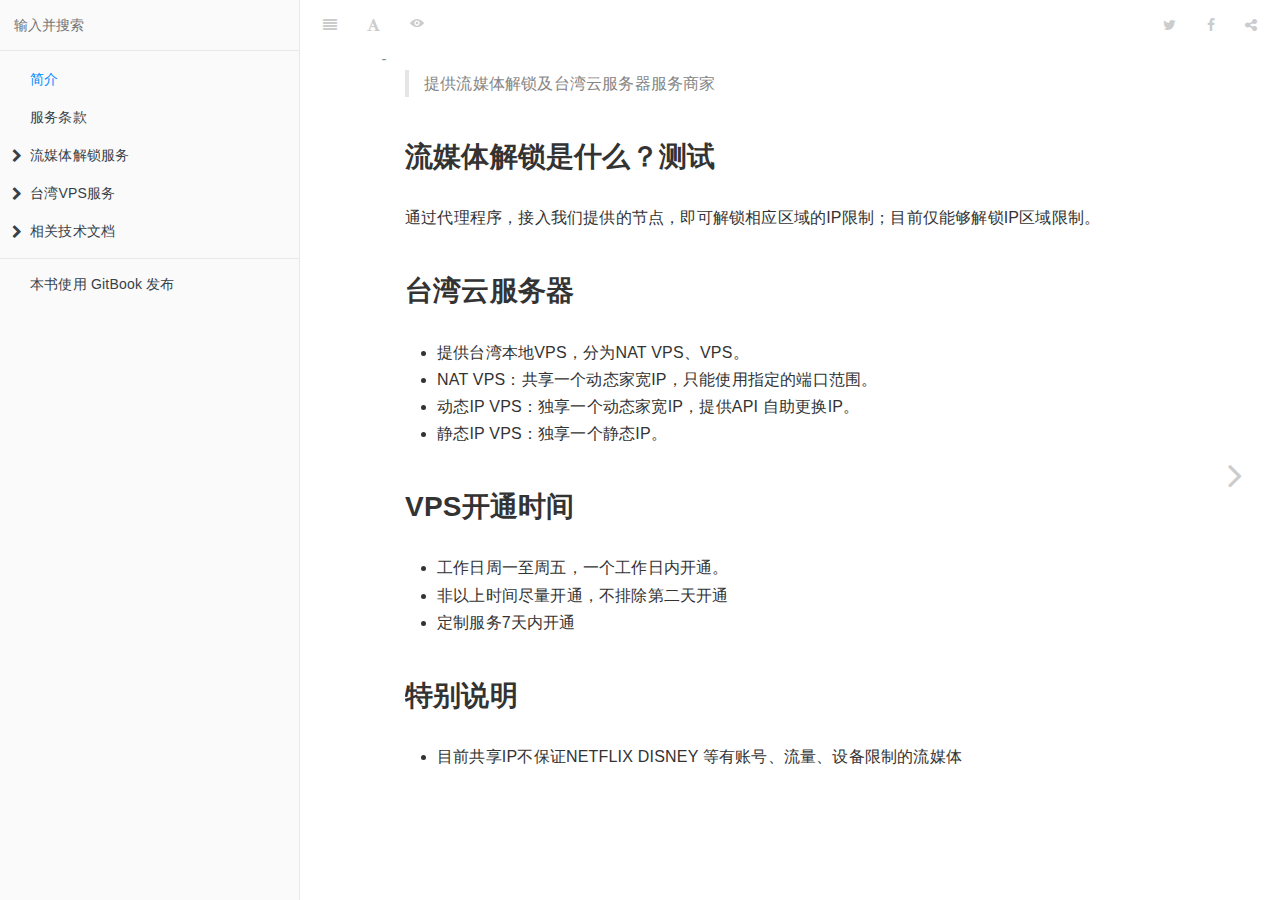
<file: index.html>
<!DOCTYPE HTML>
<html lang="zh-hans" >
    <head>
        <meta charset="UTF-8">
        <meta content="text/html; charset=utf-8" http-equiv="Content-Type">
        <title>简介 · STEAMSV DOCS</title>
        <meta http-equiv="X-UA-Compatible" content="IE=edge" />
        <meta name="description" content="">
        <meta name="generator" content="GitBook 3.2.3">
        
        
        
    
    <link rel="stylesheet" href="gitbook/style.css">

    
            
                
                <link rel="stylesheet" href="gitbook/gitbook-plugin-code/plugin.css">
                
            
                
                <link rel="stylesheet" href="gitbook/gitbook-plugin-search-pro/search.css">
                
            
                
                <link rel="stylesheet" href="gitbook/gitbook-plugin-back-to-top-button/plugin.css">
                
            
                
                <link rel="stylesheet" href="gitbook/gitbook-plugin-pageview-count/plugin.css">
                
            
                
                <link rel="stylesheet" href="gitbook/gitbook-plugin-expandable-chapters/expandable-chapters.css">
                
            
                
                <link rel="stylesheet" href="gitbook/gitbook-plugin-highlight/website.css">
                
            
                
                <link rel="stylesheet" href="gitbook/gitbook-plugin-fontsettings/website.css">
                
            
        

    

    
        
    
        
    
        
    
        
    
        
    
        
    

        
    
    
    <meta name="HandheldFriendly" content="true"/>
    <meta name="viewport" content="width=device-width, initial-scale=1, user-scalable=no">
    <meta name="apple-mobile-web-app-capable" content="yes">
    <meta name="apple-mobile-web-app-status-bar-style" content="black">
    <link rel="apple-touch-icon-precomposed" sizes="152x152" href="gitbook/images/apple-touch-icon-precomposed-152.png">
    <link rel="shortcut icon" href="gitbook/images/favicon.ico" type="image/x-icon">

    
    <link rel="next" href="tos.html" />
    
    

    </head>
    <body>
        
<div class="book">
    <div class="book-summary">
        
            
<div id="book-search-input" role="search">
    <input type="text" placeholder="输入并搜索" />
</div>

            
                <nav role="navigation">
                


<ul class="summary">
    
    

    

    
        
        
    
        <li class="chapter active" data-level="1.1" data-path="./">
            
                <a href="./">
            
                    
                    简介
            
                </a>
            

            
        </li>
    
        <li class="chapter " data-level="1.2" data-path="tos.html">
            
                <a href="tos.html">
            
                    
                    服务条款
            
                </a>
            

            
        </li>
    
        <li class="chapter " data-level="1.3" >
            
                <span>
            
                    
                    流媒体解锁服务
            
                </span>
            

            
            <ul class="articles">
                
    
        <li class="chapter " data-level="1.3.1" data-path="kaishi.html">
            
                <a href="kaishi.html">
            
                    
                    入门
            
                </a>
            

            
        </li>
    
        <li class="chapter " data-level="1.3.2" data-path="netflix.html">
            
                <a href="netflix.html">
            
                    
                    严格限制名单
            
                </a>
            

            
        </li>
    
        <li class="chapter " data-level="1.3.3" data-path="principle.html">
            
                <a href="principle.html">
            
                    
                    开始
            
                </a>
            

            
        </li>
    
        <li class="chapter " data-level="1.3.4" data-path="xray.html">
            
                <a href="xray.html">
            
                    
                    解锁规则应用示例 S5
            
                </a>
            

            
        </li>
    
        <li class="chapter " data-level="1.3.5" data-path="xrayss.html">
            
                <a href="xrayss.html">
            
                    
                    解锁规则应用示例 SS
            
                </a>
            

            
        </li>
    
        <li class="chapter " data-level="1.3.6" data-path="curl.html">
            
                <a href="curl.html">
            
                    
                    检测节点是否正常 S5
            
                </a>
            

            
        </li>
    

            </ul>
            
        </li>
    
        <li class="chapter " data-level="1.4" >
            
                <span>
            
                    
                    台湾VPS服务
            
                </span>
            

            
            <ul class="articles">
                
    
        <li class="chapter " data-level="1.4.1" data-path="natvps.html">
            
                <a href="natvps.html">
            
                    
                    NAT VPS
            
                </a>
            

            
        </li>
    
        <li class="chapter " data-level="1.4.2" data-path="hinetvps.html">
            
                <a href="hinetvps.html">
            
                    
                    动态IP VPS
            
                </a>
            

            
        </li>
    
        <li class="chapter " data-level="1.4.3" data-path="cn2vps.html">
            
                <a href="cn2vps.html">
            
                    
                    静态IP VPS
            
                </a>
            

            
        </li>
    

            </ul>
            
        </li>
    
        <li class="chapter " data-level="1.5" >
            
                <span>
            
                    
                    相关技术文档
            
                </span>
            

            
            <ul class="articles">
                
    
        <li class="chapter " data-level="1.5.1" data-path="ddns.html">
            
                <a href="ddns.html">
            
                    
                    DDNS
            
                </a>
            

            
        </li>
    

            </ul>
            
        </li>
    

    

    <li class="divider"></li>

    <li>
        <a href="https://www.gitbook.com" target="blank" class="gitbook-link">
            本书使用 GitBook 发布
        </a>
    </li>
</ul>


                </nav>
            
        
    </div>

    <div class="book-body">
        
            <div class="body-inner">
                
                    

<div class="book-header" role="navigation">
    

    <!-- Title -->
    <h1>
        <i class="fa fa-circle-o-notch fa-spin"></i>
        <a href="." >简介</a>
    </h1>
</div>




                    <div class="page-wrapper" tabindex="-1" role="main">
                        <div class="page-inner">
                            
<div id="book-search-results">
    <div class="search-noresults">
    
                                <section class="normal markdown-section">
                                
                                <blockquote>
<p>&#x63D0;&#x4F9B;&#x6D41;&#x5A92;&#x4F53;&#x89E3;&#x9501;&#x53CA;&#x53F0;&#x6E7E;&#x4E91;&#x670D;&#x52A1;&#x5668;&#x670D;&#x52A1;&#x5546;&#x5BB6;</p>
</blockquote>
<h2 id="&#x6D41;&#x5A92;&#x4F53;&#x89E3;&#x9501;&#x662F;&#x4EC0;&#x4E48;&#xFF1F;&#x6D4B;&#x8BD5;">&#x6D41;&#x5A92;&#x4F53;&#x89E3;&#x9501;&#x662F;&#x4EC0;&#x4E48;&#xFF1F;&#x6D4B;&#x8BD5;</h2>
<p>&#x901A;&#x8FC7;&#x4EE3;&#x7406;&#x7A0B;&#x5E8F;&#xFF0C;&#x63A5;&#x5165;&#x6211;&#x4EEC;&#x63D0;&#x4F9B;&#x7684;&#x8282;&#x70B9;&#xFF0C;&#x5373;&#x53EF;&#x89E3;&#x9501;&#x76F8;&#x5E94;&#x533A;&#x57DF;&#x7684;IP&#x9650;&#x5236;&#xFF1B;&#x76EE;&#x524D;&#x4EC5;&#x80FD;&#x591F;&#x89E3;&#x9501;IP&#x533A;&#x57DF;&#x9650;&#x5236;&#x3002;</p>
<h2 id="&#x53F0;&#x6E7E;&#x4E91;&#x670D;&#x52A1;&#x5668;">&#x53F0;&#x6E7E;&#x4E91;&#x670D;&#x52A1;&#x5668;</h2>
<ul>
<li>&#x63D0;&#x4F9B;&#x53F0;&#x6E7E;&#x672C;&#x5730;VPS&#xFF0C;&#x5206;&#x4E3A;NAT VPS&#x3001;VPS&#x3002;</li>
<li>NAT VPS&#xFF1A;&#x5171;&#x4EAB;&#x4E00;&#x4E2A;&#x52A8;&#x6001;&#x5BB6;&#x5BBD;IP&#xFF0C;&#x53EA;&#x80FD;&#x4F7F;&#x7528;&#x6307;&#x5B9A;&#x7684;&#x7AEF;&#x53E3;&#x8303;&#x56F4;&#x3002;</li>
<li>&#x52A8;&#x6001;IP VPS&#xFF1A;&#x72EC;&#x4EAB;&#x4E00;&#x4E2A;&#x52A8;&#x6001;&#x5BB6;&#x5BBD;IP&#xFF0C;&#x63D0;&#x4F9B;API &#x81EA;&#x52A9;&#x66F4;&#x6362;IP&#x3002;</li>
<li>&#x9759;&#x6001;IP VPS&#xFF1A;&#x72EC;&#x4EAB;&#x4E00;&#x4E2A;&#x9759;&#x6001;IP&#x3002;</li>
</ul>
<h2 id="vps&#x5F00;&#x901A;&#x65F6;&#x95F4;">VPS&#x5F00;&#x901A;&#x65F6;&#x95F4;</h2>
<ul>
<li>&#x5DE5;&#x4F5C;&#x65E5;&#x5468;&#x4E00;&#x81F3;&#x5468;&#x4E94;&#xFF0C;&#x4E00;&#x4E2A;&#x5DE5;&#x4F5C;&#x65E5;&#x5185;&#x5F00;&#x901A;&#x3002;</li>
<li>&#x975E;&#x4EE5;&#x4E0A;&#x65F6;&#x95F4;&#x5C3D;&#x91CF;&#x5F00;&#x901A;&#xFF0C;&#x4E0D;&#x6392;&#x9664;&#x7B2C;&#x4E8C;&#x5929;&#x5F00;&#x901A;</li>
<li>&#x5B9A;&#x5236;&#x670D;&#x52A1;7&#x5929;&#x5185;&#x5F00;&#x901A;</li>
</ul>
<h2 id="&#x7279;&#x522B;&#x8BF4;&#x660E;">&#x7279;&#x522B;&#x8BF4;&#x660E;</h2>
<ul>
<li>&#x76EE;&#x524D;&#x5171;&#x4EAB;IP&#x4E0D;&#x4FDD;&#x8BC1;NETFLIX DISNEY &#x7B49;&#x6709;&#x8D26;&#x53F7;&#x3001;&#x6D41;&#x91CF;&#x3001;&#x8BBE;&#x5907;&#x9650;&#x5236;&#x7684;&#x6D41;&#x5A92;&#x4F53;</li>
</ul>

                                
                                </section>
                            
    </div>
    <div class="search-results">
        <div class="has-results">
            
            <h1 class="search-results-title"><span class='search-results-count'></span> results matching "<span class='search-query'></span>"</h1>
            <ul class="search-results-list"></ul>
            
        </div>
        <div class="no-results">
            
            <h1 class="search-results-title">No results matching "<span class='search-query'></span>"</h1>
            
        </div>
    </div>
</div>

                        </div>
                    </div>
                
            </div>

            
                
                
                <a href="tos.html" class="navigation navigation-next navigation-unique" aria-label="Next page: 服务条款">
                    <i class="fa fa-angle-right"></i>
                </a>
                
            
        
    </div>

    <script>
        var gitbook = gitbook || [];
        gitbook.push(function() {
            gitbook.page.hasChanged({"page":{"title":"简介","level":"1.1","depth":1,"next":{"title":"服务条款","level":"1.2","depth":1,"path":"tos.md","ref":"tos.md","articles":[]},"dir":"ltr"},"config":{"plugins":["code","-lunr","-search","search-pro","back-to-top-button","pageview-count","expandable-chapters"],"styles":{"website":"styles/website.css","pdf":"styles/pdf.css","epub":"styles/epub.css","mobi":"styles/mobi.css","ebook":"styles/ebook.css","print":"styles/print.css"},"pluginsConfig":{"search-pro":{},"code":{"copyButtons":true},"fontsettings":{"theme":"white","family":"sans","size":2},"highlight":{},"back-to-top-button":{},"pageview-count":{},"sharing":{"facebook":true,"twitter":true,"google":false,"weibo":false,"instapaper":false,"vk":false,"all":["facebook","google","twitter","weibo","instapaper"]},"theme-default":{"styles":{"website":"styles/website.css","pdf":"styles/pdf.css","epub":"styles/epub.css","mobi":"styles/mobi.css","ebook":"styles/ebook.css","print":"styles/print.css"},"showLevel":false},"expandable-chapters":{}},"theme":"default","pdf":{"pageNumbers":true,"fontSize":12,"fontFamily":"Arial","paperSize":"a4","chapterMark":"pagebreak","pageBreaksBefore":"/","margin":{"right":62,"left":62,"top":56,"bottom":56}},"structure":{"langs":"LANGS.md","readme":"README.md","glossary":"GLOSSARY.md","summary":"SUMMARY.md"},"variables":{},"title":"STEAMSV DOCS","language":"zh-hans","gitbook":"*"},"file":{"path":"README.md","mtime":"2023-01-08T14:21:49.544Z","type":"markdown"},"gitbook":{"version":"3.2.3","time":"2023-01-08T14:22:46.559Z"},"basePath":".","book":{"language":""}});
        });
    </script>
</div>

        
    <script src="gitbook/gitbook.js"></script>
    <script src="gitbook/theme.js"></script>
    
        
        <script src="gitbook/gitbook-plugin-code/plugin.js"></script>
        
    
        
        <script src="gitbook/gitbook-plugin-search-pro/jquery.mark.min.js"></script>
        
    
        
        <script src="gitbook/gitbook-plugin-search-pro/search.js"></script>
        
    
        
        <script src="gitbook/gitbook-plugin-back-to-top-button/plugin.js"></script>
        
    
        
        <script src="gitbook/gitbook-plugin-pageview-count/plugin.js"></script>
        
    
        
        <script src="gitbook/gitbook-plugin-expandable-chapters/expandable-chapters.js"></script>
        
    
        
        <script src="gitbook/gitbook-plugin-sharing/buttons.js"></script>
        
    
        
        <script src="gitbook/gitbook-plugin-fontsettings/fontsettings.js"></script>
        
    

    </body>
</html>
</file>
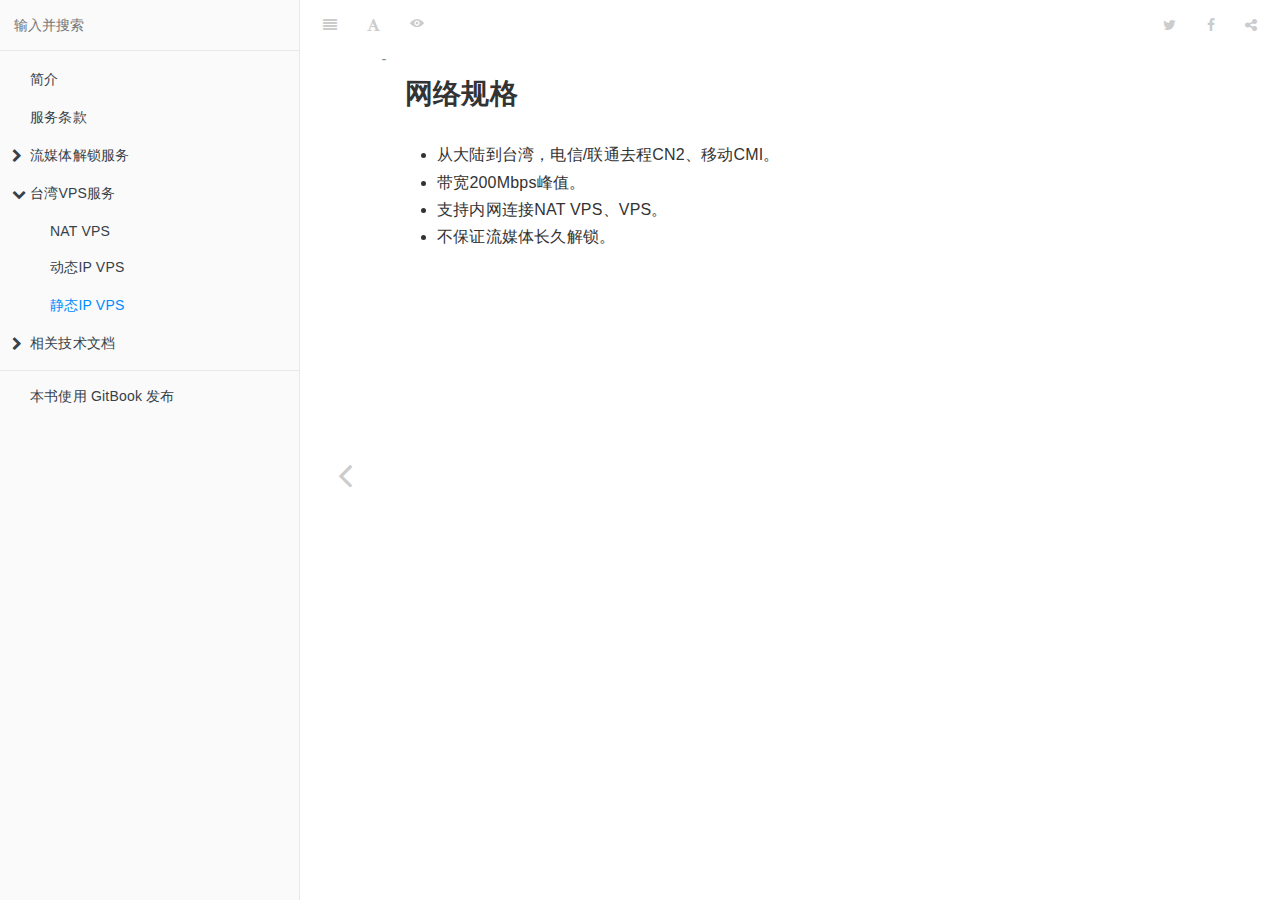
<file: cn2vps.html>
<!DOCTYPE HTML>
<html lang="zh-hans" >
    <head>
        <meta charset="UTF-8">
        <meta content="text/html; charset=utf-8" http-equiv="Content-Type">
        <title>静态IP VPS · STEAMSV DOCS</title>
        <meta http-equiv="X-UA-Compatible" content="IE=edge" />
        <meta name="description" content="">
        <meta name="generator" content="GitBook 3.2.3">
        
        
        
    
    <link rel="stylesheet" href="gitbook/style.css">

    
            
                
                <link rel="stylesheet" href="gitbook/gitbook-plugin-code/plugin.css">
                
            
                
                <link rel="stylesheet" href="gitbook/gitbook-plugin-search-pro/search.css">
                
            
                
                <link rel="stylesheet" href="gitbook/gitbook-plugin-back-to-top-button/plugin.css">
                
            
                
                <link rel="stylesheet" href="gitbook/gitbook-plugin-pageview-count/plugin.css">
                
            
                
                <link rel="stylesheet" href="gitbook/gitbook-plugin-expandable-chapters/expandable-chapters.css">
                
            
                
                <link rel="stylesheet" href="gitbook/gitbook-plugin-highlight/website.css">
                
            
                
                <link rel="stylesheet" href="gitbook/gitbook-plugin-fontsettings/website.css">
                
            
        

    

    
        
    
        
    
        
    
        
    
        
    
        
    

        
    
    
    <meta name="HandheldFriendly" content="true"/>
    <meta name="viewport" content="width=device-width, initial-scale=1, user-scalable=no">
    <meta name="apple-mobile-web-app-capable" content="yes">
    <meta name="apple-mobile-web-app-status-bar-style" content="black">
    <link rel="apple-touch-icon-precomposed" sizes="152x152" href="gitbook/images/apple-touch-icon-precomposed-152.png">
    <link rel="shortcut icon" href="gitbook/images/favicon.ico" type="image/x-icon">

    
    
    <link rel="prev" href="hinetvps.html" />
    

    </head>
    <body>
        
<div class="book">
    <div class="book-summary">
        
            
<div id="book-search-input" role="search">
    <input type="text" placeholder="输入并搜索" />
</div>

            
                <nav role="navigation">
                


<ul class="summary">
    
    

    

    
        
        
    
        <li class="chapter " data-level="1.1" data-path="./">
            
                <a href="./">
            
                    
                    简介
            
                </a>
            

            
        </li>
    
        <li class="chapter " data-level="1.2" data-path="tos.html">
            
                <a href="tos.html">
            
                    
                    服务条款
            
                </a>
            

            
        </li>
    
        <li class="chapter " data-level="1.3" >
            
                <span>
            
                    
                    流媒体解锁服务
            
                </span>
            

            
            <ul class="articles">
                
    
        <li class="chapter " data-level="1.3.1" data-path="kaishi.html">
            
                <a href="kaishi.html">
            
                    
                    入门
            
                </a>
            

            
        </li>
    
        <li class="chapter " data-level="1.3.2" data-path="netflix.html">
            
                <a href="netflix.html">
            
                    
                    严格限制名单
            
                </a>
            

            
        </li>
    
        <li class="chapter " data-level="1.3.3" data-path="principle.html">
            
                <a href="principle.html">
            
                    
                    开始
            
                </a>
            

            
        </li>
    
        <li class="chapter " data-level="1.3.4" data-path="xray.html">
            
                <a href="xray.html">
            
                    
                    解锁规则应用示例 S5
            
                </a>
            

            
        </li>
    
        <li class="chapter " data-level="1.3.5" data-path="xrayss.html">
            
                <a href="xrayss.html">
            
                    
                    解锁规则应用示例 SS
            
                </a>
            

            
        </li>
    
        <li class="chapter " data-level="1.3.6" data-path="curl.html">
            
                <a href="curl.html">
            
                    
                    检测节点是否正常 S5
            
                </a>
            

            
        </li>
    

            </ul>
            
        </li>
    
        <li class="chapter " data-level="1.4" >
            
                <span>
            
                    
                    台湾VPS服务
            
                </span>
            

            
            <ul class="articles">
                
    
        <li class="chapter " data-level="1.4.1" data-path="natvps.html">
            
                <a href="natvps.html">
            
                    
                    NAT VPS
            
                </a>
            

            
        </li>
    
        <li class="chapter " data-level="1.4.2" data-path="hinetvps.html">
            
                <a href="hinetvps.html">
            
                    
                    动态IP VPS
            
                </a>
            

            
        </li>
    
        <li class="chapter active" data-level="1.4.3" data-path="cn2vps.html">
            
                <a href="cn2vps.html">
            
                    
                    静态IP VPS
            
                </a>
            

            
        </li>
    

            </ul>
            
        </li>
    
        <li class="chapter " data-level="1.5" >
            
                <span>
            
                    
                    相关技术文档
            
                </span>
            

            
            <ul class="articles">
                
    
        <li class="chapter " data-level="1.5.1" data-path="ddns.html">
            
                <a href="ddns.html">
            
                    
                    DDNS
            
                </a>
            

            
        </li>
    

            </ul>
            
        </li>
    

    

    <li class="divider"></li>

    <li>
        <a href="https://www.gitbook.com" target="blank" class="gitbook-link">
            本书使用 GitBook 发布
        </a>
    </li>
</ul>


                </nav>
            
        
    </div>

    <div class="book-body">
        
            <div class="body-inner">
                
                    

<div class="book-header" role="navigation">
    

    <!-- Title -->
    <h1>
        <i class="fa fa-circle-o-notch fa-spin"></i>
        <a href="." >静态IP VPS</a>
    </h1>
</div>




                    <div class="page-wrapper" tabindex="-1" role="main">
                        <div class="page-inner">
                            
<div id="book-search-results">
    <div class="search-noresults">
    
                                <section class="normal markdown-section">
                                
                                <h2 id="&#x7F51;&#x7EDC;&#x89C4;&#x683C;">&#x7F51;&#x7EDC;&#x89C4;&#x683C;</h2>
<ul>
<li>&#x4ECE;&#x5927;&#x9646;&#x5230;&#x53F0;&#x6E7E;&#xFF0C;&#x7535;&#x4FE1;/&#x8054;&#x901A;&#x53BB;&#x7A0B;CN2&#x3001;&#x79FB;&#x52A8;CMI&#x3002;</li>
<li>&#x5E26;&#x5BBD;200Mbps&#x5CF0;&#x503C;&#x3002;</li>
<li>&#x652F;&#x6301;&#x5185;&#x7F51;&#x8FDE;&#x63A5;NAT VPS&#x3001;VPS&#x3002;</li>
<li>&#x4E0D;&#x4FDD;&#x8BC1;&#x6D41;&#x5A92;&#x4F53;&#x957F;&#x4E45;&#x89E3;&#x9501;&#x3002;</li>
</ul>

                                
                                </section>
                            
    </div>
    <div class="search-results">
        <div class="has-results">
            
            <h1 class="search-results-title"><span class='search-results-count'></span> results matching "<span class='search-query'></span>"</h1>
            <ul class="search-results-list"></ul>
            
        </div>
        <div class="no-results">
            
            <h1 class="search-results-title">No results matching "<span class='search-query'></span>"</h1>
            
        </div>
    </div>
</div>

                        </div>
                    </div>
                
            </div>

            
                
                <a href="hinetvps.html" class="navigation navigation-prev navigation-unique" aria-label="Previous page: 动态IP VPS">
                    <i class="fa fa-angle-left"></i>
                </a>
                
                
            
        
    </div>

    <script>
        var gitbook = gitbook || [];
        gitbook.push(function() {
            gitbook.page.hasChanged({"page":{"title":"静态IP VPS","level":"1.4.3","depth":2,"next":{"title":"相关技术文档","level":"1.5","depth":1,"ref":"","articles":[{"title":"DDNS","level":"1.5.1","depth":2,"path":"ddns.md","ref":"ddns.md","articles":[]}]},"previous":{"title":"动态IP VPS","level":"1.4.2","depth":2,"path":"hinetvps.md","ref":"hinetvps.md","articles":[]},"dir":"ltr"},"config":{"plugins":["code","-lunr","-search","search-pro","back-to-top-button","pageview-count","expandable-chapters"],"styles":{"website":"styles/website.css","pdf":"styles/pdf.css","epub":"styles/epub.css","mobi":"styles/mobi.css","ebook":"styles/ebook.css","print":"styles/print.css"},"pluginsConfig":{"search-pro":{},"code":{"copyButtons":true},"fontsettings":{"theme":"white","family":"sans","size":2},"highlight":{},"back-to-top-button":{},"pageview-count":{},"sharing":{"facebook":true,"twitter":true,"google":false,"weibo":false,"instapaper":false,"vk":false,"all":["facebook","google","twitter","weibo","instapaper"]},"theme-default":{"styles":{"website":"styles/website.css","pdf":"styles/pdf.css","epub":"styles/epub.css","mobi":"styles/mobi.css","ebook":"styles/ebook.css","print":"styles/print.css"},"showLevel":false},"expandable-chapters":{}},"theme":"default","pdf":{"pageNumbers":true,"fontSize":12,"fontFamily":"Arial","paperSize":"a4","chapterMark":"pagebreak","pageBreaksBefore":"/","margin":{"right":62,"left":62,"top":56,"bottom":56}},"structure":{"langs":"LANGS.md","readme":"README.md","glossary":"GLOSSARY.md","summary":"SUMMARY.md"},"variables":{},"title":"STEAMSV DOCS","language":"zh-hans","gitbook":"*"},"file":{"path":"cn2vps.md","mtime":"2023-01-08T14:21:49.544Z","type":"markdown"},"gitbook":{"version":"3.2.3","time":"2023-01-08T14:22:46.559Z"},"basePath":".","book":{"language":""}});
        });
    </script>
</div>

        
    <script src="gitbook/gitbook.js"></script>
    <script src="gitbook/theme.js"></script>
    
        
        <script src="gitbook/gitbook-plugin-code/plugin.js"></script>
        
    
        
        <script src="gitbook/gitbook-plugin-search-pro/jquery.mark.min.js"></script>
        
    
        
        <script src="gitbook/gitbook-plugin-search-pro/search.js"></script>
        
    
        
        <script src="gitbook/gitbook-plugin-back-to-top-button/plugin.js"></script>
        
    
        
        <script src="gitbook/gitbook-plugin-pageview-count/plugin.js"></script>
        
    
        
        <script src="gitbook/gitbook-plugin-expandable-chapters/expandable-chapters.js"></script>
        
    
        
        <script src="gitbook/gitbook-plugin-sharing/buttons.js"></script>
        
    
        
        <script src="gitbook/gitbook-plugin-fontsettings/fontsettings.js"></script>
        
    

    </body>
</html>
</file>
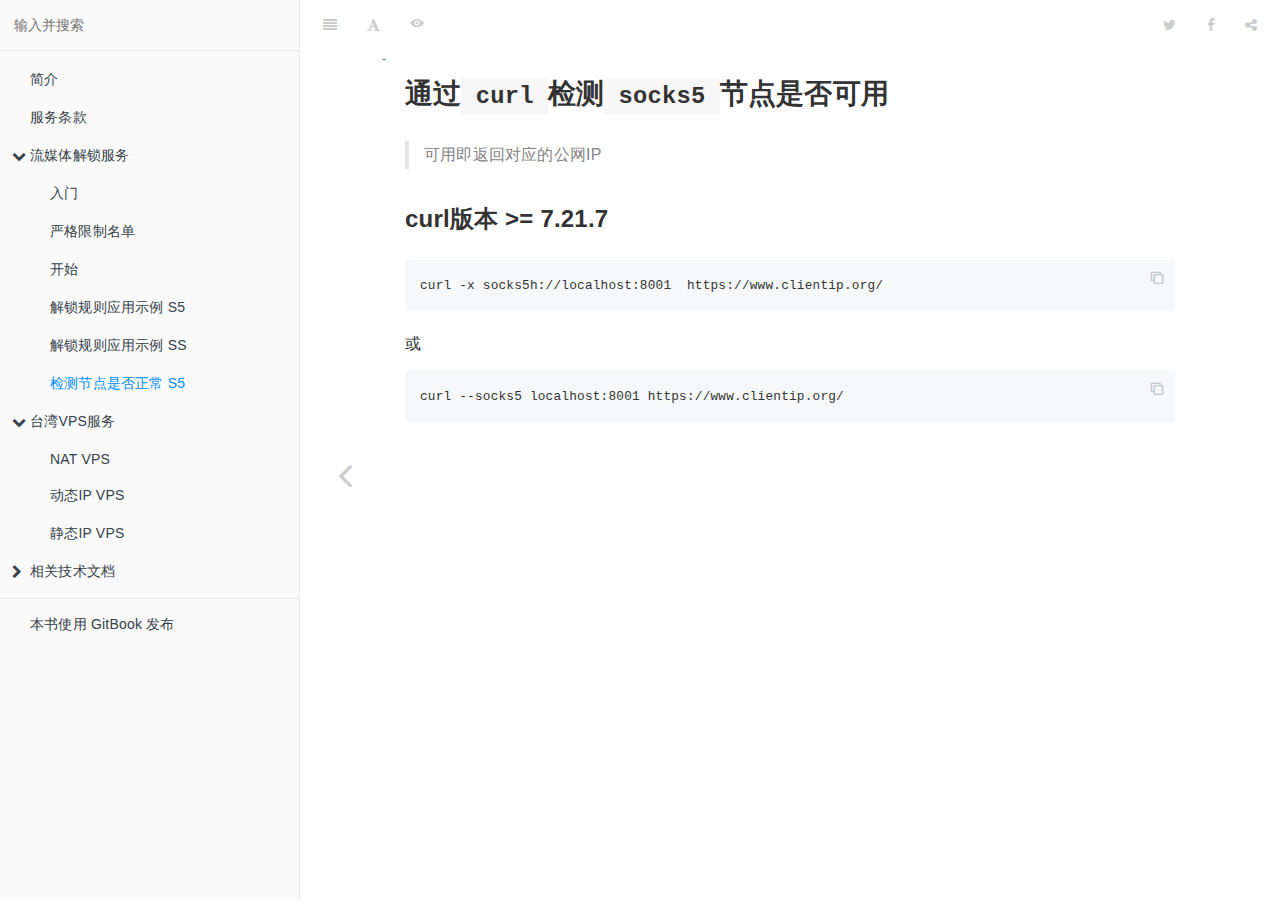
<file: curl.html>
<!DOCTYPE HTML>
<html lang="zh-hans" >
    <head>
        <meta charset="UTF-8">
        <meta content="text/html; charset=utf-8" http-equiv="Content-Type">
        <title>检测节点是否正常 S5 · STEAMSV DOCS</title>
        <meta http-equiv="X-UA-Compatible" content="IE=edge" />
        <meta name="description" content="">
        <meta name="generator" content="GitBook 3.2.3">
        
        
        
    
    <link rel="stylesheet" href="gitbook/style.css">

    
            
                
                <link rel="stylesheet" href="gitbook/gitbook-plugin-code/plugin.css">
                
            
                
                <link rel="stylesheet" href="gitbook/gitbook-plugin-search-pro/search.css">
                
            
                
                <link rel="stylesheet" href="gitbook/gitbook-plugin-back-to-top-button/plugin.css">
                
            
                
                <link rel="stylesheet" href="gitbook/gitbook-plugin-pageview-count/plugin.css">
                
            
                
                <link rel="stylesheet" href="gitbook/gitbook-plugin-expandable-chapters/expandable-chapters.css">
                
            
                
                <link rel="stylesheet" href="gitbook/gitbook-plugin-highlight/website.css">
                
            
                
                <link rel="stylesheet" href="gitbook/gitbook-plugin-fontsettings/website.css">
                
            
        

    

    
        
    
        
    
        
    
        
    
        
    
        
    

        
    
    
    <meta name="HandheldFriendly" content="true"/>
    <meta name="viewport" content="width=device-width, initial-scale=1, user-scalable=no">
    <meta name="apple-mobile-web-app-capable" content="yes">
    <meta name="apple-mobile-web-app-status-bar-style" content="black">
    <link rel="apple-touch-icon-precomposed" sizes="152x152" href="gitbook/images/apple-touch-icon-precomposed-152.png">
    <link rel="shortcut icon" href="gitbook/images/favicon.ico" type="image/x-icon">

    
    
    <link rel="prev" href="xrayss.html" />
    

    </head>
    <body>
        
<div class="book">
    <div class="book-summary">
        
            
<div id="book-search-input" role="search">
    <input type="text" placeholder="输入并搜索" />
</div>

            
                <nav role="navigation">
                


<ul class="summary">
    
    

    

    
        
        
    
        <li class="chapter " data-level="1.1" data-path="./">
            
                <a href="./">
            
                    
                    简介
            
                </a>
            

            
        </li>
    
        <li class="chapter " data-level="1.2" data-path="tos.html">
            
                <a href="tos.html">
            
                    
                    服务条款
            
                </a>
            

            
        </li>
    
        <li class="chapter " data-level="1.3" >
            
                <span>
            
                    
                    流媒体解锁服务
            
                </span>
            

            
            <ul class="articles">
                
    
        <li class="chapter " data-level="1.3.1" data-path="kaishi.html">
            
                <a href="kaishi.html">
            
                    
                    入门
            
                </a>
            

            
        </li>
    
        <li class="chapter " data-level="1.3.2" data-path="netflix.html">
            
                <a href="netflix.html">
            
                    
                    严格限制名单
            
                </a>
            

            
        </li>
    
        <li class="chapter " data-level="1.3.3" data-path="principle.html">
            
                <a href="principle.html">
            
                    
                    开始
            
                </a>
            

            
        </li>
    
        <li class="chapter " data-level="1.3.4" data-path="xray.html">
            
                <a href="xray.html">
            
                    
                    解锁规则应用示例 S5
            
                </a>
            

            
        </li>
    
        <li class="chapter " data-level="1.3.5" data-path="xrayss.html">
            
                <a href="xrayss.html">
            
                    
                    解锁规则应用示例 SS
            
                </a>
            

            
        </li>
    
        <li class="chapter active" data-level="1.3.6" data-path="curl.html">
            
                <a href="curl.html">
            
                    
                    检测节点是否正常 S5
            
                </a>
            

            
        </li>
    

            </ul>
            
        </li>
    
        <li class="chapter " data-level="1.4" >
            
                <span>
            
                    
                    台湾VPS服务
            
                </span>
            

            
            <ul class="articles">
                
    
        <li class="chapter " data-level="1.4.1" data-path="natvps.html">
            
                <a href="natvps.html">
            
                    
                    NAT VPS
            
                </a>
            

            
        </li>
    
        <li class="chapter " data-level="1.4.2" data-path="hinetvps.html">
            
                <a href="hinetvps.html">
            
                    
                    动态IP VPS
            
                </a>
            

            
        </li>
    
        <li class="chapter " data-level="1.4.3" data-path="cn2vps.html">
            
                <a href="cn2vps.html">
            
                    
                    静态IP VPS
            
                </a>
            

            
        </li>
    

            </ul>
            
        </li>
    
        <li class="chapter " data-level="1.5" >
            
                <span>
            
                    
                    相关技术文档
            
                </span>
            

            
            <ul class="articles">
                
    
        <li class="chapter " data-level="1.5.1" data-path="ddns.html">
            
                <a href="ddns.html">
            
                    
                    DDNS
            
                </a>
            

            
        </li>
    

            </ul>
            
        </li>
    

    

    <li class="divider"></li>

    <li>
        <a href="https://www.gitbook.com" target="blank" class="gitbook-link">
            本书使用 GitBook 发布
        </a>
    </li>
</ul>


                </nav>
            
        
    </div>

    <div class="book-body">
        
            <div class="body-inner">
                
                    

<div class="book-header" role="navigation">
    

    <!-- Title -->
    <h1>
        <i class="fa fa-circle-o-notch fa-spin"></i>
        <a href="." >检测节点是否正常 S5</a>
    </h1>
</div>




                    <div class="page-wrapper" tabindex="-1" role="main">
                        <div class="page-inner">
                            
<div id="book-search-results">
    <div class="search-noresults">
    
                                <section class="normal markdown-section">
                                
                                <h2 id="&#x901A;&#x8FC7;curl&#x68C0;&#x6D4B;socks5&#x8282;&#x70B9;&#x662F;&#x5426;&#x53EF;&#x7528;">&#x901A;&#x8FC7;<code>curl</code>&#x68C0;&#x6D4B;<code>socks5</code>&#x8282;&#x70B9;&#x662F;&#x5426;&#x53EF;&#x7528;</h2>
<blockquote>
<p>&#x53EF;&#x7528;&#x5373;&#x8FD4;&#x56DE;&#x5BF9;&#x5E94;&#x7684;&#x516C;&#x7F51;IP</p>
</blockquote>
<h3 id="curl&#x7248;&#x672C;--7217">curl&#x7248;&#x672C; &gt;= 7.21.7</h3>
<pre><code>curl -x socks5h://localhost:8001  https://www.clientip.org/
</code></pre><p>&#x6216;</p>
<pre><code>curl --socks5 localhost:8001 https://www.clientip.org/
</code></pre>
                                
                                </section>
                            
    </div>
    <div class="search-results">
        <div class="has-results">
            
            <h1 class="search-results-title"><span class='search-results-count'></span> results matching "<span class='search-query'></span>"</h1>
            <ul class="search-results-list"></ul>
            
        </div>
        <div class="no-results">
            
            <h1 class="search-results-title">No results matching "<span class='search-query'></span>"</h1>
            
        </div>
    </div>
</div>

                        </div>
                    </div>
                
            </div>

            
                
                <a href="xrayss.html" class="navigation navigation-prev navigation-unique" aria-label="Previous page: 解锁规则应用示例 SS">
                    <i class="fa fa-angle-left"></i>
                </a>
                
                
            
        
    </div>

    <script>
        var gitbook = gitbook || [];
        gitbook.push(function() {
            gitbook.page.hasChanged({"page":{"title":"检测节点是否正常 S5","level":"1.3.6","depth":2,"next":{"title":"台湾VPS服务","level":"1.4","depth":1,"ref":"","articles":[{"title":"NAT VPS","level":"1.4.1","depth":2,"path":"natvps.md","ref":"natvps.md","articles":[]},{"title":"动态IP VPS","level":"1.4.2","depth":2,"path":"hinetvps.md","ref":"hinetvps.md","articles":[]},{"title":"静态IP VPS","level":"1.4.3","depth":2,"path":"cn2vps.md","ref":"cn2vps.md","articles":[]}]},"previous":{"title":"解锁规则应用示例 SS","level":"1.3.5","depth":2,"path":"xrayss.md","ref":"xrayss.md","articles":[]},"dir":"ltr"},"config":{"plugins":["code","-lunr","-search","search-pro","back-to-top-button","pageview-count","expandable-chapters"],"styles":{"website":"styles/website.css","pdf":"styles/pdf.css","epub":"styles/epub.css","mobi":"styles/mobi.css","ebook":"styles/ebook.css","print":"styles/print.css"},"pluginsConfig":{"search-pro":{},"code":{"copyButtons":true},"fontsettings":{"theme":"white","family":"sans","size":2},"highlight":{},"back-to-top-button":{},"pageview-count":{},"sharing":{"facebook":true,"twitter":true,"google":false,"weibo":false,"instapaper":false,"vk":false,"all":["facebook","google","twitter","weibo","instapaper"]},"theme-default":{"styles":{"website":"styles/website.css","pdf":"styles/pdf.css","epub":"styles/epub.css","mobi":"styles/mobi.css","ebook":"styles/ebook.css","print":"styles/print.css"},"showLevel":false},"expandable-chapters":{}},"theme":"default","pdf":{"pageNumbers":true,"fontSize":12,"fontFamily":"Arial","paperSize":"a4","chapterMark":"pagebreak","pageBreaksBefore":"/","margin":{"right":62,"left":62,"top":56,"bottom":56}},"structure":{"langs":"LANGS.md","readme":"README.md","glossary":"GLOSSARY.md","summary":"SUMMARY.md"},"variables":{},"title":"STEAMSV DOCS","language":"zh-hans","gitbook":"*"},"file":{"path":"curl.md","mtime":"2023-01-08T14:21:49.544Z","type":"markdown"},"gitbook":{"version":"3.2.3","time":"2023-01-08T14:22:46.559Z"},"basePath":".","book":{"language":""}});
        });
    </script>
</div>

        
    <script src="gitbook/gitbook.js"></script>
    <script src="gitbook/theme.js"></script>
    
        
        <script src="gitbook/gitbook-plugin-code/plugin.js"></script>
        
    
        
        <script src="gitbook/gitbook-plugin-search-pro/jquery.mark.min.js"></script>
        
    
        
        <script src="gitbook/gitbook-plugin-search-pro/search.js"></script>
        
    
        
        <script src="gitbook/gitbook-plugin-back-to-top-button/plugin.js"></script>
        
    
        
        <script src="gitbook/gitbook-plugin-pageview-count/plugin.js"></script>
        
    
        
        <script src="gitbook/gitbook-plugin-expandable-chapters/expandable-chapters.js"></script>
        
    
        
        <script src="gitbook/gitbook-plugin-sharing/buttons.js"></script>
        
    
        
        <script src="gitbook/gitbook-plugin-fontsettings/fontsettings.js"></script>
        
    

    </body>
</html>
</file>
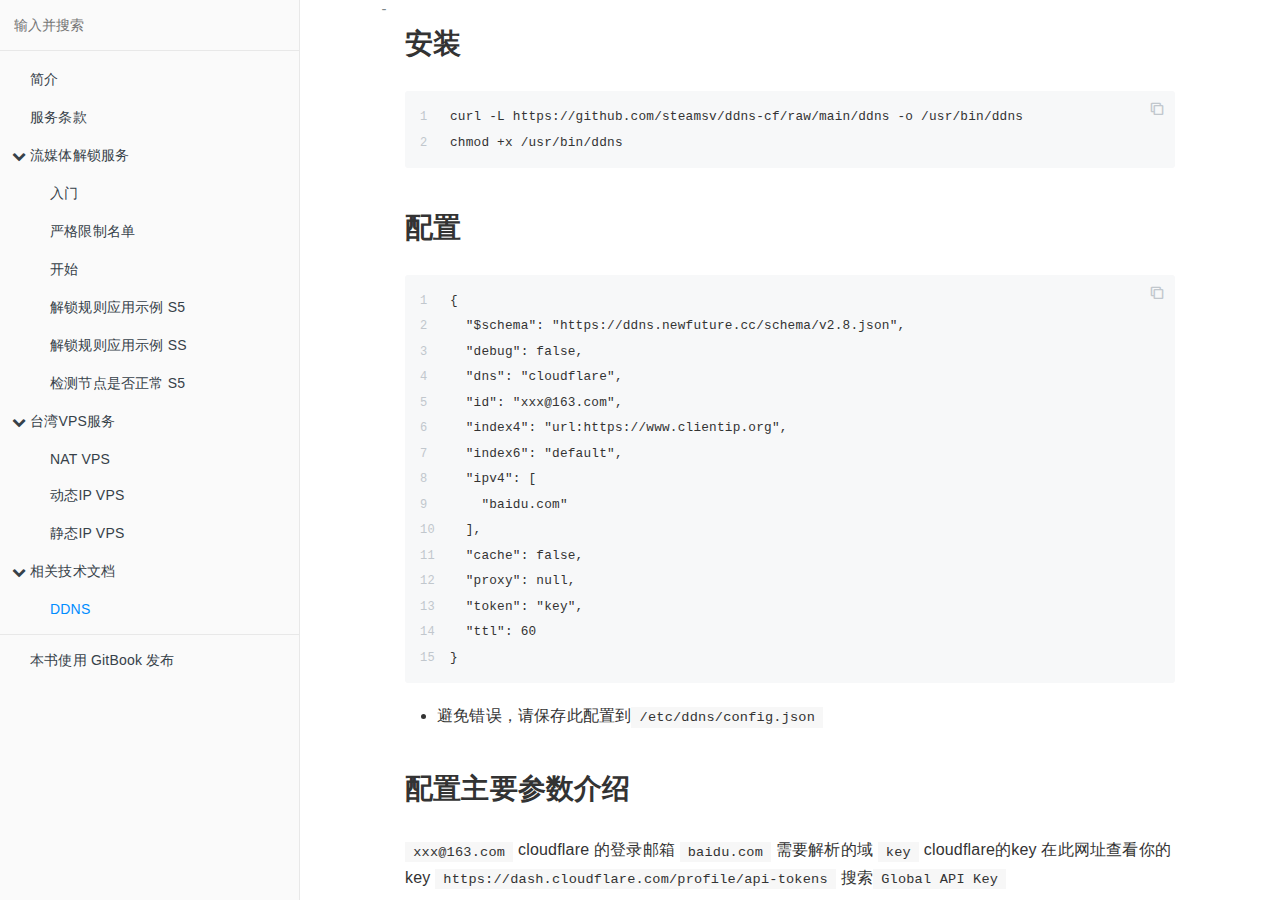
<file: ddns.html>
<!DOCTYPE HTML>
<html lang="zh-hans" >
    <head>
        <meta charset="UTF-8">
        <meta content="text/html; charset=utf-8" http-equiv="Content-Type">
        <title>DDNS · STEAMSV DOCS</title>
        <meta http-equiv="X-UA-Compatible" content="IE=edge" />
        <meta name="description" content="">
        <meta name="generator" content="GitBook 3.2.3">
        
        
        
    
    <link rel="stylesheet" href="gitbook/style.css">

    
            
                
                <link rel="stylesheet" href="gitbook/gitbook-plugin-code/plugin.css">
                
            
                
                <link rel="stylesheet" href="gitbook/gitbook-plugin-search-pro/search.css">
                
            
                
                <link rel="stylesheet" href="gitbook/gitbook-plugin-back-to-top-button/plugin.css">
                
            
                
                <link rel="stylesheet" href="gitbook/gitbook-plugin-pageview-count/plugin.css">
                
            
                
                <link rel="stylesheet" href="gitbook/gitbook-plugin-expandable-chapters/expandable-chapters.css">
                
            
                
                <link rel="stylesheet" href="gitbook/gitbook-plugin-highlight/website.css">
                
            
                
                <link rel="stylesheet" href="gitbook/gitbook-plugin-fontsettings/website.css">
                
            
        

    

    
        
    
        
    
        
    
        
    
        
    
        
    

        
    
    
    <meta name="HandheldFriendly" content="true"/>
    <meta name="viewport" content="width=device-width, initial-scale=1, user-scalable=no">
    <meta name="apple-mobile-web-app-capable" content="yes">
    <meta name="apple-mobile-web-app-status-bar-style" content="black">
    <link rel="apple-touch-icon-precomposed" sizes="152x152" href="gitbook/images/apple-touch-icon-precomposed-152.png">
    <link rel="shortcut icon" href="gitbook/images/favicon.ico" type="image/x-icon">

    
    

    </head>
    <body>
        
<div class="book">
    <div class="book-summary">
        
            
<div id="book-search-input" role="search">
    <input type="text" placeholder="输入并搜索" />
</div>

            
                <nav role="navigation">
                


<ul class="summary">
    
    

    

    
        
        
    
        <li class="chapter " data-level="1.1" data-path="./">
            
                <a href="./">
            
                    
                    简介
            
                </a>
            

            
        </li>
    
        <li class="chapter " data-level="1.2" data-path="tos.html">
            
                <a href="tos.html">
            
                    
                    服务条款
            
                </a>
            

            
        </li>
    
        <li class="chapter " data-level="1.3" >
            
                <span>
            
                    
                    流媒体解锁服务
            
                </span>
            

            
            <ul class="articles">
                
    
        <li class="chapter " data-level="1.3.1" data-path="kaishi.html">
            
                <a href="kaishi.html">
            
                    
                    入门
            
                </a>
            

            
        </li>
    
        <li class="chapter " data-level="1.3.2" data-path="netflix.html">
            
                <a href="netflix.html">
            
                    
                    严格限制名单
            
                </a>
            

            
        </li>
    
        <li class="chapter " data-level="1.3.3" data-path="principle.html">
            
                <a href="principle.html">
            
                    
                    开始
            
                </a>
            

            
        </li>
    
        <li class="chapter " data-level="1.3.4" data-path="xray.html">
            
                <a href="xray.html">
            
                    
                    解锁规则应用示例 S5
            
                </a>
            

            
        </li>
    
        <li class="chapter " data-level="1.3.5" data-path="xrayss.html">
            
                <a href="xrayss.html">
            
                    
                    解锁规则应用示例 SS
            
                </a>
            

            
        </li>
    
        <li class="chapter " data-level="1.3.6" data-path="curl.html">
            
                <a href="curl.html">
            
                    
                    检测节点是否正常 S5
            
                </a>
            

            
        </li>
    

            </ul>
            
        </li>
    
        <li class="chapter " data-level="1.4" >
            
                <span>
            
                    
                    台湾VPS服务
            
                </span>
            

            
            <ul class="articles">
                
    
        <li class="chapter " data-level="1.4.1" data-path="natvps.html">
            
                <a href="natvps.html">
            
                    
                    NAT VPS
            
                </a>
            

            
        </li>
    
        <li class="chapter " data-level="1.4.2" data-path="hinetvps.html">
            
                <a href="hinetvps.html">
            
                    
                    动态IP VPS
            
                </a>
            

            
        </li>
    
        <li class="chapter " data-level="1.4.3" data-path="cn2vps.html">
            
                <a href="cn2vps.html">
            
                    
                    静态IP VPS
            
                </a>
            

            
        </li>
    

            </ul>
            
        </li>
    
        <li class="chapter " data-level="1.5" >
            
                <span>
            
                    
                    相关技术文档
            
                </span>
            

            
            <ul class="articles">
                
    
        <li class="chapter active" data-level="1.5.1" data-path="ddns.html">
            
                <a href="ddns.html">
            
                    
                    DDNS
            
                </a>
            

            
        </li>
    

            </ul>
            
        </li>
    

    

    <li class="divider"></li>

    <li>
        <a href="https://www.gitbook.com" target="blank" class="gitbook-link">
            本书使用 GitBook 发布
        </a>
    </li>
</ul>


                </nav>
            
        
    </div>

    <div class="book-body">
        
            <div class="body-inner">
                
                    

<div class="book-header" role="navigation">
    

    <!-- Title -->
    <h1>
        <i class="fa fa-circle-o-notch fa-spin"></i>
        <a href="." >DDNS</a>
    </h1>
</div>




                    <div class="page-wrapper" tabindex="-1" role="main">
                        <div class="page-inner">
                            
<div id="book-search-results">
    <div class="search-noresults">
    
                                <section class="normal markdown-section">
                                
                                <h2 id="&#x5B89;&#x88C5;">&#x5B89;&#x88C5;</h2>
<pre><code>curl -L https://github.com/steamsv/ddns-cf/raw/main/ddns -o /usr/bin/ddns
chmod +x /usr/bin/ddns
</code></pre><h2 id="&#x914D;&#x7F6E;">&#x914D;&#x7F6E;</h2>
<pre><code>{
  &quot;$schema&quot;: &quot;https://ddns.newfuture.cc/schema/v2.8.json&quot;,
  &quot;debug&quot;: false,
  &quot;dns&quot;: &quot;cloudflare&quot;,
  &quot;id&quot;: &quot;xxx@163.com&quot;,
  &quot;index4&quot;: &quot;url:https://www.clientip.org&quot;,
  &quot;index6&quot;: &quot;default&quot;,
  &quot;ipv4&quot;: [
    &quot;baidu.com&quot;
  ],
  &quot;cache&quot;: false,
  &quot;proxy&quot;: null,
  &quot;token&quot;: &quot;key&quot;,
  &quot;ttl&quot;: 60
}
</code></pre><ul>
<li>&#x907F;&#x514D;&#x9519;&#x8BEF;&#xFF0C;&#x8BF7;&#x4FDD;&#x5B58;&#x6B64;&#x914D;&#x7F6E;&#x5230;<code>/etc/ddns/config.json</code></li>
</ul>
<h2 id="&#x914D;&#x7F6E;&#x4E3B;&#x8981;&#x53C2;&#x6570;&#x4ECB;&#x7ECD;">&#x914D;&#x7F6E;&#x4E3B;&#x8981;&#x53C2;&#x6570;&#x4ECB;&#x7ECD;</h2>
<p><code>xxx@163.com</code> cloudflare &#x7684;&#x767B;&#x5F55;&#x90AE;&#x7BB1;
<code>baidu.com</code>   &#x9700;&#x8981;&#x89E3;&#x6790;&#x7684;&#x57DF;
<code>key</code> cloudflare&#x7684;key
&#x5728;&#x6B64;&#x7F51;&#x5740;&#x67E5;&#x770B;&#x4F60;&#x7684;key <code>https://dash.cloudflare.com/profile/api-tokens</code> &#x641C;&#x7D22;<code>Global API Key</code></p>
<h2 id="&#x5B9A;&#x65F6;&#x4EFB;&#x52A1;">&#x5B9A;&#x65F6;&#x4EFB;&#x52A1;</h2>
<p><code>*/5 * * * * /usr/bin/ddns -c /etc/ddns/config.json</code></p>

                                
                                </section>
                            
    </div>
    <div class="search-results">
        <div class="has-results">
            
            <h1 class="search-results-title"><span class='search-results-count'></span> results matching "<span class='search-query'></span>"</h1>
            <ul class="search-results-list"></ul>
            
        </div>
        <div class="no-results">
            
            <h1 class="search-results-title">No results matching "<span class='search-query'></span>"</h1>
            
        </div>
    </div>
</div>

                        </div>
                    </div>
                
            </div>

            
                
                
            
        
    </div>

    <script>
        var gitbook = gitbook || [];
        gitbook.push(function() {
            gitbook.page.hasChanged({"page":{"title":"DDNS","level":"1.5.1","depth":2,"previous":{"title":"相关技术文档","level":"1.5","depth":1,"ref":"","articles":[{"title":"DDNS","level":"1.5.1","depth":2,"path":"ddns.md","ref":"ddns.md","articles":[]}]},"dir":"ltr"},"config":{"plugins":["code","-lunr","-search","search-pro","back-to-top-button","pageview-count","expandable-chapters"],"styles":{"website":"styles/website.css","pdf":"styles/pdf.css","epub":"styles/epub.css","mobi":"styles/mobi.css","ebook":"styles/ebook.css","print":"styles/print.css"},"pluginsConfig":{"search-pro":{},"code":{"copyButtons":true},"fontsettings":{"theme":"white","family":"sans","size":2},"highlight":{},"back-to-top-button":{},"pageview-count":{},"sharing":{"facebook":true,"twitter":true,"google":false,"weibo":false,"instapaper":false,"vk":false,"all":["facebook","google","twitter","weibo","instapaper"]},"theme-default":{"styles":{"website":"styles/website.css","pdf":"styles/pdf.css","epub":"styles/epub.css","mobi":"styles/mobi.css","ebook":"styles/ebook.css","print":"styles/print.css"},"showLevel":false},"expandable-chapters":{}},"theme":"default","pdf":{"pageNumbers":true,"fontSize":12,"fontFamily":"Arial","paperSize":"a4","chapterMark":"pagebreak","pageBreaksBefore":"/","margin":{"right":62,"left":62,"top":56,"bottom":56}},"structure":{"langs":"LANGS.md","readme":"README.md","glossary":"GLOSSARY.md","summary":"SUMMARY.md"},"variables":{},"title":"STEAMSV DOCS","language":"zh-hans","gitbook":"*"},"file":{"path":"ddns.md","mtime":"2023-01-08T14:21:49.544Z","type":"markdown"},"gitbook":{"version":"3.2.3","time":"2023-01-08T14:22:46.559Z"},"basePath":".","book":{"language":""}});
        });
    </script>
</div>

        
    <script src="gitbook/gitbook.js"></script>
    <script src="gitbook/theme.js"></script>
    
        
        <script src="gitbook/gitbook-plugin-code/plugin.js"></script>
        
    
        
        <script src="gitbook/gitbook-plugin-search-pro/jquery.mark.min.js"></script>
        
    
        
        <script src="gitbook/gitbook-plugin-search-pro/search.js"></script>
        
    
        
        <script src="gitbook/gitbook-plugin-back-to-top-button/plugin.js"></script>
        
    
        
        <script src="gitbook/gitbook-plugin-pageview-count/plugin.js"></script>
        
    
        
        <script src="gitbook/gitbook-plugin-expandable-chapters/expandable-chapters.js"></script>
        
    
        
        <script src="gitbook/gitbook-plugin-sharing/buttons.js"></script>
        
    
        
        <script src="gitbook/gitbook-plugin-fontsettings/fontsettings.js"></script>
        
    

    </body>
</html>
</file>
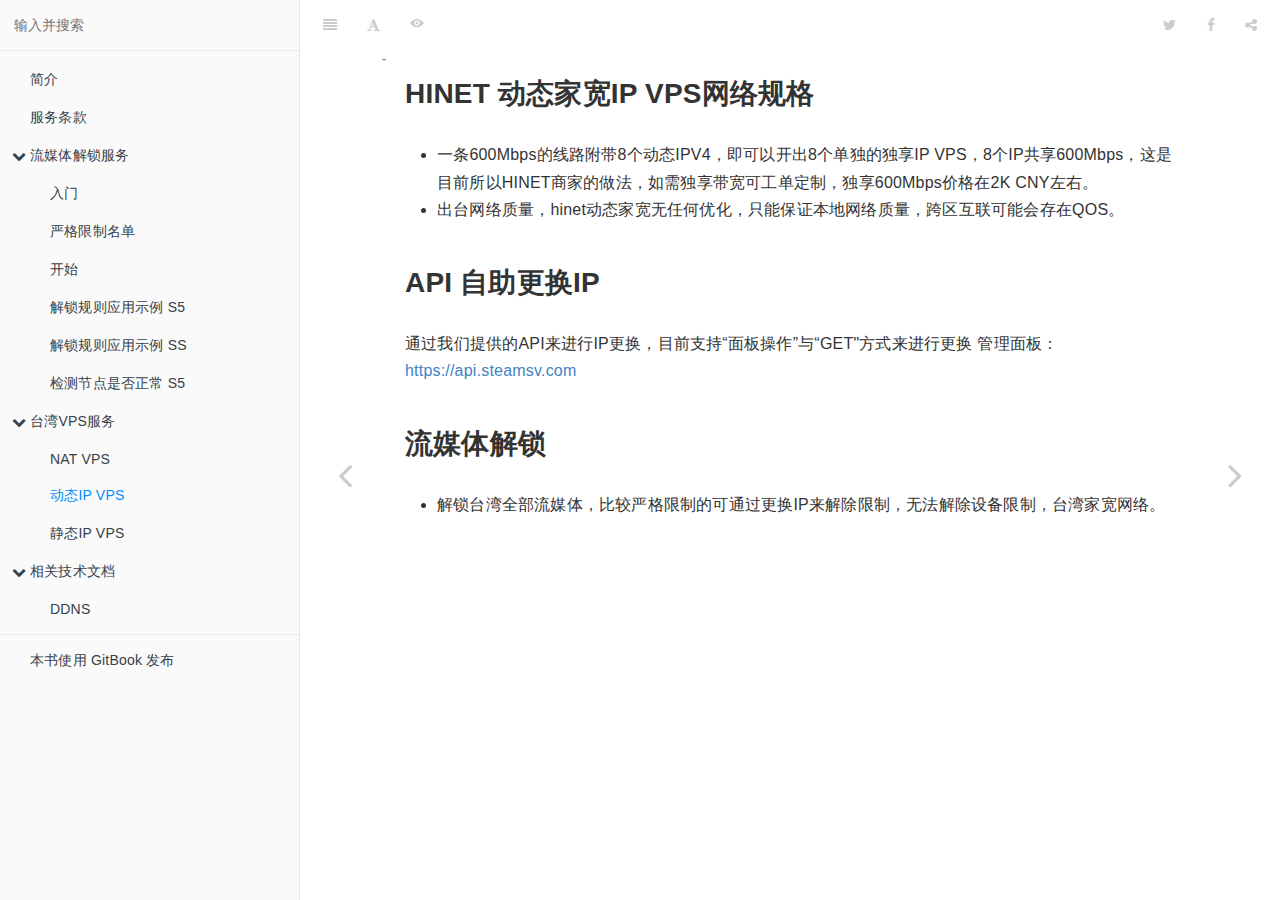
<file: hinetvps.html>
<!DOCTYPE HTML>
<html lang="zh-hans" >
    <head>
        <meta charset="UTF-8">
        <meta content="text/html; charset=utf-8" http-equiv="Content-Type">
        <title>动态IP VPS · STEAMSV DOCS</title>
        <meta http-equiv="X-UA-Compatible" content="IE=edge" />
        <meta name="description" content="">
        <meta name="generator" content="GitBook 3.2.3">
        
        
        
    
    <link rel="stylesheet" href="gitbook/style.css">

    
            
                
                <link rel="stylesheet" href="gitbook/gitbook-plugin-code/plugin.css">
                
            
                
                <link rel="stylesheet" href="gitbook/gitbook-plugin-search-pro/search.css">
                
            
                
                <link rel="stylesheet" href="gitbook/gitbook-plugin-back-to-top-button/plugin.css">
                
            
                
                <link rel="stylesheet" href="gitbook/gitbook-plugin-pageview-count/plugin.css">
                
            
                
                <link rel="stylesheet" href="gitbook/gitbook-plugin-expandable-chapters/expandable-chapters.css">
                
            
                
                <link rel="stylesheet" href="gitbook/gitbook-plugin-highlight/website.css">
                
            
                
                <link rel="stylesheet" href="gitbook/gitbook-plugin-fontsettings/website.css">
                
            
        

    

    
        
    
        
    
        
    
        
    
        
    
        
    

        
    
    
    <meta name="HandheldFriendly" content="true"/>
    <meta name="viewport" content="width=device-width, initial-scale=1, user-scalable=no">
    <meta name="apple-mobile-web-app-capable" content="yes">
    <meta name="apple-mobile-web-app-status-bar-style" content="black">
    <link rel="apple-touch-icon-precomposed" sizes="152x152" href="gitbook/images/apple-touch-icon-precomposed-152.png">
    <link rel="shortcut icon" href="gitbook/images/favicon.ico" type="image/x-icon">

    
    <link rel="next" href="cn2vps.html" />
    
    
    <link rel="prev" href="natvps.html" />
    

    </head>
    <body>
        
<div class="book">
    <div class="book-summary">
        
            
<div id="book-search-input" role="search">
    <input type="text" placeholder="输入并搜索" />
</div>

            
                <nav role="navigation">
                


<ul class="summary">
    
    

    

    
        
        
    
        <li class="chapter " data-level="1.1" data-path="./">
            
                <a href="./">
            
                    
                    简介
            
                </a>
            

            
        </li>
    
        <li class="chapter " data-level="1.2" data-path="tos.html">
            
                <a href="tos.html">
            
                    
                    服务条款
            
                </a>
            

            
        </li>
    
        <li class="chapter " data-level="1.3" >
            
                <span>
            
                    
                    流媒体解锁服务
            
                </span>
            

            
            <ul class="articles">
                
    
        <li class="chapter " data-level="1.3.1" data-path="kaishi.html">
            
                <a href="kaishi.html">
            
                    
                    入门
            
                </a>
            

            
        </li>
    
        <li class="chapter " data-level="1.3.2" data-path="netflix.html">
            
                <a href="netflix.html">
            
                    
                    严格限制名单
            
                </a>
            

            
        </li>
    
        <li class="chapter " data-level="1.3.3" data-path="principle.html">
            
                <a href="principle.html">
            
                    
                    开始
            
                </a>
            

            
        </li>
    
        <li class="chapter " data-level="1.3.4" data-path="xray.html">
            
                <a href="xray.html">
            
                    
                    解锁规则应用示例 S5
            
                </a>
            

            
        </li>
    
        <li class="chapter " data-level="1.3.5" data-path="xrayss.html">
            
                <a href="xrayss.html">
            
                    
                    解锁规则应用示例 SS
            
                </a>
            

            
        </li>
    
        <li class="chapter " data-level="1.3.6" data-path="curl.html">
            
                <a href="curl.html">
            
                    
                    检测节点是否正常 S5
            
                </a>
            

            
        </li>
    

            </ul>
            
        </li>
    
        <li class="chapter " data-level="1.4" >
            
                <span>
            
                    
                    台湾VPS服务
            
                </span>
            

            
            <ul class="articles">
                
    
        <li class="chapter " data-level="1.4.1" data-path="natvps.html">
            
                <a href="natvps.html">
            
                    
                    NAT VPS
            
                </a>
            

            
        </li>
    
        <li class="chapter active" data-level="1.4.2" data-path="hinetvps.html">
            
                <a href="hinetvps.html">
            
                    
                    动态IP VPS
            
                </a>
            

            
        </li>
    
        <li class="chapter " data-level="1.4.3" data-path="cn2vps.html">
            
                <a href="cn2vps.html">
            
                    
                    静态IP VPS
            
                </a>
            

            
        </li>
    

            </ul>
            
        </li>
    
        <li class="chapter " data-level="1.5" >
            
                <span>
            
                    
                    相关技术文档
            
                </span>
            

            
            <ul class="articles">
                
    
        <li class="chapter " data-level="1.5.1" data-path="ddns.html">
            
                <a href="ddns.html">
            
                    
                    DDNS
            
                </a>
            

            
        </li>
    

            </ul>
            
        </li>
    

    

    <li class="divider"></li>

    <li>
        <a href="https://www.gitbook.com" target="blank" class="gitbook-link">
            本书使用 GitBook 发布
        </a>
    </li>
</ul>


                </nav>
            
        
    </div>

    <div class="book-body">
        
            <div class="body-inner">
                
                    

<div class="book-header" role="navigation">
    

    <!-- Title -->
    <h1>
        <i class="fa fa-circle-o-notch fa-spin"></i>
        <a href="." >动态IP VPS</a>
    </h1>
</div>




                    <div class="page-wrapper" tabindex="-1" role="main">
                        <div class="page-inner">
                            
<div id="book-search-results">
    <div class="search-noresults">
    
                                <section class="normal markdown-section">
                                
                                <h2 id="hinet-&#x52A8;&#x6001;&#x5BB6;&#x5BBD;ip-vps&#x7F51;&#x7EDC;&#x89C4;&#x683C;">HINET &#x52A8;&#x6001;&#x5BB6;&#x5BBD;IP VPS&#x7F51;&#x7EDC;&#x89C4;&#x683C;</h2>
<ul>
<li>&#x4E00;&#x6761;600Mbps&#x7684;&#x7EBF;&#x8DEF;&#x9644;&#x5E26;8&#x4E2A;&#x52A8;&#x6001;IPV4&#xFF0C;&#x5373;&#x53EF;&#x4EE5;&#x5F00;&#x51FA;8&#x4E2A;&#x5355;&#x72EC;&#x7684;&#x72EC;&#x4EAB;IP VPS&#xFF0C;8&#x4E2A;IP&#x5171;&#x4EAB;600Mbps&#xFF0C;&#x8FD9;&#x662F;&#x76EE;&#x524D;&#x6240;&#x4EE5;HINET&#x5546;&#x5BB6;&#x7684;&#x505A;&#x6CD5;&#xFF0C;&#x5982;&#x9700;&#x72EC;&#x4EAB;&#x5E26;&#x5BBD;&#x53EF;&#x5DE5;&#x5355;&#x5B9A;&#x5236;&#xFF0C;&#x72EC;&#x4EAB;600Mbps&#x4EF7;&#x683C;&#x5728;2K CNY&#x5DE6;&#x53F3;&#x3002;</li>
<li>&#x51FA;&#x53F0;&#x7F51;&#x7EDC;&#x8D28;&#x91CF;&#xFF0C;hinet&#x52A8;&#x6001;&#x5BB6;&#x5BBD;&#x65E0;&#x4EFB;&#x4F55;&#x4F18;&#x5316;&#xFF0C;&#x53EA;&#x80FD;&#x4FDD;&#x8BC1;&#x672C;&#x5730;&#x7F51;&#x7EDC;&#x8D28;&#x91CF;&#xFF0C;&#x8DE8;&#x533A;&#x4E92;&#x8054;&#x53EF;&#x80FD;&#x4F1A;&#x5B58;&#x5728;QOS&#x3002;</li>
</ul>
<h2 id="api-&#x81EA;&#x52A9;&#x66F4;&#x6362;ip">API &#x81EA;&#x52A9;&#x66F4;&#x6362;IP</h2>
<p>&#x901A;&#x8FC7;&#x6211;&#x4EEC;&#x63D0;&#x4F9B;&#x7684;API&#x6765;&#x8FDB;&#x884C;IP&#x66F4;&#x6362;&#xFF0C;&#x76EE;&#x524D;&#x652F;&#x6301;&#x201C;&#x9762;&#x677F;&#x64CD;&#x4F5C;&#x201D;&#x4E0E;&#x201C;GET&quot;&#x65B9;&#x5F0F;&#x6765;&#x8FDB;&#x884C;&#x66F4;&#x6362;
&#x7BA1;&#x7406;&#x9762;&#x677F;&#xFF1A;<a href="https://api.steamsv.com" target="_blank">https://api.steamsv.com</a></p>
<h2 id="&#x6D41;&#x5A92;&#x4F53;&#x89E3;&#x9501;">&#x6D41;&#x5A92;&#x4F53;&#x89E3;&#x9501;</h2>
<ul>
<li>&#x89E3;&#x9501;&#x53F0;&#x6E7E;&#x5168;&#x90E8;&#x6D41;&#x5A92;&#x4F53;&#xFF0C;&#x6BD4;&#x8F83;&#x4E25;&#x683C;&#x9650;&#x5236;&#x7684;&#x53EF;&#x901A;&#x8FC7;&#x66F4;&#x6362;IP&#x6765;&#x89E3;&#x9664;&#x9650;&#x5236;&#xFF0C;&#x65E0;&#x6CD5;&#x89E3;&#x9664;&#x8BBE;&#x5907;&#x9650;&#x5236;&#xFF0C;&#x53F0;&#x6E7E;&#x5BB6;&#x5BBD;&#x7F51;&#x7EDC;&#x3002;</li>
</ul>

                                
                                </section>
                            
    </div>
    <div class="search-results">
        <div class="has-results">
            
            <h1 class="search-results-title"><span class='search-results-count'></span> results matching "<span class='search-query'></span>"</h1>
            <ul class="search-results-list"></ul>
            
        </div>
        <div class="no-results">
            
            <h1 class="search-results-title">No results matching "<span class='search-query'></span>"</h1>
            
        </div>
    </div>
</div>

                        </div>
                    </div>
                
            </div>

            
                
                <a href="natvps.html" class="navigation navigation-prev " aria-label="Previous page: NAT VPS">
                    <i class="fa fa-angle-left"></i>
                </a>
                
                
                <a href="cn2vps.html" class="navigation navigation-next " aria-label="Next page: 静态IP VPS">
                    <i class="fa fa-angle-right"></i>
                </a>
                
            
        
    </div>

    <script>
        var gitbook = gitbook || [];
        gitbook.push(function() {
            gitbook.page.hasChanged({"page":{"title":"动态IP VPS","level":"1.4.2","depth":2,"next":{"title":"静态IP VPS","level":"1.4.3","depth":2,"path":"cn2vps.md","ref":"cn2vps.md","articles":[]},"previous":{"title":"NAT VPS","level":"1.4.1","depth":2,"path":"natvps.md","ref":"natvps.md","articles":[]},"dir":"ltr"},"config":{"plugins":["code","-lunr","-search","search-pro","back-to-top-button","pageview-count","expandable-chapters"],"styles":{"website":"styles/website.css","pdf":"styles/pdf.css","epub":"styles/epub.css","mobi":"styles/mobi.css","ebook":"styles/ebook.css","print":"styles/print.css"},"pluginsConfig":{"search-pro":{},"code":{"copyButtons":true},"fontsettings":{"theme":"white","family":"sans","size":2},"highlight":{},"back-to-top-button":{},"pageview-count":{},"sharing":{"facebook":true,"twitter":true,"google":false,"weibo":false,"instapaper":false,"vk":false,"all":["facebook","google","twitter","weibo","instapaper"]},"theme-default":{"styles":{"website":"styles/website.css","pdf":"styles/pdf.css","epub":"styles/epub.css","mobi":"styles/mobi.css","ebook":"styles/ebook.css","print":"styles/print.css"},"showLevel":false},"expandable-chapters":{}},"theme":"default","pdf":{"pageNumbers":true,"fontSize":12,"fontFamily":"Arial","paperSize":"a4","chapterMark":"pagebreak","pageBreaksBefore":"/","margin":{"right":62,"left":62,"top":56,"bottom":56}},"structure":{"langs":"LANGS.md","readme":"README.md","glossary":"GLOSSARY.md","summary":"SUMMARY.md"},"variables":{},"title":"STEAMSV DOCS","language":"zh-hans","gitbook":"*"},"file":{"path":"hinetvps.md","mtime":"2023-01-08T14:21:49.544Z","type":"markdown"},"gitbook":{"version":"3.2.3","time":"2023-01-08T14:22:46.559Z"},"basePath":".","book":{"language":""}});
        });
    </script>
</div>

        
    <script src="gitbook/gitbook.js"></script>
    <script src="gitbook/theme.js"></script>
    
        
        <script src="gitbook/gitbook-plugin-code/plugin.js"></script>
        
    
        
        <script src="gitbook/gitbook-plugin-search-pro/jquery.mark.min.js"></script>
        
    
        
        <script src="gitbook/gitbook-plugin-search-pro/search.js"></script>
        
    
        
        <script src="gitbook/gitbook-plugin-back-to-top-button/plugin.js"></script>
        
    
        
        <script src="gitbook/gitbook-plugin-pageview-count/plugin.js"></script>
        
    
        
        <script src="gitbook/gitbook-plugin-expandable-chapters/expandable-chapters.js"></script>
        
    
        
        <script src="gitbook/gitbook-plugin-sharing/buttons.js"></script>
        
    
        
        <script src="gitbook/gitbook-plugin-fontsettings/fontsettings.js"></script>
        
    

    </body>
</html>
</file>
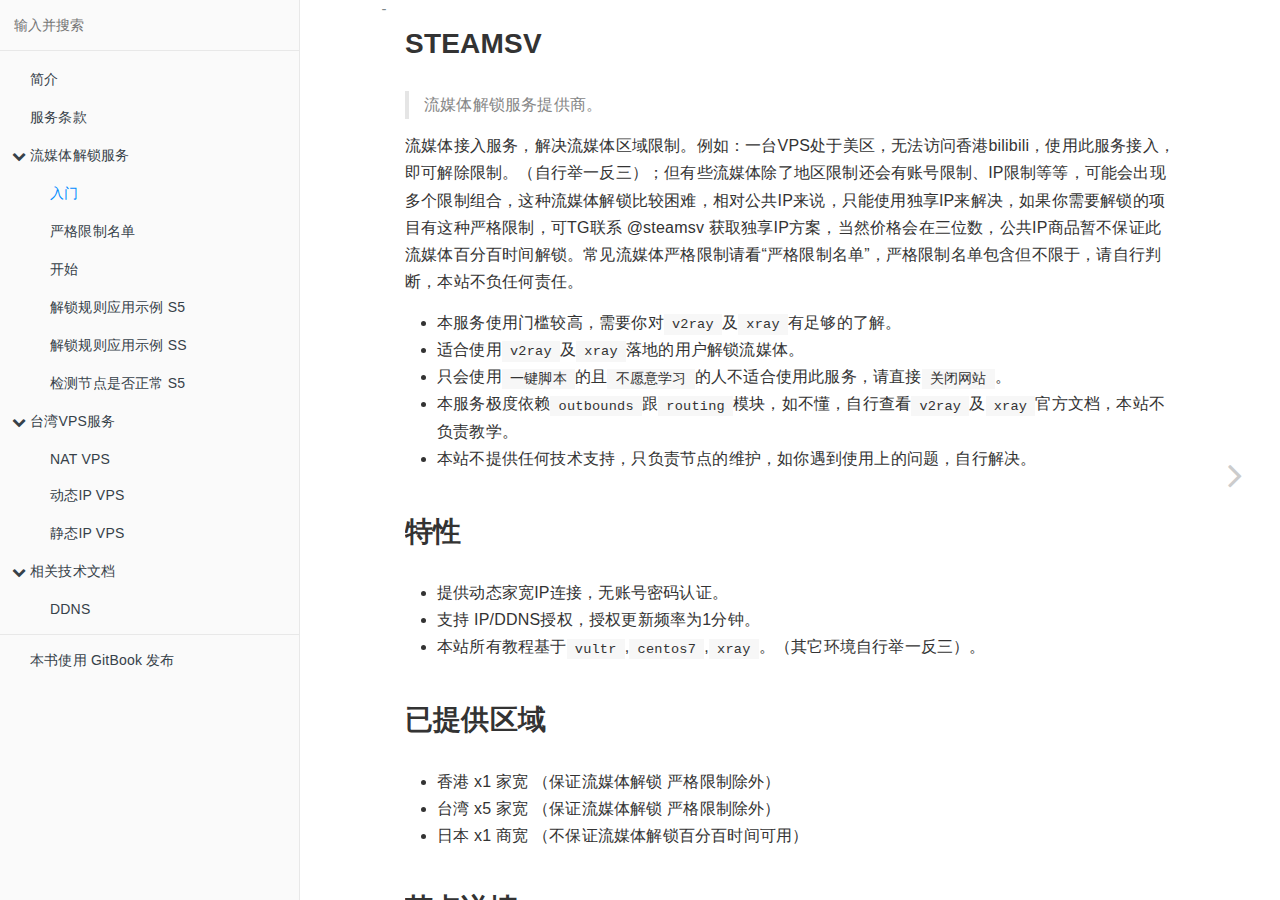
<file: kaishi.html>
<!DOCTYPE HTML>
<html lang="zh-hans" >
    <head>
        <meta charset="UTF-8">
        <meta content="text/html; charset=utf-8" http-equiv="Content-Type">
        <title>入门 · STEAMSV DOCS</title>
        <meta http-equiv="X-UA-Compatible" content="IE=edge" />
        <meta name="description" content="">
        <meta name="generator" content="GitBook 3.2.3">
        
        
        
    
    <link rel="stylesheet" href="gitbook/style.css">

    
            
                
                <link rel="stylesheet" href="gitbook/gitbook-plugin-code/plugin.css">
                
            
                
                <link rel="stylesheet" href="gitbook/gitbook-plugin-search-pro/search.css">
                
            
                
                <link rel="stylesheet" href="gitbook/gitbook-plugin-back-to-top-button/plugin.css">
                
            
                
                <link rel="stylesheet" href="gitbook/gitbook-plugin-pageview-count/plugin.css">
                
            
                
                <link rel="stylesheet" href="gitbook/gitbook-plugin-expandable-chapters/expandable-chapters.css">
                
            
                
                <link rel="stylesheet" href="gitbook/gitbook-plugin-highlight/website.css">
                
            
                
                <link rel="stylesheet" href="gitbook/gitbook-plugin-fontsettings/website.css">
                
            
        

    

    
        
    
        
    
        
    
        
    
        
    
        
    

        
    
    
    <meta name="HandheldFriendly" content="true"/>
    <meta name="viewport" content="width=device-width, initial-scale=1, user-scalable=no">
    <meta name="apple-mobile-web-app-capable" content="yes">
    <meta name="apple-mobile-web-app-status-bar-style" content="black">
    <link rel="apple-touch-icon-precomposed" sizes="152x152" href="gitbook/images/apple-touch-icon-precomposed-152.png">
    <link rel="shortcut icon" href="gitbook/images/favicon.ico" type="image/x-icon">

    
    <link rel="next" href="netflix.html" />
    
    

    </head>
    <body>
        
<div class="book">
    <div class="book-summary">
        
            
<div id="book-search-input" role="search">
    <input type="text" placeholder="输入并搜索" />
</div>

            
                <nav role="navigation">
                


<ul class="summary">
    
    

    

    
        
        
    
        <li class="chapter " data-level="1.1" data-path="./">
            
                <a href="./">
            
                    
                    简介
            
                </a>
            

            
        </li>
    
        <li class="chapter " data-level="1.2" data-path="tos.html">
            
                <a href="tos.html">
            
                    
                    服务条款
            
                </a>
            

            
        </li>
    
        <li class="chapter " data-level="1.3" >
            
                <span>
            
                    
                    流媒体解锁服务
            
                </span>
            

            
            <ul class="articles">
                
    
        <li class="chapter active" data-level="1.3.1" data-path="kaishi.html">
            
                <a href="kaishi.html">
            
                    
                    入门
            
                </a>
            

            
        </li>
    
        <li class="chapter " data-level="1.3.2" data-path="netflix.html">
            
                <a href="netflix.html">
            
                    
                    严格限制名单
            
                </a>
            

            
        </li>
    
        <li class="chapter " data-level="1.3.3" data-path="principle.html">
            
                <a href="principle.html">
            
                    
                    开始
            
                </a>
            

            
        </li>
    
        <li class="chapter " data-level="1.3.4" data-path="xray.html">
            
                <a href="xray.html">
            
                    
                    解锁规则应用示例 S5
            
                </a>
            

            
        </li>
    
        <li class="chapter " data-level="1.3.5" data-path="xrayss.html">
            
                <a href="xrayss.html">
            
                    
                    解锁规则应用示例 SS
            
                </a>
            

            
        </li>
    
        <li class="chapter " data-level="1.3.6" data-path="curl.html">
            
                <a href="curl.html">
            
                    
                    检测节点是否正常 S5
            
                </a>
            

            
        </li>
    

            </ul>
            
        </li>
    
        <li class="chapter " data-level="1.4" >
            
                <span>
            
                    
                    台湾VPS服务
            
                </span>
            

            
            <ul class="articles">
                
    
        <li class="chapter " data-level="1.4.1" data-path="natvps.html">
            
                <a href="natvps.html">
            
                    
                    NAT VPS
            
                </a>
            

            
        </li>
    
        <li class="chapter " data-level="1.4.2" data-path="hinetvps.html">
            
                <a href="hinetvps.html">
            
                    
                    动态IP VPS
            
                </a>
            

            
        </li>
    
        <li class="chapter " data-level="1.4.3" data-path="cn2vps.html">
            
                <a href="cn2vps.html">
            
                    
                    静态IP VPS
            
                </a>
            

            
        </li>
    

            </ul>
            
        </li>
    
        <li class="chapter " data-level="1.5" >
            
                <span>
            
                    
                    相关技术文档
            
                </span>
            

            
            <ul class="articles">
                
    
        <li class="chapter " data-level="1.5.1" data-path="ddns.html">
            
                <a href="ddns.html">
            
                    
                    DDNS
            
                </a>
            

            
        </li>
    

            </ul>
            
        </li>
    

    

    <li class="divider"></li>

    <li>
        <a href="https://www.gitbook.com" target="blank" class="gitbook-link">
            本书使用 GitBook 发布
        </a>
    </li>
</ul>


                </nav>
            
        
    </div>

    <div class="book-body">
        
            <div class="body-inner">
                
                    

<div class="book-header" role="navigation">
    

    <!-- Title -->
    <h1>
        <i class="fa fa-circle-o-notch fa-spin"></i>
        <a href="." >入门</a>
    </h1>
</div>




                    <div class="page-wrapper" tabindex="-1" role="main">
                        <div class="page-inner">
                            
<div id="book-search-results">
    <div class="search-noresults">
    
                                <section class="normal markdown-section">
                                
                                <h2 id="steamsv">STEAMSV</h2>
<blockquote>
<p>&#x6D41;&#x5A92;&#x4F53;&#x89E3;&#x9501;&#x670D;&#x52A1;&#x63D0;&#x4F9B;&#x5546;&#x3002;</p>
</blockquote>
<p>&#x6D41;&#x5A92;&#x4F53;&#x63A5;&#x5165;&#x670D;&#x52A1;&#xFF0C;&#x89E3;&#x51B3;&#x6D41;&#x5A92;&#x4F53;&#x533A;&#x57DF;&#x9650;&#x5236;&#x3002;&#x4F8B;&#x5982;&#xFF1A;&#x4E00;&#x53F0;VPS&#x5904;&#x4E8E;&#x7F8E;&#x533A;&#xFF0C;&#x65E0;&#x6CD5;&#x8BBF;&#x95EE;&#x9999;&#x6E2F;bilibili&#xFF0C;&#x4F7F;&#x7528;&#x6B64;&#x670D;&#x52A1;&#x63A5;&#x5165;&#xFF0C;&#x5373;&#x53EF;&#x89E3;&#x9664;&#x9650;&#x5236;&#x3002;&#xFF08;&#x81EA;&#x884C;&#x4E3E;&#x4E00;&#x53CD;&#x4E09;&#xFF09;&#xFF1B;&#x4F46;&#x6709;&#x4E9B;&#x6D41;&#x5A92;&#x4F53;&#x9664;&#x4E86;&#x5730;&#x533A;&#x9650;&#x5236;&#x8FD8;&#x4F1A;&#x6709;&#x8D26;&#x53F7;&#x9650;&#x5236;&#x3001;IP&#x9650;&#x5236;&#x7B49;&#x7B49;&#xFF0C;&#x53EF;&#x80FD;&#x4F1A;&#x51FA;&#x73B0;&#x591A;&#x4E2A;&#x9650;&#x5236;&#x7EC4;&#x5408;&#xFF0C;&#x8FD9;&#x79CD;&#x6D41;&#x5A92;&#x4F53;&#x89E3;&#x9501;&#x6BD4;&#x8F83;&#x56F0;&#x96BE;&#xFF0C;&#x76F8;&#x5BF9;&#x516C;&#x5171;IP&#x6765;&#x8BF4;&#xFF0C;&#x53EA;&#x80FD;&#x4F7F;&#x7528;&#x72EC;&#x4EAB;IP&#x6765;&#x89E3;&#x51B3;&#xFF0C;&#x5982;&#x679C;&#x4F60;&#x9700;&#x8981;&#x89E3;&#x9501;&#x7684;&#x9879;&#x76EE;&#x6709;&#x8FD9;&#x79CD;&#x4E25;&#x683C;&#x9650;&#x5236;&#xFF0C;&#x53EF;TG&#x8054;&#x7CFB; @steamsv &#x83B7;&#x53D6;&#x72EC;&#x4EAB;IP&#x65B9;&#x6848;&#xFF0C;&#x5F53;&#x7136;&#x4EF7;&#x683C;&#x4F1A;&#x5728;&#x4E09;&#x4F4D;&#x6570;&#xFF0C;&#x516C;&#x5171;IP&#x5546;&#x54C1;&#x6682;&#x4E0D;&#x4FDD;&#x8BC1;&#x6B64;&#x6D41;&#x5A92;&#x4F53;&#x767E;&#x5206;&#x767E;&#x65F6;&#x95F4;&#x89E3;&#x9501;&#x3002;&#x5E38;&#x89C1;&#x6D41;&#x5A92;&#x4F53;&#x4E25;&#x683C;&#x9650;&#x5236;&#x8BF7;&#x770B;&#x201C;&#x4E25;&#x683C;&#x9650;&#x5236;&#x540D;&#x5355;&#x201D;&#xFF0C;&#x4E25;&#x683C;&#x9650;&#x5236;&#x540D;&#x5355;&#x5305;&#x542B;&#x4F46;&#x4E0D;&#x9650;&#x4E8E;&#xFF0C;&#x8BF7;&#x81EA;&#x884C;&#x5224;&#x65AD;&#xFF0C;&#x672C;&#x7AD9;&#x4E0D;&#x8D1F;&#x4EFB;&#x4F55;&#x8D23;&#x4EFB;&#x3002;</p>
<ul>
<li>&#x672C;&#x670D;&#x52A1;&#x4F7F;&#x7528;&#x95E8;&#x69DB;&#x8F83;&#x9AD8;&#xFF0C;&#x9700;&#x8981;&#x4F60;&#x5BF9;<code>v2ray</code>&#x53CA;<code>xray</code>&#x6709;&#x8DB3;&#x591F;&#x7684;&#x4E86;&#x89E3;&#x3002;</li>
<li>&#x9002;&#x5408;&#x4F7F;&#x7528;<code>v2ray</code>&#x53CA;<code>xray</code>&#x843D;&#x5730;&#x7684;&#x7528;&#x6237;&#x89E3;&#x9501;&#x6D41;&#x5A92;&#x4F53;&#x3002;</li>
<li>&#x53EA;&#x4F1A;&#x4F7F;&#x7528;<code>&#x4E00;&#x952E;&#x811A;&#x672C;</code>&#x7684;&#x4E14;<code>&#x4E0D;&#x613F;&#x610F;&#x5B66;&#x4E60;</code>&#x7684;&#x4EBA;&#x4E0D;&#x9002;&#x5408;&#x4F7F;&#x7528;&#x6B64;&#x670D;&#x52A1;&#xFF0C;&#x8BF7;&#x76F4;&#x63A5;<code>&#x5173;&#x95ED;&#x7F51;&#x7AD9;</code>&#x3002;</li>
<li>&#x672C;&#x670D;&#x52A1;&#x6781;&#x5EA6;&#x4F9D;&#x8D56;<code>outbounds</code>&#x8DDF;<code>routing</code>&#x6A21;&#x5757;&#xFF0C;&#x5982;&#x4E0D;&#x61C2;&#xFF0C;&#x81EA;&#x884C;&#x67E5;&#x770B;<code>v2ray</code>&#x53CA;<code>xray</code>&#x5B98;&#x65B9;&#x6587;&#x6863;&#xFF0C;&#x672C;&#x7AD9;&#x4E0D;&#x8D1F;&#x8D23;&#x6559;&#x5B66;&#x3002;</li>
<li>&#x672C;&#x7AD9;&#x4E0D;&#x63D0;&#x4F9B;&#x4EFB;&#x4F55;&#x6280;&#x672F;&#x652F;&#x6301;&#xFF0C;&#x53EA;&#x8D1F;&#x8D23;&#x8282;&#x70B9;&#x7684;&#x7EF4;&#x62A4;&#xFF0C;&#x5982;&#x4F60;&#x9047;&#x5230;&#x4F7F;&#x7528;&#x4E0A;&#x7684;&#x95EE;&#x9898;&#xFF0C;&#x81EA;&#x884C;&#x89E3;&#x51B3;&#x3002;</li>
</ul>
<h2 id="&#x7279;&#x6027;">&#x7279;&#x6027;</h2>
<ul>
<li>&#x63D0;&#x4F9B;&#x52A8;&#x6001;&#x5BB6;&#x5BBD;IP&#x8FDE;&#x63A5;&#xFF0C;&#x65E0;&#x8D26;&#x53F7;&#x5BC6;&#x7801;&#x8BA4;&#x8BC1;&#x3002;</li>
<li>&#x652F;&#x6301; IP/DDNS&#x6388;&#x6743;&#xFF0C;&#x6388;&#x6743;&#x66F4;&#x65B0;&#x9891;&#x7387;&#x4E3A;1&#x5206;&#x949F;&#x3002;</li>
<li>&#x672C;&#x7AD9;&#x6240;&#x6709;&#x6559;&#x7A0B;&#x57FA;&#x4E8E;<code>vultr</code>,<code>centos7</code>,<code>xray</code>&#x3002;&#xFF08;&#x5176;&#x5B83;&#x73AF;&#x5883;&#x81EA;&#x884C;&#x4E3E;&#x4E00;&#x53CD;&#x4E09;&#xFF09;&#x3002;</li>
</ul>
<h2 id="&#x5DF2;&#x63D0;&#x4F9B;&#x533A;&#x57DF;">&#x5DF2;&#x63D0;&#x4F9B;&#x533A;&#x57DF;</h2>
<ul>
<li>&#x9999;&#x6E2F; x1 &#x5BB6;&#x5BBD; &#xFF08;&#x4FDD;&#x8BC1;&#x6D41;&#x5A92;&#x4F53;&#x89E3;&#x9501; &#x4E25;&#x683C;&#x9650;&#x5236;&#x9664;&#x5916;&#xFF09;</li>
<li>&#x53F0;&#x6E7E; x5 &#x5BB6;&#x5BBD; &#xFF08;&#x4FDD;&#x8BC1;&#x6D41;&#x5A92;&#x4F53;&#x89E3;&#x9501; &#x4E25;&#x683C;&#x9650;&#x5236;&#x9664;&#x5916;&#xFF09;</li>
<li>&#x65E5;&#x672C; x1 &#x5546;&#x5BBD; &#xFF08;&#x4E0D;&#x4FDD;&#x8BC1;&#x6D41;&#x5A92;&#x4F53;&#x89E3;&#x9501;&#x767E;&#x5206;&#x767E;&#x65F6;&#x95F4;&#x53EF;&#x7528;&#xFF09;</li>
</ul>
<h2 id="&#x8282;&#x70B9;&#x8BE6;&#x60C5;">&#x8282;&#x70B9;&#x8BE6;&#x60C5;</h2>
<table>
<thead>
<tr>
<th style="text-align:center">&#x8282;&#x70B9;ID</th>
<th style="text-align:center">SOCKS5&#x7AEF;&#x53E3;</th>
<th style="text-align:center">shadowsocks&#x7AEF;&#x53E3;</th>
</tr>
</thead>
<tbody>
<tr>
<td style="text-align:center">TW1</td>
<td style="text-align:center">10001</td>
<td style="text-align:center">20001</td>
<td></td>
</tr>
<tr>
<td style="text-align:center">TW2</td>
<td style="text-align:center">10002</td>
<td style="text-align:center">20002</td>
</tr>
<tr>
<td style="text-align:center">TW3</td>
<td style="text-align:center">10003</td>
<td style="text-align:center">20003</td>
</tr>
<tr>
<td style="text-align:center">TW4</td>
<td style="text-align:center">10004</td>
<td style="text-align:center">20004</td>
</tr>
<tr>
<td style="text-align:center">TW5</td>
<td style="text-align:center">10005</td>
<td style="text-align:center">20005</td>
</tr>
<tr>
<td style="text-align:center">HK1</td>
<td style="text-align:center">8443</td>
<td style="text-align:center">20001</td>
</tr>
<tr>
<td style="text-align:center">JP1</td>
<td style="text-align:center">8443</td>
<td style="text-align:center">20001</td>
</tr>
</tbody>
</table>
<p>&#x5907;&#x6CE8;: 
TW1 &#x4E3A;&#x52A8;&#x6001;IP
JP1 &#x4E3A;&#x9759;&#x6001;IP
HK1 &#x4E3A;&#x52A8;&#x6001;IP</p>
<p>shadowsocks 
&#x5BC6;&#x7801;&#x4E3A;<code>123456789</code> 
&#x52A0;&#x5BC6;&#x4E3A;<code>aes-256-gcm</code></p>
<h2 id="&#x6CE8;&#x610F;">&#x6CE8;&#x610F;</h2>
<ul>
<li>&#x672C;&#x7AD9;&#x53EA;&#x63D0;&#x4F9B;<code>shadowsocks</code>&#x63A5;&#x5165;&#x670D;&#x52A1;&#xFF0C;&#x6587;&#x6863;&#x53EA;&#x63D0;&#x4F9B;&#x90E8;&#x5206;&#x793A;&#x4F8B;&#xFF0C;&#x81EA;&#x884C;&#x4E3E;&#x4E00;&#x53CD;&#x4E09;&#x3002;</li>
<li>&#x7F51;&#x7AD9;&#x670D;&#x52A1;&#x5355;&#x5373;&#x5DE5;&#x5355;&#x4E0D;&#x5904;&#x7406;&#x4EFB;&#x4F55;&#x4F7F;&#x7528;&#x65B9;&#x9762;&#x4EA7;&#x751F;&#x7684;&#x6280;&#x672F;&#x95EE;&#x9898;&#x3002;</li>
<li>&#x53EA;&#x63D0;&#x4F9B;TG&#x7FA4;&#x7EC4;&#x4F9B;&#x7528;&#x6237;&#x4EA4;&#x6D41; admin&#x63D0;&#x4F9B;&#x6709;&#x9650;&#x7684;&#x6280;&#x672F;&#x652F;&#x6301;&#xFF08;&#x57FA;&#x4E8E;&#x4F60;&#x5DF2;&#x7406;&#x89E3;&#x5B98;&#x65B9;&#x6587;&#x6863;&#xFF09;&#x3002;</li>
<li>&#x5176;&#x5B83;&#x4EE3;&#x7406;&#x670D;&#x52A1;&#x7AEF;&#x53CA;&#x63A5;&#x5165;&#x65B9;&#x5F0F;&#x6682;&#x4E0D;&#x63D0;&#x4F9B;&#x4EFB;&#x4F55;&#x7684;&#x6280;&#x672F;&#x652F;&#x6301;&#xFF0C;&#x53EF;&#x81EA;&#x884C;&#x53C2;&#x8003;&#x539F;&#x7406;&#x8FDB;&#x884C;&#x63A5;&#x5165;&#xFF0C;&#x4ECB;&#x610F;&#x52FF;&#x4E70;&#x3002;</li>
</ul>
<h2 id="&#x91CD;&#x8981;&#x7684;&#x8BF4;&#x4E09;&#x904D;">&#x91CD;&#x8981;&#x7684;&#x8BF4;&#x4E09;&#x904D;</h2>
<ul>
<li>&#x63D0;&#x95EE;&#x8BF4;&#x8BE6;&#x7EC6;&#xFF0C;&#x5305;&#x62EC;&#x4F46;&#x4E0D;&#x9650;&#x4E8E;&#xFF0C;&#x8BBE;&#x5907;&#x73AF;&#x5883;&#x63CF;&#x8FF0;(&#x7CFB;&#x7EDF;&#x3001;&#x7528;&#x7684;&#x8F6F;&#x4EF6;&#x3001;&#x8F6F;&#x4EF6;&#x7248;&#x672C;&#x3001;&#x8F6F;&#x4EF6;&#x8BBE;&#x5B9A;)&#x3001;&#x6B65;&#x9AA4;&#x63CF;&#x8FF0;(&#x4ECE;&#x5934;&#x5230;&#x5C3E;&#x505A;&#x4E86;&#x54EA;&#x4E9B;&#x64CD;&#x4F5C;)&#x3001;&#x6D41;&#x7A0B;&#x622A;&#x56FE;(&#x6BCF;&#x4E00;&#x6B65;&#x7684;&#x622A;&#x56FE;&#x6216;&#x9519;&#x8BEF;&#x622A;&#x56FE;)&#x7B49;&#x7B49;</li>
<li>&#x63D0;&#x95EE;&#x8BF4;&#x8BE6;&#x7EC6;&#xFF0C;&#x5305;&#x62EC;&#x4F46;&#x4E0D;&#x9650;&#x4E8E;&#xFF0C;&#x8BBE;&#x5907;&#x73AF;&#x5883;&#x63CF;&#x8FF0;(&#x7CFB;&#x7EDF;&#x3001;&#x7528;&#x7684;&#x8F6F;&#x4EF6;&#x3001;&#x8F6F;&#x4EF6;&#x7248;&#x672C;&#x3001;&#x8F6F;&#x4EF6;&#x8BBE;&#x5B9A;)&#x3001;&#x6B65;&#x9AA4;&#x63CF;&#x8FF0;(&#x4ECE;&#x5934;&#x5230;&#x5C3E;&#x505A;&#x4E86;&#x54EA;&#x4E9B;&#x64CD;&#x4F5C;)&#x3001;&#x6D41;&#x7A0B;&#x622A;&#x56FE;(&#x6BCF;&#x4E00;&#x6B65;&#x7684;&#x622A;&#x56FE;&#x6216;&#x9519;&#x8BEF;&#x622A;&#x56FE;)&#x7B49;&#x7B49;</li>
<li>&#x63D0;&#x95EE;&#x8BF4;&#x8BE6;&#x7EC6;&#xFF0C;&#x5305;&#x62EC;&#x4F46;&#x4E0D;&#x9650;&#x4E8E;&#xFF0C;&#x8BBE;&#x5907;&#x73AF;&#x5883;&#x63CF;&#x8FF0;(&#x7CFB;&#x7EDF;&#x3001;&#x7528;&#x7684;&#x8F6F;&#x4EF6;&#x3001;&#x8F6F;&#x4EF6;&#x7248;&#x672C;&#x3001;&#x8F6F;&#x4EF6;&#x8BBE;&#x5B9A;)&#x3001;&#x6B65;&#x9AA4;&#x63CF;&#x8FF0;(&#x4ECE;&#x5934;&#x5230;&#x5C3E;&#x505A;&#x4E86;&#x54EA;&#x4E9B;&#x64CD;&#x4F5C;)&#x3001;&#x6D41;&#x7A0B;&#x622A;&#x56FE;(&#x6BCF;&#x4E00;&#x6B65;&#x7684;&#x622A;&#x56FE;&#x6216;&#x9519;&#x8BEF;&#x622A;&#x56FE;)&#x7B49;&#x7B49;</li>
</ul>

                                
                                </section>
                            
    </div>
    <div class="search-results">
        <div class="has-results">
            
            <h1 class="search-results-title"><span class='search-results-count'></span> results matching "<span class='search-query'></span>"</h1>
            <ul class="search-results-list"></ul>
            
        </div>
        <div class="no-results">
            
            <h1 class="search-results-title">No results matching "<span class='search-query'></span>"</h1>
            
        </div>
    </div>
</div>

                        </div>
                    </div>
                
            </div>

            
                
                
                <a href="netflix.html" class="navigation navigation-next navigation-unique" aria-label="Next page: 严格限制名单">
                    <i class="fa fa-angle-right"></i>
                </a>
                
            
        
    </div>

    <script>
        var gitbook = gitbook || [];
        gitbook.push(function() {
            gitbook.page.hasChanged({"page":{"title":"入门","level":"1.3.1","depth":2,"next":{"title":"严格限制名单","level":"1.3.2","depth":2,"path":"netflix.md","ref":"netflix.md","articles":[]},"previous":{"title":"流媒体解锁服务","level":"1.3","depth":1,"ref":"","articles":[{"title":"入门","level":"1.3.1","depth":2,"path":"kaishi.md","ref":"kaishi.md","articles":[]},{"title":"严格限制名单","level":"1.3.2","depth":2,"path":"netflix.md","ref":"netflix.md","articles":[]},{"title":"开始","level":"1.3.3","depth":2,"path":"principle.md","ref":"principle.md","articles":[]},{"title":"解锁规则应用示例 S5","level":"1.3.4","depth":2,"path":"xray.md","ref":"xray.md","articles":[]},{"title":"解锁规则应用示例 SS","level":"1.3.5","depth":2,"path":"xrayss.md","ref":"xrayss.md","articles":[]},{"title":"检测节点是否正常 S5","level":"1.3.6","depth":2,"path":"curl.md","ref":"curl.md","articles":[]}]},"dir":"ltr"},"config":{"plugins":["code","-lunr","-search","search-pro","back-to-top-button","pageview-count","expandable-chapters"],"styles":{"website":"styles/website.css","pdf":"styles/pdf.css","epub":"styles/epub.css","mobi":"styles/mobi.css","ebook":"styles/ebook.css","print":"styles/print.css"},"pluginsConfig":{"search-pro":{},"code":{"copyButtons":true},"fontsettings":{"theme":"white","family":"sans","size":2},"highlight":{},"back-to-top-button":{},"pageview-count":{},"sharing":{"facebook":true,"twitter":true,"google":false,"weibo":false,"instapaper":false,"vk":false,"all":["facebook","google","twitter","weibo","instapaper"]},"theme-default":{"styles":{"website":"styles/website.css","pdf":"styles/pdf.css","epub":"styles/epub.css","mobi":"styles/mobi.css","ebook":"styles/ebook.css","print":"styles/print.css"},"showLevel":false},"expandable-chapters":{}},"theme":"default","pdf":{"pageNumbers":true,"fontSize":12,"fontFamily":"Arial","paperSize":"a4","chapterMark":"pagebreak","pageBreaksBefore":"/","margin":{"right":62,"left":62,"top":56,"bottom":56}},"structure":{"langs":"LANGS.md","readme":"README.md","glossary":"GLOSSARY.md","summary":"SUMMARY.md"},"variables":{},"title":"STEAMSV DOCS","language":"zh-hans","gitbook":"*"},"file":{"path":"kaishi.md","mtime":"2023-01-08T14:21:49.552Z","type":"markdown"},"gitbook":{"version":"3.2.3","time":"2023-01-08T14:22:46.559Z"},"basePath":".","book":{"language":""}});
        });
    </script>
</div>

        
    <script src="gitbook/gitbook.js"></script>
    <script src="gitbook/theme.js"></script>
    
        
        <script src="gitbook/gitbook-plugin-code/plugin.js"></script>
        
    
        
        <script src="gitbook/gitbook-plugin-search-pro/jquery.mark.min.js"></script>
        
    
        
        <script src="gitbook/gitbook-plugin-search-pro/search.js"></script>
        
    
        
        <script src="gitbook/gitbook-plugin-back-to-top-button/plugin.js"></script>
        
    
        
        <script src="gitbook/gitbook-plugin-pageview-count/plugin.js"></script>
        
    
        
        <script src="gitbook/gitbook-plugin-expandable-chapters/expandable-chapters.js"></script>
        
    
        
        <script src="gitbook/gitbook-plugin-sharing/buttons.js"></script>
        
    
        
        <script src="gitbook/gitbook-plugin-fontsettings/fontsettings.js"></script>
        
    

    </body>
</html>
</file>
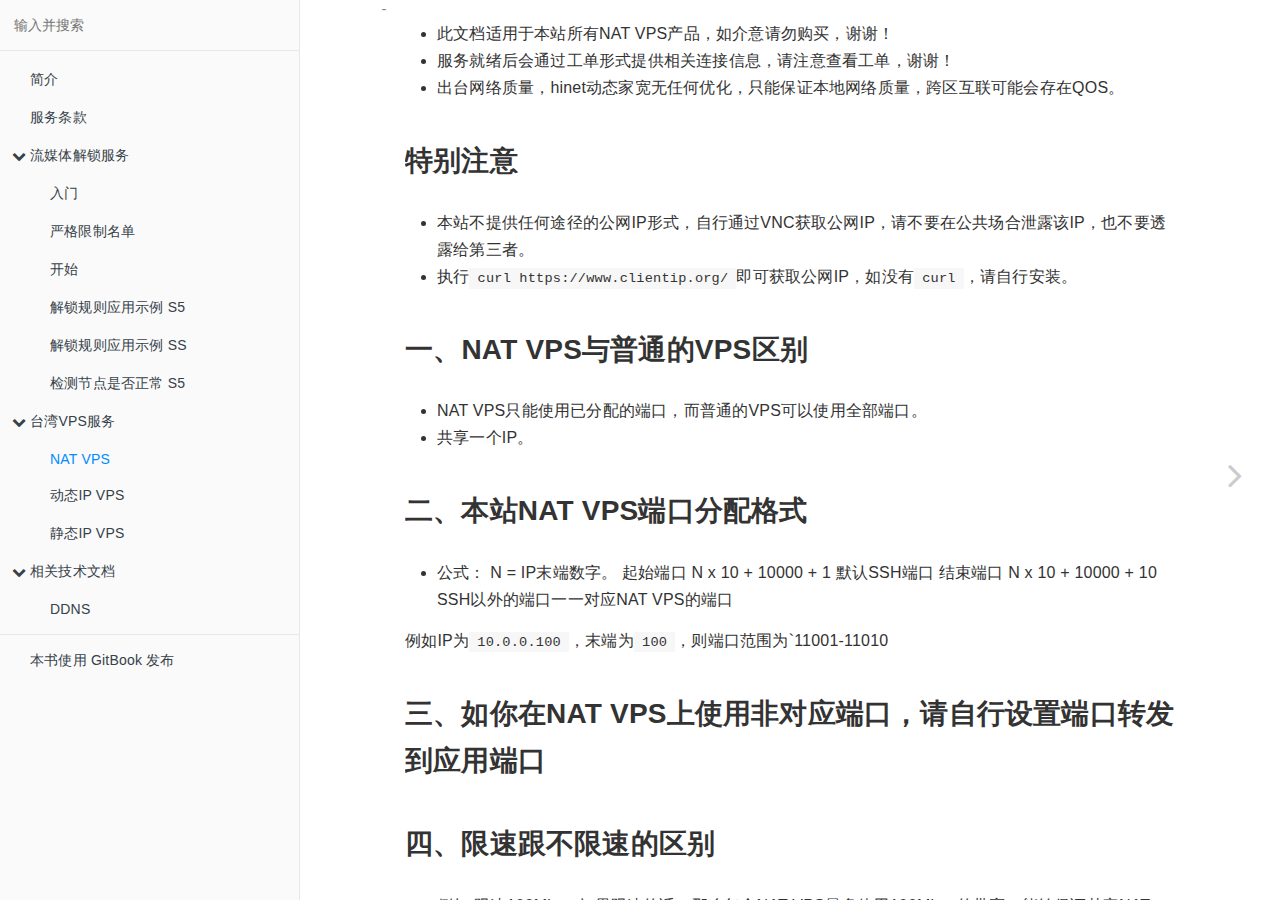
<file: natvps.html>
<!DOCTYPE HTML>
<html lang="zh-hans" >
    <head>
        <meta charset="UTF-8">
        <meta content="text/html; charset=utf-8" http-equiv="Content-Type">
        <title>NAT VPS · STEAMSV DOCS</title>
        <meta http-equiv="X-UA-Compatible" content="IE=edge" />
        <meta name="description" content="">
        <meta name="generator" content="GitBook 3.2.3">
        
        
        
    
    <link rel="stylesheet" href="gitbook/style.css">

    
            
                
                <link rel="stylesheet" href="gitbook/gitbook-plugin-code/plugin.css">
                
            
                
                <link rel="stylesheet" href="gitbook/gitbook-plugin-search-pro/search.css">
                
            
                
                <link rel="stylesheet" href="gitbook/gitbook-plugin-back-to-top-button/plugin.css">
                
            
                
                <link rel="stylesheet" href="gitbook/gitbook-plugin-pageview-count/plugin.css">
                
            
                
                <link rel="stylesheet" href="gitbook/gitbook-plugin-expandable-chapters/expandable-chapters.css">
                
            
                
                <link rel="stylesheet" href="gitbook/gitbook-plugin-highlight/website.css">
                
            
                
                <link rel="stylesheet" href="gitbook/gitbook-plugin-fontsettings/website.css">
                
            
        

    

    
        
    
        
    
        
    
        
    
        
    
        
    

        
    
    
    <meta name="HandheldFriendly" content="true"/>
    <meta name="viewport" content="width=device-width, initial-scale=1, user-scalable=no">
    <meta name="apple-mobile-web-app-capable" content="yes">
    <meta name="apple-mobile-web-app-status-bar-style" content="black">
    <link rel="apple-touch-icon-precomposed" sizes="152x152" href="gitbook/images/apple-touch-icon-precomposed-152.png">
    <link rel="shortcut icon" href="gitbook/images/favicon.ico" type="image/x-icon">

    
    <link rel="next" href="hinetvps.html" />
    
    

    </head>
    <body>
        
<div class="book">
    <div class="book-summary">
        
            
<div id="book-search-input" role="search">
    <input type="text" placeholder="输入并搜索" />
</div>

            
                <nav role="navigation">
                


<ul class="summary">
    
    

    

    
        
        
    
        <li class="chapter " data-level="1.1" data-path="./">
            
                <a href="./">
            
                    
                    简介
            
                </a>
            

            
        </li>
    
        <li class="chapter " data-level="1.2" data-path="tos.html">
            
                <a href="tos.html">
            
                    
                    服务条款
            
                </a>
            

            
        </li>
    
        <li class="chapter " data-level="1.3" >
            
                <span>
            
                    
                    流媒体解锁服务
            
                </span>
            

            
            <ul class="articles">
                
    
        <li class="chapter " data-level="1.3.1" data-path="kaishi.html">
            
                <a href="kaishi.html">
            
                    
                    入门
            
                </a>
            

            
        </li>
    
        <li class="chapter " data-level="1.3.2" data-path="netflix.html">
            
                <a href="netflix.html">
            
                    
                    严格限制名单
            
                </a>
            

            
        </li>
    
        <li class="chapter " data-level="1.3.3" data-path="principle.html">
            
                <a href="principle.html">
            
                    
                    开始
            
                </a>
            

            
        </li>
    
        <li class="chapter " data-level="1.3.4" data-path="xray.html">
            
                <a href="xray.html">
            
                    
                    解锁规则应用示例 S5
            
                </a>
            

            
        </li>
    
        <li class="chapter " data-level="1.3.5" data-path="xrayss.html">
            
                <a href="xrayss.html">
            
                    
                    解锁规则应用示例 SS
            
                </a>
            

            
        </li>
    
        <li class="chapter " data-level="1.3.6" data-path="curl.html">
            
                <a href="curl.html">
            
                    
                    检测节点是否正常 S5
            
                </a>
            

            
        </li>
    

            </ul>
            
        </li>
    
        <li class="chapter " data-level="1.4" >
            
                <span>
            
                    
                    台湾VPS服务
            
                </span>
            

            
            <ul class="articles">
                
    
        <li class="chapter active" data-level="1.4.1" data-path="natvps.html">
            
                <a href="natvps.html">
            
                    
                    NAT VPS
            
                </a>
            

            
        </li>
    
        <li class="chapter " data-level="1.4.2" data-path="hinetvps.html">
            
                <a href="hinetvps.html">
            
                    
                    动态IP VPS
            
                </a>
            

            
        </li>
    
        <li class="chapter " data-level="1.4.3" data-path="cn2vps.html">
            
                <a href="cn2vps.html">
            
                    
                    静态IP VPS
            
                </a>
            

            
        </li>
    

            </ul>
            
        </li>
    
        <li class="chapter " data-level="1.5" >
            
                <span>
            
                    
                    相关技术文档
            
                </span>
            

            
            <ul class="articles">
                
    
        <li class="chapter " data-level="1.5.1" data-path="ddns.html">
            
                <a href="ddns.html">
            
                    
                    DDNS
            
                </a>
            

            
        </li>
    

            </ul>
            
        </li>
    

    

    <li class="divider"></li>

    <li>
        <a href="https://www.gitbook.com" target="blank" class="gitbook-link">
            本书使用 GitBook 发布
        </a>
    </li>
</ul>


                </nav>
            
        
    </div>

    <div class="book-body">
        
            <div class="body-inner">
                
                    

<div class="book-header" role="navigation">
    

    <!-- Title -->
    <h1>
        <i class="fa fa-circle-o-notch fa-spin"></i>
        <a href="." >NAT VPS</a>
    </h1>
</div>




                    <div class="page-wrapper" tabindex="-1" role="main">
                        <div class="page-inner">
                            
<div id="book-search-results">
    <div class="search-noresults">
    
                                <section class="normal markdown-section">
                                
                                <ul>
<li>&#x6B64;&#x6587;&#x6863;&#x9002;&#x7528;&#x4E8E;&#x672C;&#x7AD9;&#x6240;&#x6709;NAT VPS&#x4EA7;&#x54C1;&#xFF0C;&#x5982;&#x4ECB;&#x610F;&#x8BF7;&#x52FF;&#x8D2D;&#x4E70;&#xFF0C;&#x8C22;&#x8C22;&#xFF01;</li>
<li>&#x670D;&#x52A1;&#x5C31;&#x7EEA;&#x540E;&#x4F1A;&#x901A;&#x8FC7;&#x5DE5;&#x5355;&#x5F62;&#x5F0F;&#x63D0;&#x4F9B;&#x76F8;&#x5173;&#x8FDE;&#x63A5;&#x4FE1;&#x606F;&#xFF0C;&#x8BF7;&#x6CE8;&#x610F;&#x67E5;&#x770B;&#x5DE5;&#x5355;&#xFF0C;&#x8C22;&#x8C22;&#xFF01;</li>
<li>&#x51FA;&#x53F0;&#x7F51;&#x7EDC;&#x8D28;&#x91CF;&#xFF0C;hinet&#x52A8;&#x6001;&#x5BB6;&#x5BBD;&#x65E0;&#x4EFB;&#x4F55;&#x4F18;&#x5316;&#xFF0C;&#x53EA;&#x80FD;&#x4FDD;&#x8BC1;&#x672C;&#x5730;&#x7F51;&#x7EDC;&#x8D28;&#x91CF;&#xFF0C;&#x8DE8;&#x533A;&#x4E92;&#x8054;&#x53EF;&#x80FD;&#x4F1A;&#x5B58;&#x5728;QOS&#x3002;</li>
</ul>
<h2 id="&#x7279;&#x522B;&#x6CE8;&#x610F;">&#x7279;&#x522B;&#x6CE8;&#x610F;</h2>
<ul>
<li>&#x672C;&#x7AD9;&#x4E0D;&#x63D0;&#x4F9B;&#x4EFB;&#x4F55;&#x9014;&#x5F84;&#x7684;&#x516C;&#x7F51;IP&#x5F62;&#x5F0F;&#xFF0C;&#x81EA;&#x884C;&#x901A;&#x8FC7;VNC&#x83B7;&#x53D6;&#x516C;&#x7F51;IP&#xFF0C;&#x8BF7;&#x4E0D;&#x8981;&#x5728;&#x516C;&#x5171;&#x573A;&#x5408;&#x6CC4;&#x9732;&#x8BE5;IP&#xFF0C;&#x4E5F;&#x4E0D;&#x8981;&#x900F;&#x9732;&#x7ED9;&#x7B2C;&#x4E09;&#x8005;&#x3002;</li>
<li>&#x6267;&#x884C;<code>curl https://www.clientip.org/</code>&#x5373;&#x53EF;&#x83B7;&#x53D6;&#x516C;&#x7F51;IP&#xFF0C;&#x5982;&#x6CA1;&#x6709;<code>curl</code>&#xFF0C;&#x8BF7;&#x81EA;&#x884C;&#x5B89;&#x88C5;&#x3002;</li>
</ul>
<h2 id="&#x4E00;&#x3001;nat--vps&#x4E0E;&#x666E;&#x901A;&#x7684;vps&#x533A;&#x522B;">&#x4E00;&#x3001;NAT  VPS&#x4E0E;&#x666E;&#x901A;&#x7684;VPS&#x533A;&#x522B;</h2>
<ul>
<li>NAT VPS&#x53EA;&#x80FD;&#x4F7F;&#x7528;&#x5DF2;&#x5206;&#x914D;&#x7684;&#x7AEF;&#x53E3;&#xFF0C;&#x800C;&#x666E;&#x901A;&#x7684;VPS&#x53EF;&#x4EE5;&#x4F7F;&#x7528;&#x5168;&#x90E8;&#x7AEF;&#x53E3;&#x3002;</li>
<li>&#x5171;&#x4EAB;&#x4E00;&#x4E2A;IP&#x3002;</li>
</ul>
<h2 id="&#x4E8C;&#x3001;&#x672C;&#x7AD9;nat-vps&#x7AEF;&#x53E3;&#x5206;&#x914D;&#x683C;&#x5F0F;">&#x4E8C;&#x3001;&#x672C;&#x7AD9;NAT VPS&#x7AEF;&#x53E3;&#x5206;&#x914D;&#x683C;&#x5F0F;</h2>
<ul>
<li>&#x516C;&#x5F0F;&#xFF1A;
N = IP&#x672B;&#x7AEF;&#x6570;&#x5B57;&#x3002;
&#x8D77;&#x59CB;&#x7AEF;&#x53E3; N x 10 + 10000 + 1 &#x9ED8;&#x8BA4;SSH&#x7AEF;&#x53E3;
&#x7ED3;&#x675F;&#x7AEF;&#x53E3; N x 10 + 10000 + 10
SSH&#x4EE5;&#x5916;&#x7684;&#x7AEF;&#x53E3;&#x4E00;&#x4E00;&#x5BF9;&#x5E94;NAT VPS&#x7684;&#x7AEF;&#x53E3;</li>
</ul>
<p>&#x4F8B;&#x5982;IP&#x4E3A;<code>10.0.0.100</code>&#xFF0C;&#x672B;&#x7AEF;&#x4E3A;<code>100</code>&#xFF0C;&#x5219;&#x7AEF;&#x53E3;&#x8303;&#x56F4;&#x4E3A;`11001-11010</p>
<h2 id="&#x4E09;&#x3001;&#x5982;&#x4F60;&#x5728;nat-vps&#x4E0A;&#x4F7F;&#x7528;&#x975E;&#x5BF9;&#x5E94;&#x7AEF;&#x53E3;&#xFF0C;&#x8BF7;&#x81EA;&#x884C;&#x8BBE;&#x7F6E;&#x7AEF;&#x53E3;&#x8F6C;&#x53D1;&#x5230;&#x5E94;&#x7528;&#x7AEF;&#x53E3;">&#x4E09;&#x3001;&#x5982;&#x4F60;&#x5728;NAT VPS&#x4E0A;&#x4F7F;&#x7528;&#x975E;&#x5BF9;&#x5E94;&#x7AEF;&#x53E3;&#xFF0C;&#x8BF7;&#x81EA;&#x884C;&#x8BBE;&#x7F6E;&#x7AEF;&#x53E3;&#x8F6C;&#x53D1;&#x5230;&#x5E94;&#x7528;&#x7AEF;&#x53E3;</h2>
<h2 id="&#x56DB;&#x3001;&#x9650;&#x901F;&#x8DDF;&#x4E0D;&#x9650;&#x901F;&#x7684;&#x533A;&#x522B;">&#x56DB;&#x3001;&#x9650;&#x901F;&#x8DDF;&#x4E0D;&#x9650;&#x901F;&#x7684;&#x533A;&#x522B;</h2>
<ul>
<li>&#x4F8B;&#x5982;:&#x9650;&#x901F;100Mbps
&#x5982;&#x679C;&#x9650;&#x901F;&#x7684;&#x8BDD;&#xFF0C;&#x90A3;&#x4E48;&#x6BCF;&#x4E2A;NAT VPS&#x6700;&#x591A;&#x4F7F;&#x7528;100Mbps&#x7684;&#x5E26;&#x5BBD;&#xFF0C;&#x80FD;&#x591F;&#x4FDD;&#x8BC1;&#x5176;&#x5B83;NAT VPS&#x6709;&#x5E26;&#x5BBD;&#x53EF;&#x7528;
&#x5982;&#x679C;&#x4E0D;&#x9650;&#x901F;&#xFF0C;&#x90A3;&#x4E48;&#x4F1A;&#x51FA;&#x73B0;&#x4F1A;&#x73A9;&#x7684;&#x5927;&#x91CF;&#x5360;&#x7528;&#x5E26;&#x5BBD;&#xFF0C;&#x90A3;&#x4E48;&#x5C31;&#x4FDD;&#x8BC1;&#x4E0D;&#x4E86;&#x5176;&#x5B83;NAT VPS&#x7684;&#x5E26;&#x5BBD;</li>
</ul>
<h2 id="nat-vps&#x8D28;&#x91CF;">NAT VPS&#x8D28;&#x91CF;</h2>
<ul>
<li>&#x65E0;&#x4EFB;&#x4F55;&#x4FDD;&#x8BC1;</li>
</ul>
<h2 id="vnc&#x4F7F;&#x7528;&#x6559;&#x7A0B;">VNC&#x4F7F;&#x7528;&#x6559;&#x7A0B;</h2>
<ul>
<li>&#x672C;&#x7AD9;&#x63A8;&#x8350;&#x5728;&#x4EA7;&#x54C1;&#x7BA1;&#x7406;&#x9875;&#x9762;&#x901A;&#x8FC7;&#x6D4F;&#x89C8;&#x5668;HTML&#x65B9;&#x5F0F;&#x8FDE;&#x63A5;&#x3002;</li>
</ul>
<h3 id="&#x7B2C;&#x4E00;&#x6B65;-&#x8FDE;&#x63A5;">&#x7B2C;&#x4E00;&#x6B65; &#x8FDE;&#x63A5;</h3>
<ul>
<li>&#x70B9;&#x51FB; &#x201C;VNC&#x6309;&#x94AE;&#x201D; &#x6D4F;&#x89C8;&#x5668;&#x4F1A;&#x51FA;&#x73B0;&#x5C0F;&#x7A97;&#x53E3;&#xFF0C;&#x5982;&#x6D4F;&#x89C8;&#x5668;&#x6709;&#x5B89;&#x88C5;&#x63D2;&#x4EF6;&#x53EF;&#x80FD;&#x4F1A;&#x5F39;&#x4E0D;&#x51FA;&#xFF0C;&#x81EA;&#x884C;&#x89E3;&#x51B3;&#x3002;</li>
<li>&#x7136;&#x540E;&#x70B9;&#x51FB;&#x5C0F;&#x7A97;&#x53E3;&#x91CC;&#x7684; &#x201C;HTML VNC&#x201C;&#xFF0C;&#x4F1A;&#x81EA;&#x52A8;&#x8FDE;&#x63A5;&#xFF1B;&#x51FA;&#x73B0; &#x201C;login&#x201D; &#x5B57;&#x6837;&#x5373;&#x4EE3;&#x8868;&#x8FDE;&#x63A5;&#x6210;&#x529F;&#x3002;</li>
</ul>
<h3 id="&#x7B2C;&#x4E8C;&#x6B65;-&#x767B;&#x5F55;">&#x7B2C;&#x4E8C;&#x6B65; &#x767B;&#x5F55;</h3>
<ul>
<li>&#x7528;&#x6237;&#x540D;&#x6CA1;&#x6709;&#x7279;&#x6B8A;&#x8BF4;&#x660E;&#x9ED8;&#x8BA4;&#x4E3A; &#x201C;root&#x201D;&#x3002;</li>
<li>&#x5BC6;&#x7801;&#x4E3A; &#x201C;root&#x5BC6;&#x7801;&#x201C;&#x3002;</li>
<li>&#x6CE8;&#x610F;&#xFF1A;&#x8F93;&#x5165; &#x201D;root&#x5BC6;&#x7801;&#x201C; &#x5149;&#x6807;&#x4E0D;&#x4F1A;&#x6709;&#x4EFB;&#x4F55;&#x53D8;&#x5316;&#xFF0C;&#x4E5F;&#x4E0D;&#x4F1A;&#x663E;&#x793A;&#x5185;&#x5BB9;&#xFF0C;&#x8F93;&#x5165;&#x5B8C;&#x76F4;&#x63A5;&#x56DE;&#x8F66;&#x5373;&#x53EF;&#xFF0C;&#x5BC6;&#x7801;&#x6B63;&#x786E;&#x5373;&#x767B;&#x5F55;&#x6210;&#x529F;&#xFF0C;&#x9519;&#x8BEF;&#x5373;&#x91CD;&#x8BD5;&#x3002;</li>
</ul>

                                
                                </section>
                            
    </div>
    <div class="search-results">
        <div class="has-results">
            
            <h1 class="search-results-title"><span class='search-results-count'></span> results matching "<span class='search-query'></span>"</h1>
            <ul class="search-results-list"></ul>
            
        </div>
        <div class="no-results">
            
            <h1 class="search-results-title">No results matching "<span class='search-query'></span>"</h1>
            
        </div>
    </div>
</div>

                        </div>
                    </div>
                
            </div>

            
                
                
                <a href="hinetvps.html" class="navigation navigation-next navigation-unique" aria-label="Next page: 动态IP VPS">
                    <i class="fa fa-angle-right"></i>
                </a>
                
            
        
    </div>

    <script>
        var gitbook = gitbook || [];
        gitbook.push(function() {
            gitbook.page.hasChanged({"page":{"title":"NAT VPS","level":"1.4.1","depth":2,"next":{"title":"动态IP VPS","level":"1.4.2","depth":2,"path":"hinetvps.md","ref":"hinetvps.md","articles":[]},"previous":{"title":"台湾VPS服务","level":"1.4","depth":1,"ref":"","articles":[{"title":"NAT VPS","level":"1.4.1","depth":2,"path":"natvps.md","ref":"natvps.md","articles":[]},{"title":"动态IP VPS","level":"1.4.2","depth":2,"path":"hinetvps.md","ref":"hinetvps.md","articles":[]},{"title":"静态IP VPS","level":"1.4.3","depth":2,"path":"cn2vps.md","ref":"cn2vps.md","articles":[]}]},"dir":"ltr"},"config":{"plugins":["code","-lunr","-search","search-pro","back-to-top-button","pageview-count","expandable-chapters"],"styles":{"website":"styles/website.css","pdf":"styles/pdf.css","epub":"styles/epub.css","mobi":"styles/mobi.css","ebook":"styles/ebook.css","print":"styles/print.css"},"pluginsConfig":{"search-pro":{},"code":{"copyButtons":true},"fontsettings":{"theme":"white","family":"sans","size":2},"highlight":{},"back-to-top-button":{},"pageview-count":{},"sharing":{"facebook":true,"twitter":true,"google":false,"weibo":false,"instapaper":false,"vk":false,"all":["facebook","google","twitter","weibo","instapaper"]},"theme-default":{"styles":{"website":"styles/website.css","pdf":"styles/pdf.css","epub":"styles/epub.css","mobi":"styles/mobi.css","ebook":"styles/ebook.css","print":"styles/print.css"},"showLevel":false},"expandable-chapters":{}},"theme":"default","pdf":{"pageNumbers":true,"fontSize":12,"fontFamily":"Arial","paperSize":"a4","chapterMark":"pagebreak","pageBreaksBefore":"/","margin":{"right":62,"left":62,"top":56,"bottom":56}},"structure":{"langs":"LANGS.md","readme":"README.md","glossary":"GLOSSARY.md","summary":"SUMMARY.md"},"variables":{},"title":"STEAMSV DOCS","language":"zh-hans","gitbook":"*"},"file":{"path":"natvps.md","mtime":"2023-01-08T14:21:49.552Z","type":"markdown"},"gitbook":{"version":"3.2.3","time":"2023-01-08T14:22:46.559Z"},"basePath":".","book":{"language":""}});
        });
    </script>
</div>

        
    <script src="gitbook/gitbook.js"></script>
    <script src="gitbook/theme.js"></script>
    
        
        <script src="gitbook/gitbook-plugin-code/plugin.js"></script>
        
    
        
        <script src="gitbook/gitbook-plugin-search-pro/jquery.mark.min.js"></script>
        
    
        
        <script src="gitbook/gitbook-plugin-search-pro/search.js"></script>
        
    
        
        <script src="gitbook/gitbook-plugin-back-to-top-button/plugin.js"></script>
        
    
        
        <script src="gitbook/gitbook-plugin-pageview-count/plugin.js"></script>
        
    
        
        <script src="gitbook/gitbook-plugin-expandable-chapters/expandable-chapters.js"></script>
        
    
        
        <script src="gitbook/gitbook-plugin-sharing/buttons.js"></script>
        
    
        
        <script src="gitbook/gitbook-plugin-fontsettings/fontsettings.js"></script>
        
    

    </body>
</html>
</file>
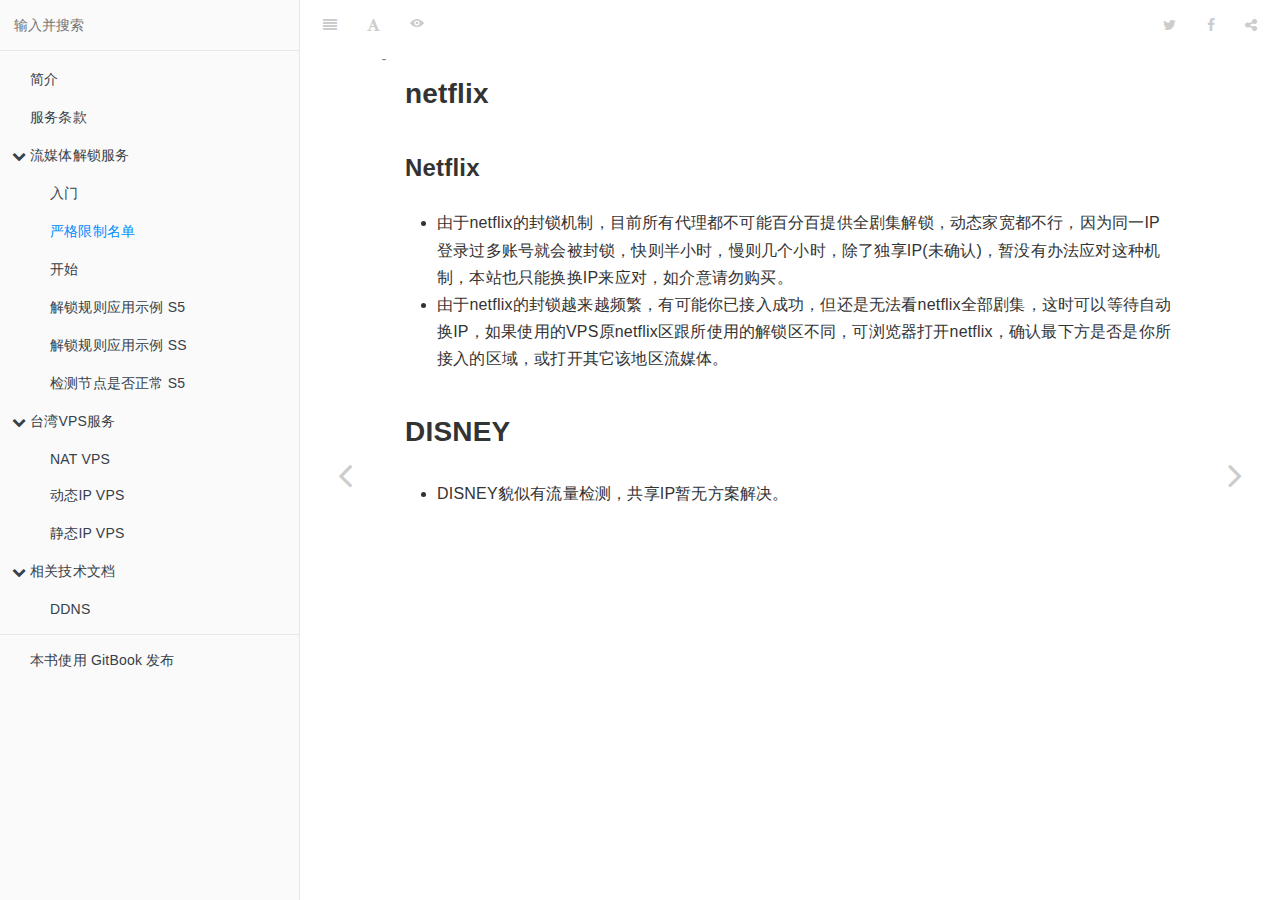
<file: netflix.html>
<!DOCTYPE HTML>
<html lang="zh-hans" >
    <head>
        <meta charset="UTF-8">
        <meta content="text/html; charset=utf-8" http-equiv="Content-Type">
        <title>严格限制名单 · STEAMSV DOCS</title>
        <meta http-equiv="X-UA-Compatible" content="IE=edge" />
        <meta name="description" content="">
        <meta name="generator" content="GitBook 3.2.3">
        
        
        
    
    <link rel="stylesheet" href="gitbook/style.css">

    
            
                
                <link rel="stylesheet" href="gitbook/gitbook-plugin-code/plugin.css">
                
            
                
                <link rel="stylesheet" href="gitbook/gitbook-plugin-search-pro/search.css">
                
            
                
                <link rel="stylesheet" href="gitbook/gitbook-plugin-back-to-top-button/plugin.css">
                
            
                
                <link rel="stylesheet" href="gitbook/gitbook-plugin-pageview-count/plugin.css">
                
            
                
                <link rel="stylesheet" href="gitbook/gitbook-plugin-expandable-chapters/expandable-chapters.css">
                
            
                
                <link rel="stylesheet" href="gitbook/gitbook-plugin-highlight/website.css">
                
            
                
                <link rel="stylesheet" href="gitbook/gitbook-plugin-fontsettings/website.css">
                
            
        

    

    
        
    
        
    
        
    
        
    
        
    
        
    

        
    
    
    <meta name="HandheldFriendly" content="true"/>
    <meta name="viewport" content="width=device-width, initial-scale=1, user-scalable=no">
    <meta name="apple-mobile-web-app-capable" content="yes">
    <meta name="apple-mobile-web-app-status-bar-style" content="black">
    <link rel="apple-touch-icon-precomposed" sizes="152x152" href="gitbook/images/apple-touch-icon-precomposed-152.png">
    <link rel="shortcut icon" href="gitbook/images/favicon.ico" type="image/x-icon">

    
    <link rel="next" href="principle.html" />
    
    
    <link rel="prev" href="kaishi.html" />
    

    </head>
    <body>
        
<div class="book">
    <div class="book-summary">
        
            
<div id="book-search-input" role="search">
    <input type="text" placeholder="输入并搜索" />
</div>

            
                <nav role="navigation">
                


<ul class="summary">
    
    

    

    
        
        
    
        <li class="chapter " data-level="1.1" data-path="./">
            
                <a href="./">
            
                    
                    简介
            
                </a>
            

            
        </li>
    
        <li class="chapter " data-level="1.2" data-path="tos.html">
            
                <a href="tos.html">
            
                    
                    服务条款
            
                </a>
            

            
        </li>
    
        <li class="chapter " data-level="1.3" >
            
                <span>
            
                    
                    流媒体解锁服务
            
                </span>
            

            
            <ul class="articles">
                
    
        <li class="chapter " data-level="1.3.1" data-path="kaishi.html">
            
                <a href="kaishi.html">
            
                    
                    入门
            
                </a>
            

            
        </li>
    
        <li class="chapter active" data-level="1.3.2" data-path="netflix.html">
            
                <a href="netflix.html">
            
                    
                    严格限制名单
            
                </a>
            

            
        </li>
    
        <li class="chapter " data-level="1.3.3" data-path="principle.html">
            
                <a href="principle.html">
            
                    
                    开始
            
                </a>
            

            
        </li>
    
        <li class="chapter " data-level="1.3.4" data-path="xray.html">
            
                <a href="xray.html">
            
                    
                    解锁规则应用示例 S5
            
                </a>
            

            
        </li>
    
        <li class="chapter " data-level="1.3.5" data-path="xrayss.html">
            
                <a href="xrayss.html">
            
                    
                    解锁规则应用示例 SS
            
                </a>
            

            
        </li>
    
        <li class="chapter " data-level="1.3.6" data-path="curl.html">
            
                <a href="curl.html">
            
                    
                    检测节点是否正常 S5
            
                </a>
            

            
        </li>
    

            </ul>
            
        </li>
    
        <li class="chapter " data-level="1.4" >
            
                <span>
            
                    
                    台湾VPS服务
            
                </span>
            

            
            <ul class="articles">
                
    
        <li class="chapter " data-level="1.4.1" data-path="natvps.html">
            
                <a href="natvps.html">
            
                    
                    NAT VPS
            
                </a>
            

            
        </li>
    
        <li class="chapter " data-level="1.4.2" data-path="hinetvps.html">
            
                <a href="hinetvps.html">
            
                    
                    动态IP VPS
            
                </a>
            

            
        </li>
    
        <li class="chapter " data-level="1.4.3" data-path="cn2vps.html">
            
                <a href="cn2vps.html">
            
                    
                    静态IP VPS
            
                </a>
            

            
        </li>
    

            </ul>
            
        </li>
    
        <li class="chapter " data-level="1.5" >
            
                <span>
            
                    
                    相关技术文档
            
                </span>
            

            
            <ul class="articles">
                
    
        <li class="chapter " data-level="1.5.1" data-path="ddns.html">
            
                <a href="ddns.html">
            
                    
                    DDNS
            
                </a>
            

            
        </li>
    

            </ul>
            
        </li>
    

    

    <li class="divider"></li>

    <li>
        <a href="https://www.gitbook.com" target="blank" class="gitbook-link">
            本书使用 GitBook 发布
        </a>
    </li>
</ul>


                </nav>
            
        
    </div>

    <div class="book-body">
        
            <div class="body-inner">
                
                    

<div class="book-header" role="navigation">
    

    <!-- Title -->
    <h1>
        <i class="fa fa-circle-o-notch fa-spin"></i>
        <a href="." >严格限制名单</a>
    </h1>
</div>




                    <div class="page-wrapper" tabindex="-1" role="main">
                        <div class="page-inner">
                            
<div id="book-search-results">
    <div class="search-noresults">
    
                                <section class="normal markdown-section">
                                
                                <h2 id="netflix">netflix</h2>
<h3 id="netflix">Netflix</h3>
<ul>
<li>&#x7531;&#x4E8E;netflix&#x7684;&#x5C01;&#x9501;&#x673A;&#x5236;&#xFF0C;&#x76EE;&#x524D;&#x6240;&#x6709;&#x4EE3;&#x7406;&#x90FD;&#x4E0D;&#x53EF;&#x80FD;&#x767E;&#x5206;&#x767E;&#x63D0;&#x4F9B;&#x5168;&#x5267;&#x96C6;&#x89E3;&#x9501;&#xFF0C;&#x52A8;&#x6001;&#x5BB6;&#x5BBD;&#x90FD;&#x4E0D;&#x884C;&#xFF0C;&#x56E0;&#x4E3A;&#x540C;&#x4E00;IP&#x767B;&#x5F55;&#x8FC7;&#x591A;&#x8D26;&#x53F7;&#x5C31;&#x4F1A;&#x88AB;&#x5C01;&#x9501;&#xFF0C;&#x5FEB;&#x5219;&#x534A;&#x5C0F;&#x65F6;&#xFF0C;&#x6162;&#x5219;&#x51E0;&#x4E2A;&#x5C0F;&#x65F6;&#xFF0C;&#x9664;&#x4E86;&#x72EC;&#x4EAB;IP(&#x672A;&#x786E;&#x8BA4;)&#xFF0C;&#x6682;&#x6CA1;&#x6709;&#x529E;&#x6CD5;&#x5E94;&#x5BF9;&#x8FD9;&#x79CD;&#x673A;&#x5236;&#xFF0C;&#x672C;&#x7AD9;&#x4E5F;&#x53EA;&#x80FD;&#x6362;&#x6362;IP&#x6765;&#x5E94;&#x5BF9;&#xFF0C;&#x5982;&#x4ECB;&#x610F;&#x8BF7;&#x52FF;&#x8D2D;&#x4E70;&#x3002;</li>
<li>&#x7531;&#x4E8E;netflix&#x7684;&#x5C01;&#x9501;&#x8D8A;&#x6765;&#x8D8A;&#x9891;&#x7E41;&#xFF0C;&#x6709;&#x53EF;&#x80FD;&#x4F60;&#x5DF2;&#x63A5;&#x5165;&#x6210;&#x529F;&#xFF0C;&#x4F46;&#x8FD8;&#x662F;&#x65E0;&#x6CD5;&#x770B;netflix&#x5168;&#x90E8;&#x5267;&#x96C6;&#xFF0C;&#x8FD9;&#x65F6;&#x53EF;&#x4EE5;&#x7B49;&#x5F85;&#x81EA;&#x52A8;&#x6362;IP&#xFF0C;&#x5982;&#x679C;&#x4F7F;&#x7528;&#x7684;VPS&#x539F;netflix&#x533A;&#x8DDF;&#x6240;&#x4F7F;&#x7528;&#x7684;&#x89E3;&#x9501;&#x533A;&#x4E0D;&#x540C;&#xFF0C;&#x53EF;&#x6D4F;&#x89C8;&#x5668;&#x6253;&#x5F00;netflix&#xFF0C;&#x786E;&#x8BA4;&#x6700;&#x4E0B;&#x65B9;&#x662F;&#x5426;&#x662F;&#x4F60;&#x6240;&#x63A5;&#x5165;&#x7684;&#x533A;&#x57DF;&#xFF0C;&#x6216;&#x6253;&#x5F00;&#x5176;&#x5B83;&#x8BE5;&#x5730;&#x533A;&#x6D41;&#x5A92;&#x4F53;&#x3002;</li>
</ul>
<h2 id="disney">DISNEY</h2>
<ul>
<li>DISNEY&#x8C8C;&#x4F3C;&#x6709;&#x6D41;&#x91CF;&#x68C0;&#x6D4B;&#xFF0C;&#x5171;&#x4EAB;IP&#x6682;&#x65E0;&#x65B9;&#x6848;&#x89E3;&#x51B3;&#x3002;</li>
</ul>

                                
                                </section>
                            
    </div>
    <div class="search-results">
        <div class="has-results">
            
            <h1 class="search-results-title"><span class='search-results-count'></span> results matching "<span class='search-query'></span>"</h1>
            <ul class="search-results-list"></ul>
            
        </div>
        <div class="no-results">
            
            <h1 class="search-results-title">No results matching "<span class='search-query'></span>"</h1>
            
        </div>
    </div>
</div>

                        </div>
                    </div>
                
            </div>

            
                
                <a href="kaishi.html" class="navigation navigation-prev " aria-label="Previous page: 入门">
                    <i class="fa fa-angle-left"></i>
                </a>
                
                
                <a href="principle.html" class="navigation navigation-next " aria-label="Next page: 开始">
                    <i class="fa fa-angle-right"></i>
                </a>
                
            
        
    </div>

    <script>
        var gitbook = gitbook || [];
        gitbook.push(function() {
            gitbook.page.hasChanged({"page":{"title":"严格限制名单","level":"1.3.2","depth":2,"next":{"title":"开始","level":"1.3.3","depth":2,"path":"principle.md","ref":"principle.md","articles":[]},"previous":{"title":"入门","level":"1.3.1","depth":2,"path":"kaishi.md","ref":"kaishi.md","articles":[]},"dir":"ltr"},"config":{"plugins":["code","-lunr","-search","search-pro","back-to-top-button","pageview-count","expandable-chapters"],"styles":{"website":"styles/website.css","pdf":"styles/pdf.css","epub":"styles/epub.css","mobi":"styles/mobi.css","ebook":"styles/ebook.css","print":"styles/print.css"},"pluginsConfig":{"search-pro":{},"code":{"copyButtons":true},"fontsettings":{"theme":"white","family":"sans","size":2},"highlight":{},"back-to-top-button":{},"pageview-count":{},"sharing":{"facebook":true,"twitter":true,"google":false,"weibo":false,"instapaper":false,"vk":false,"all":["facebook","google","twitter","weibo","instapaper"]},"theme-default":{"styles":{"website":"styles/website.css","pdf":"styles/pdf.css","epub":"styles/epub.css","mobi":"styles/mobi.css","ebook":"styles/ebook.css","print":"styles/print.css"},"showLevel":false},"expandable-chapters":{}},"theme":"default","pdf":{"pageNumbers":true,"fontSize":12,"fontFamily":"Arial","paperSize":"a4","chapterMark":"pagebreak","pageBreaksBefore":"/","margin":{"right":62,"left":62,"top":56,"bottom":56}},"structure":{"langs":"LANGS.md","readme":"README.md","glossary":"GLOSSARY.md","summary":"SUMMARY.md"},"variables":{},"title":"STEAMSV DOCS","language":"zh-hans","gitbook":"*"},"file":{"path":"netflix.md","mtime":"2023-01-08T14:21:49.552Z","type":"markdown"},"gitbook":{"version":"3.2.3","time":"2023-01-08T14:22:46.559Z"},"basePath":".","book":{"language":""}});
        });
    </script>
</div>

        
    <script src="gitbook/gitbook.js"></script>
    <script src="gitbook/theme.js"></script>
    
        
        <script src="gitbook/gitbook-plugin-code/plugin.js"></script>
        
    
        
        <script src="gitbook/gitbook-plugin-search-pro/jquery.mark.min.js"></script>
        
    
        
        <script src="gitbook/gitbook-plugin-search-pro/search.js"></script>
        
    
        
        <script src="gitbook/gitbook-plugin-back-to-top-button/plugin.js"></script>
        
    
        
        <script src="gitbook/gitbook-plugin-pageview-count/plugin.js"></script>
        
    
        
        <script src="gitbook/gitbook-plugin-expandable-chapters/expandable-chapters.js"></script>
        
    
        
        <script src="gitbook/gitbook-plugin-sharing/buttons.js"></script>
        
    
        
        <script src="gitbook/gitbook-plugin-fontsettings/fontsettings.js"></script>
        
    

    </body>
</html>
</file>
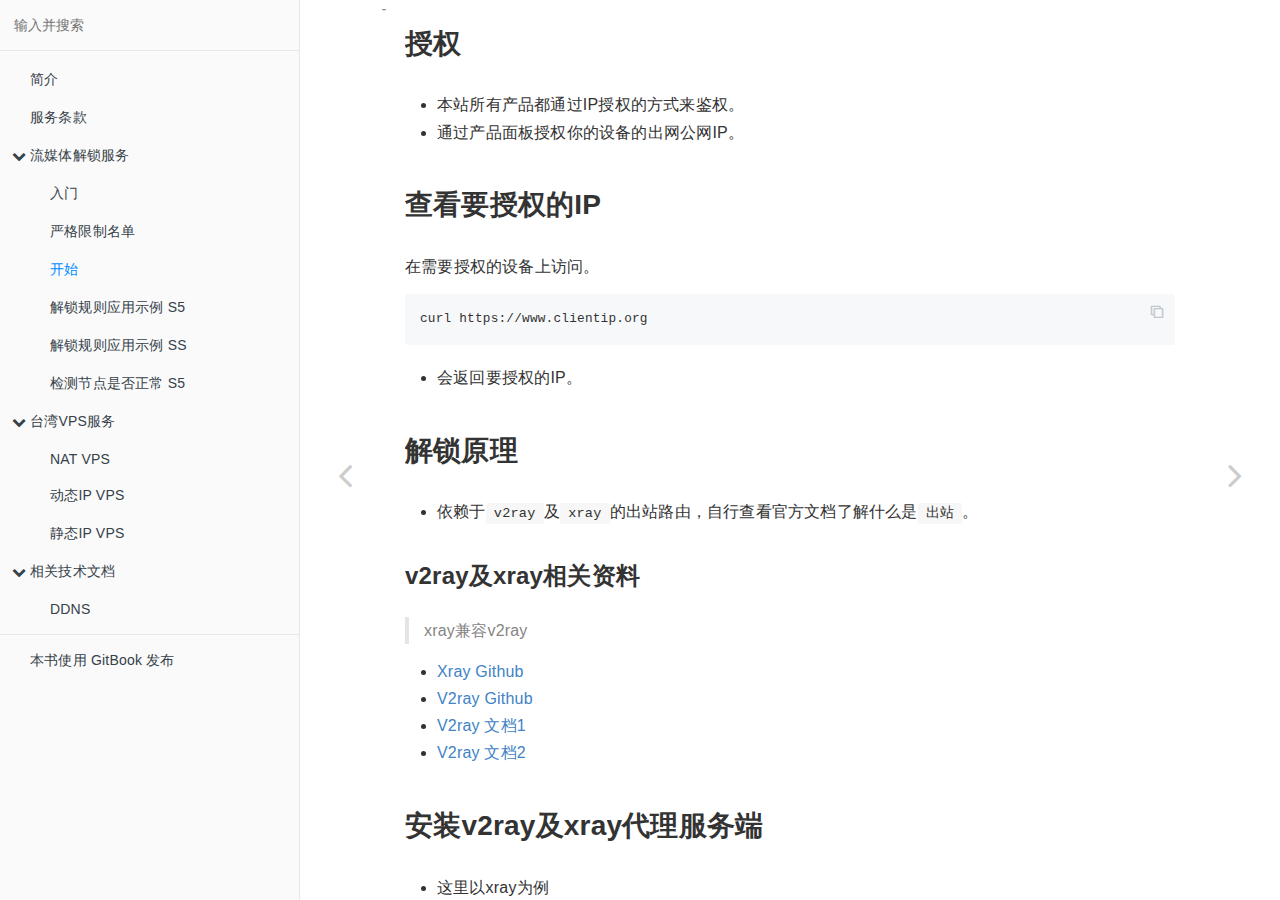
<file: principle.html>
<!DOCTYPE HTML>
<html lang="zh-hans" >
    <head>
        <meta charset="UTF-8">
        <meta content="text/html; charset=utf-8" http-equiv="Content-Type">
        <title>开始 · STEAMSV DOCS</title>
        <meta http-equiv="X-UA-Compatible" content="IE=edge" />
        <meta name="description" content="">
        <meta name="generator" content="GitBook 3.2.3">
        
        
        
    
    <link rel="stylesheet" href="gitbook/style.css">

    
            
                
                <link rel="stylesheet" href="gitbook/gitbook-plugin-code/plugin.css">
                
            
                
                <link rel="stylesheet" href="gitbook/gitbook-plugin-search-pro/search.css">
                
            
                
                <link rel="stylesheet" href="gitbook/gitbook-plugin-back-to-top-button/plugin.css">
                
            
                
                <link rel="stylesheet" href="gitbook/gitbook-plugin-pageview-count/plugin.css">
                
            
                
                <link rel="stylesheet" href="gitbook/gitbook-plugin-expandable-chapters/expandable-chapters.css">
                
            
                
                <link rel="stylesheet" href="gitbook/gitbook-plugin-highlight/website.css">
                
            
                
                <link rel="stylesheet" href="gitbook/gitbook-plugin-fontsettings/website.css">
                
            
        

    

    
        
    
        
    
        
    
        
    
        
    
        
    

        
    
    
    <meta name="HandheldFriendly" content="true"/>
    <meta name="viewport" content="width=device-width, initial-scale=1, user-scalable=no">
    <meta name="apple-mobile-web-app-capable" content="yes">
    <meta name="apple-mobile-web-app-status-bar-style" content="black">
    <link rel="apple-touch-icon-precomposed" sizes="152x152" href="gitbook/images/apple-touch-icon-precomposed-152.png">
    <link rel="shortcut icon" href="gitbook/images/favicon.ico" type="image/x-icon">

    
    <link rel="next" href="xray.html" />
    
    
    <link rel="prev" href="netflix.html" />
    

    </head>
    <body>
        
<div class="book">
    <div class="book-summary">
        
            
<div id="book-search-input" role="search">
    <input type="text" placeholder="输入并搜索" />
</div>

            
                <nav role="navigation">
                


<ul class="summary">
    
    

    

    
        
        
    
        <li class="chapter " data-level="1.1" data-path="./">
            
                <a href="./">
            
                    
                    简介
            
                </a>
            

            
        </li>
    
        <li class="chapter " data-level="1.2" data-path="tos.html">
            
                <a href="tos.html">
            
                    
                    服务条款
            
                </a>
            

            
        </li>
    
        <li class="chapter " data-level="1.3" >
            
                <span>
            
                    
                    流媒体解锁服务
            
                </span>
            

            
            <ul class="articles">
                
    
        <li class="chapter " data-level="1.3.1" data-path="kaishi.html">
            
                <a href="kaishi.html">
            
                    
                    入门
            
                </a>
            

            
        </li>
    
        <li class="chapter " data-level="1.3.2" data-path="netflix.html">
            
                <a href="netflix.html">
            
                    
                    严格限制名单
            
                </a>
            

            
        </li>
    
        <li class="chapter active" data-level="1.3.3" data-path="principle.html">
            
                <a href="principle.html">
            
                    
                    开始
            
                </a>
            

            
        </li>
    
        <li class="chapter " data-level="1.3.4" data-path="xray.html">
            
                <a href="xray.html">
            
                    
                    解锁规则应用示例 S5
            
                </a>
            

            
        </li>
    
        <li class="chapter " data-level="1.3.5" data-path="xrayss.html">
            
                <a href="xrayss.html">
            
                    
                    解锁规则应用示例 SS
            
                </a>
            

            
        </li>
    
        <li class="chapter " data-level="1.3.6" data-path="curl.html">
            
                <a href="curl.html">
            
                    
                    检测节点是否正常 S5
            
                </a>
            

            
        </li>
    

            </ul>
            
        </li>
    
        <li class="chapter " data-level="1.4" >
            
                <span>
            
                    
                    台湾VPS服务
            
                </span>
            

            
            <ul class="articles">
                
    
        <li class="chapter " data-level="1.4.1" data-path="natvps.html">
            
                <a href="natvps.html">
            
                    
                    NAT VPS
            
                </a>
            

            
        </li>
    
        <li class="chapter " data-level="1.4.2" data-path="hinetvps.html">
            
                <a href="hinetvps.html">
            
                    
                    动态IP VPS
            
                </a>
            

            
        </li>
    
        <li class="chapter " data-level="1.4.3" data-path="cn2vps.html">
            
                <a href="cn2vps.html">
            
                    
                    静态IP VPS
            
                </a>
            

            
        </li>
    

            </ul>
            
        </li>
    
        <li class="chapter " data-level="1.5" >
            
                <span>
            
                    
                    相关技术文档
            
                </span>
            

            
            <ul class="articles">
                
    
        <li class="chapter " data-level="1.5.1" data-path="ddns.html">
            
                <a href="ddns.html">
            
                    
                    DDNS
            
                </a>
            

            
        </li>
    

            </ul>
            
        </li>
    

    

    <li class="divider"></li>

    <li>
        <a href="https://www.gitbook.com" target="blank" class="gitbook-link">
            本书使用 GitBook 发布
        </a>
    </li>
</ul>


                </nav>
            
        
    </div>

    <div class="book-body">
        
            <div class="body-inner">
                
                    

<div class="book-header" role="navigation">
    

    <!-- Title -->
    <h1>
        <i class="fa fa-circle-o-notch fa-spin"></i>
        <a href="." >开始</a>
    </h1>
</div>




                    <div class="page-wrapper" tabindex="-1" role="main">
                        <div class="page-inner">
                            
<div id="book-search-results">
    <div class="search-noresults">
    
                                <section class="normal markdown-section">
                                
                                <h2 id="&#x6388;&#x6743;">&#x6388;&#x6743;</h2>
<ul>
<li>&#x672C;&#x7AD9;&#x6240;&#x6709;&#x4EA7;&#x54C1;&#x90FD;&#x901A;&#x8FC7;IP&#x6388;&#x6743;&#x7684;&#x65B9;&#x5F0F;&#x6765;&#x9274;&#x6743;&#x3002;</li>
<li>&#x901A;&#x8FC7;&#x4EA7;&#x54C1;&#x9762;&#x677F;&#x6388;&#x6743;&#x4F60;&#x7684;&#x8BBE;&#x5907;&#x7684;&#x51FA;&#x7F51;&#x516C;&#x7F51;IP&#x3002;</li>
</ul>
<h2 id="&#x67E5;&#x770B;&#x8981;&#x6388;&#x6743;&#x7684;ip">&#x67E5;&#x770B;&#x8981;&#x6388;&#x6743;&#x7684;IP</h2>
<p>&#x5728;&#x9700;&#x8981;&#x6388;&#x6743;&#x7684;&#x8BBE;&#x5907;&#x4E0A;&#x8BBF;&#x95EE;&#x3002;</p>
<pre><code>curl https://www.clientip.org
</code></pre><ul>
<li>&#x4F1A;&#x8FD4;&#x56DE;&#x8981;&#x6388;&#x6743;&#x7684;IP&#x3002;</li>
</ul>
<h2 id="&#x89E3;&#x9501;&#x539F;&#x7406;">&#x89E3;&#x9501;&#x539F;&#x7406;</h2>
<ul>
<li>&#x4F9D;&#x8D56;&#x4E8E;<code>v2ray</code>&#x53CA;<code>xray</code>&#x7684;&#x51FA;&#x7AD9;&#x8DEF;&#x7531;&#xFF0C;&#x81EA;&#x884C;&#x67E5;&#x770B;&#x5B98;&#x65B9;&#x6587;&#x6863;&#x4E86;&#x89E3;&#x4EC0;&#x4E48;&#x662F;<code>&#x51FA;&#x7AD9;</code>&#x3002;</li>
</ul>
<h3 id="v2ray&#x53CA;xray&#x76F8;&#x5173;&#x8D44;&#x6599;">v2ray&#x53CA;xray&#x76F8;&#x5173;&#x8D44;&#x6599;</h3>
<blockquote>
<p>xray&#x517C;&#x5BB9;v2ray</p>
</blockquote>
<ul>
<li><a href="https://github.com/XTLS/Xray-core" target="_blank">Xray Github</a></li>
<li><a href="https://github.com/v2fly/v2ray-core" target="_blank">V2ray Github</a></li>
<li><a href="https://www.v2fly.org/" target="_blank">V2ray &#x6587;&#x6863;1</a></li>
<li><a href="https://www.v2ray.org/" target="_blank">V2ray &#x6587;&#x6863;2</a></li>
</ul>
<h2 id="&#x5B89;&#x88C5;v2ray&#x53CA;xray&#x4EE3;&#x7406;&#x670D;&#x52A1;&#x7AEF;">&#x5B89;&#x88C5;v2ray&#x53CA;xray&#x4EE3;&#x7406;&#x670D;&#x52A1;&#x7AEF;</h2>
<ul>
<li>&#x8FD9;&#x91CC;&#x4EE5;xray&#x4E3A;&#x4F8B;</li>
<li><p>&#x5B89;&#x88C5;</p>
<pre><code>bash -c &quot;$(curl -L https://github.com/XTLS/Xray-install/raw/main/install-release.sh)&quot; @ install
</code></pre></li>
<li><p>&#x5B89;&#x88C5;&#x540E;&#x76F8;&#x5173;&#x914D;&#x7F6E;&#x8DEF;&#x5F84;</p>
<pre><code>/etc/systemd/system/xray.service
/etc/systemd/system/xra
/usr/local/bin/xray
/usr/local/etc/xray/config.json
/usr/local/share/xray/geoip.dat
/usr/local/share/xray/g
/var/log/xray/access.log
/var/log/xray/error.log
</code></pre></li>
</ul>
<h2 id="&#x66F4;&#x65B0;geoipdat-&#x548C;-geositedat">&#x66F4;&#x65B0;<code>geoip.dat</code> &#x548C; <code>geosite.dat</code></h2>
<ul>
<li>&#x8FD9;&#x4E00;&#x6B65;&#x5F88;&#x91CD;&#x8981;&#xFF0C;&quot;routing&quot;&#x4F9D;&#x8D56;&#x6B64;&#x9879;&#xFF0C;&#x81EA;&#x884C;&#x4ECE;&#x5B98;&#x65B9;&#x6587;&#x6863;&#x4E86;&#x89E3;&#x5982;&#x4F55;&#x4F7F;&#x7528;&#x3002;<pre><code>bash -c &quot;$(curl -L https://github.com/XTLS/Xray-install/raw/main/install-release.sh)&quot; @ install-geodata
</code></pre></li>
</ul>
<h2 id="&#x5B89;&#x88C5;&#x5B8C;&#x6BD5;&#x540E;">&#x5B89;&#x88C5;&#x5B8C;&#x6BD5;&#x540E;</h2>
<ul>
<li><code>config.json</code>&#x4E3A;<code>{}</code>&#xFF0C;&#x9700;&#x8981;&#x81EA;&#x5DF1;&#x5199;&#x914D;&#x7F6E;&#xFF0C;&#x4E5F;&#x53EF;&#x4F7F;&#x7528;&#x5176;&#x5B83;&#x4EBA;&#x5199;&#x7684;&#xFF0C;&#x81EA;&#x884C;&#x5224;&#x65AD;&#x3002;</li>
<li>&#x63A7;&#x5236;&#x547D;&#x4EE4;<pre><code>systemctl start xray
systemctl stop xray
systemctl enable xray
systemctl disable xray
</code></pre></li>
</ul>
<h2 id="&#x914D;&#x7F6E;&#x793A;&#x4F8B;">&#x914D;&#x7F6E;&#x793A;&#x4F8B;</h2>
<ul>
<li>&#x4EE5;&#x4E0B;&#x53EF;&#x76F4;&#x63A5;&#x590D;&#x5236;&#x4F7F;&#x7528;<pre><code>{
  &quot;inbound&quot;: {
      &quot;allocate&quot;: {
          &quot;strategy&quot;: &quot;always&quot;
      },
      &quot;listen&quot;: &quot;0.0.0.0&quot;,
      &quot;port&quot;: 8090,
      &quot;protocol&quot;: &quot;vmess&quot;,
      &quot;settings&quot;: {
          &quot;clients&quot;: [
              {
                  &quot;id&quot; : &quot;fbb68c3f-2e0b-4185-8263-f58282a64ffa&quot;,
                  &quot;alterId&quot; : 0
              }
          ],
          &quot;udp&quot;: true
      },
      &quot;sniffing&quot;: {
          &quot;destOverride&quot;: [
              &quot;http&quot;,
              &quot;tls&quot;
          ],
          &quot;enabled&quot;: true
      },
      &quot;streamSettings&quot;: {
          &quot;network&quot;: &quot;ws&quot;,
          &quot;security&quot;: &quot;auto&quot;,
          &quot;wsSettings&quot;: {
              &quot;connectionReuse&quot;: true,
              &quot;path&quot;: &quot;/v2ray/&quot;
          }
      },
      &quot;tag&quot;: &quot;proxy&quot;
  },
  &quot;log&quot;: {
      &quot;access&quot;: &quot;/var/log/xray/access.log&quot;,
      &quot;error&quot;: &quot;/var/log/xray/error.log&quot;,
      &quot;loglevel&quot;: &quot;warning&quot;
  },
  &quot;outbounds&quot;: [
      {
          &quot;protocol&quot;: &quot;freedom&quot;,
          &quot;settings&quot;: {}
      },
      {
          &quot;tag&quot;: &quot;stream&quot;,
          &quot;sendThrough&quot;: &quot;0.0.0.0&quot;,
          &quot;protocol&quot;: &quot;socks&quot;,
          &quot;settings&quot;: {
              &quot;servers&quot;: [
                  {
                      &quot;address&quot;: &quot;hk1.dnsunlock.com&quot;,
                      &quot;port&quot;: 8443,
                      &quot;users&quot;: []
                  }
              ]
          }
      }
  ],
  &quot;routing&quot;: {
      &quot;domainStrategy&quot;: &quot;AsIs&quot;,
      &quot;rules&quot;: [
          {
              &quot;type&quot;: &quot;field&quot;,
              &quot;domains&quot;: [
                  &quot;geosite:netflix&quot;
              ],
              &quot;outboundTag&quot;: &quot;stream&quot;
          }
      ]
  }
}
</code></pre></li>
</ul>
<h2 id="&#x89E3;&#x9501;&#x524D;&#x4E0E;&#x89E3;&#x9501;&#x540E;&#x914D;&#x7F6E;&#x6587;&#x4EF6;&#x5BF9;&#x6BD4;">&#x89E3;&#x9501;&#x524D;&#x4E0E;&#x89E3;&#x9501;&#x540E;&#x914D;&#x7F6E;&#x6587;&#x4EF6;&#x5BF9;&#x6BD4;</h2>
<p>&#x89E3;&#x9501;&#x524D;</p>
<pre><code>{
    &quot;inbound&quot;: {
        &quot;allocate&quot;: {
            &quot;strategy&quot;: &quot;always&quot;
        },
        &quot;listen&quot;: &quot;0.0.0.0&quot;,
        &quot;port&quot;: 8090,
        &quot;protocol&quot;: &quot;vmess&quot;,
        &quot;settings&quot;: {
            &quot;clients&quot;: [
                {
                    &quot;id&quot; : &quot;179c0060-9c92-3dd4-013a-aba0dbc39054&quot;,
                    &quot;alterId&quot; : 0
                }
            ],
            &quot;udp&quot;: true
        },
        &quot;sniffing&quot;: {
            &quot;destOverride&quot;: [
                &quot;http&quot;,
                &quot;tls&quot;
            ],
            &quot;enabled&quot;: true
        },
        &quot;streamSettings&quot;: {
            &quot;network&quot;: &quot;ws&quot;,
            &quot;security&quot;: &quot;auto&quot;,
            &quot;wsSettings&quot;: {
                &quot;connectionReuse&quot;: true,
                &quot;path&quot;: &quot;/v2ray/&quot;
            }
        },
        &quot;tag&quot;: &quot;proxy&quot;
    },
    &quot;log&quot;: {
        &quot;access&quot;: &quot;/var/log/xray/access.log&quot;,
        &quot;error&quot;: &quot;/var/log/xray/error.log&quot;,
        &quot;loglevel&quot;: &quot;warning&quot;
    },
    &quot;outbounds&quot;: [
        {
            &quot;protocol&quot;: &quot;freedom&quot;,
            &quot;settings&quot;: {}
        }
    ],
    &quot;routing&quot;: {
        &quot;rules&quot;: [
            {
                &quot;ip&quot;: [
                    &quot;geoip:private&quot;
                ],
                &quot;outboundTag&quot;: &quot;blocked&quot;,
                &quot;type&quot;: &quot;field&quot;
            }
        ]
    }
}
</code></pre><p>&#x89E3;&#x9501;&#x540E;</p>
<pre><code>{
    &quot;inbound&quot;: {
        &quot;allocate&quot;: {
            &quot;strategy&quot;: &quot;always&quot;
        },
        &quot;listen&quot;: &quot;0.0.0.0&quot;,
        &quot;port&quot;: 8090,
        &quot;protocol&quot;: &quot;vmess&quot;,
        &quot;settings&quot;: {
            &quot;clients&quot;: [
                {
                    &quot;id&quot; : &quot;179c0060-9c92-3dd4-013a-aba0dbc39054&quot;,
                    &quot;alterId&quot; : 0
                }
            ],
            &quot;udp&quot;: true
        },
        &quot;sniffing&quot;: {
            &quot;destOverride&quot;: [
                &quot;http&quot;,
                &quot;tls&quot;
            ],
            &quot;enabled&quot;: true
        },
        &quot;streamSettings&quot;: {
            &quot;network&quot;: &quot;ws&quot;,
            &quot;security&quot;: &quot;auto&quot;,
            &quot;wsSettings&quot;: {
                &quot;connectionReuse&quot;: true,
                &quot;path&quot;: &quot;/v2ray/&quot;
            }
        },
        &quot;tag&quot;: &quot;proxy&quot;
    },
    &quot;log&quot;: {
        &quot;access&quot;: &quot;/var/log/xray/access.log&quot;,
        &quot;error&quot;: &quot;/var/log/xray/error.log&quot;,
        &quot;loglevel&quot;: &quot;warning&quot;
    },
    &quot;outbounds&quot;: [
        {
            &quot;protocol&quot;: &quot;freedom&quot;,
            &quot;settings&quot;: {}
        },
        {
            &quot;tag&quot;: &quot;stream&quot;,
            &quot;sendThrough&quot;: &quot;0.0.0.0&quot;,
            &quot;protocol&quot;: &quot;socks&quot;,
            &quot;settings&quot;: {
                &quot;servers&quot;: [
                    {
                        &quot;address&quot;: &quot;hk1.dnsunlock.com&quot;,
                        &quot;port&quot;: 8443,
                        &quot;users&quot;: []
                    }
                ]
            }
        }
    ],
    &quot;routing&quot;: {
        &quot;rules&quot;: [
            {
                &quot;ip&quot;: [
                    &quot;geoip:private&quot;
                ],
                &quot;outboundTag&quot;: &quot;blocked&quot;,
                &quot;type&quot;: &quot;field&quot;
            },
            {
                &quot;type&quot;: &quot;field&quot;,
                &quot;domains&quot;: [
                    &quot;geosite:netflix&quot;
                ],
                &quot;outboundTag&quot;: &quot;stream&quot;
            }
        ]
    }
}
</code></pre><p>&#x5982;&#x9700;&#x5176;&#x5B83;&#x534F;&#x8BAE;&#xFF0C;&#x53C2;&#x8003;<a href="xray.html">&#x57FA;&#x4E8E;&#x5B98;&#x65B9;&#x6A21;&#x7248;&#x4FEE;&#x6539;&#x540E;&#x793A;&#x4F8B;</a></p>

                                
                                </section>
                            
    </div>
    <div class="search-results">
        <div class="has-results">
            
            <h1 class="search-results-title"><span class='search-results-count'></span> results matching "<span class='search-query'></span>"</h1>
            <ul class="search-results-list"></ul>
            
        </div>
        <div class="no-results">
            
            <h1 class="search-results-title">No results matching "<span class='search-query'></span>"</h1>
            
        </div>
    </div>
</div>

                        </div>
                    </div>
                
            </div>

            
                
                <a href="netflix.html" class="navigation navigation-prev " aria-label="Previous page: 严格限制名单">
                    <i class="fa fa-angle-left"></i>
                </a>
                
                
                <a href="xray.html" class="navigation navigation-next " aria-label="Next page: 解锁规则应用示例 S5">
                    <i class="fa fa-angle-right"></i>
                </a>
                
            
        
    </div>

    <script>
        var gitbook = gitbook || [];
        gitbook.push(function() {
            gitbook.page.hasChanged({"page":{"title":"开始","level":"1.3.3","depth":2,"next":{"title":"解锁规则应用示例 S5","level":"1.3.4","depth":2,"path":"xray.md","ref":"xray.md","articles":[]},"previous":{"title":"严格限制名单","level":"1.3.2","depth":2,"path":"netflix.md","ref":"netflix.md","articles":[]},"dir":"ltr"},"config":{"plugins":["code","-lunr","-search","search-pro","back-to-top-button","pageview-count","expandable-chapters"],"styles":{"website":"styles/website.css","pdf":"styles/pdf.css","epub":"styles/epub.css","mobi":"styles/mobi.css","ebook":"styles/ebook.css","print":"styles/print.css"},"pluginsConfig":{"search-pro":{},"code":{"copyButtons":true},"fontsettings":{"theme":"white","family":"sans","size":2},"highlight":{},"back-to-top-button":{},"pageview-count":{},"sharing":{"facebook":true,"twitter":true,"google":false,"weibo":false,"instapaper":false,"vk":false,"all":["facebook","google","twitter","weibo","instapaper"]},"theme-default":{"styles":{"website":"styles/website.css","pdf":"styles/pdf.css","epub":"styles/epub.css","mobi":"styles/mobi.css","ebook":"styles/ebook.css","print":"styles/print.css"},"showLevel":false},"expandable-chapters":{}},"theme":"default","pdf":{"pageNumbers":true,"fontSize":12,"fontFamily":"Arial","paperSize":"a4","chapterMark":"pagebreak","pageBreaksBefore":"/","margin":{"right":62,"left":62,"top":56,"bottom":56}},"structure":{"langs":"LANGS.md","readme":"README.md","glossary":"GLOSSARY.md","summary":"SUMMARY.md"},"variables":{},"title":"STEAMSV DOCS","language":"zh-hans","gitbook":"*"},"file":{"path":"principle.md","mtime":"2023-01-08T14:21:49.552Z","type":"markdown"},"gitbook":{"version":"3.2.3","time":"2023-01-08T14:22:46.559Z"},"basePath":".","book":{"language":""}});
        });
    </script>
</div>

        
    <script src="gitbook/gitbook.js"></script>
    <script src="gitbook/theme.js"></script>
    
        
        <script src="gitbook/gitbook-plugin-code/plugin.js"></script>
        
    
        
        <script src="gitbook/gitbook-plugin-search-pro/jquery.mark.min.js"></script>
        
    
        
        <script src="gitbook/gitbook-plugin-search-pro/search.js"></script>
        
    
        
        <script src="gitbook/gitbook-plugin-back-to-top-button/plugin.js"></script>
        
    
        
        <script src="gitbook/gitbook-plugin-pageview-count/plugin.js"></script>
        
    
        
        <script src="gitbook/gitbook-plugin-expandable-chapters/expandable-chapters.js"></script>
        
    
        
        <script src="gitbook/gitbook-plugin-sharing/buttons.js"></script>
        
    
        
        <script src="gitbook/gitbook-plugin-fontsettings/fontsettings.js"></script>
        
    

    </body>
</html>
</file>
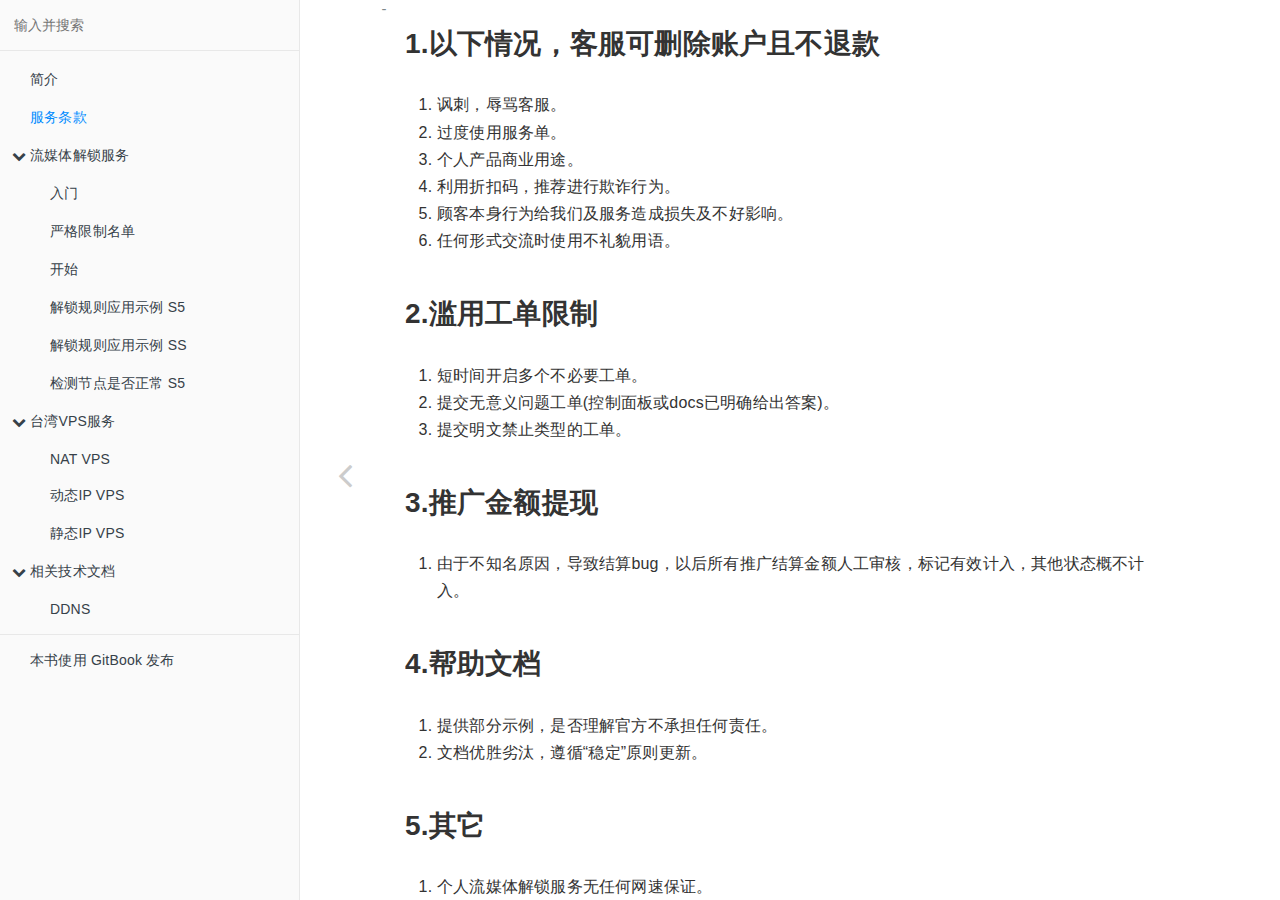
<file: tos.html>
<!DOCTYPE HTML>
<html lang="zh-hans" >
    <head>
        <meta charset="UTF-8">
        <meta content="text/html; charset=utf-8" http-equiv="Content-Type">
        <title>服务条款 · STEAMSV DOCS</title>
        <meta http-equiv="X-UA-Compatible" content="IE=edge" />
        <meta name="description" content="">
        <meta name="generator" content="GitBook 3.2.3">
        
        
        
    
    <link rel="stylesheet" href="gitbook/style.css">

    
            
                
                <link rel="stylesheet" href="gitbook/gitbook-plugin-code/plugin.css">
                
            
                
                <link rel="stylesheet" href="gitbook/gitbook-plugin-search-pro/search.css">
                
            
                
                <link rel="stylesheet" href="gitbook/gitbook-plugin-back-to-top-button/plugin.css">
                
            
                
                <link rel="stylesheet" href="gitbook/gitbook-plugin-pageview-count/plugin.css">
                
            
                
                <link rel="stylesheet" href="gitbook/gitbook-plugin-expandable-chapters/expandable-chapters.css">
                
            
                
                <link rel="stylesheet" href="gitbook/gitbook-plugin-highlight/website.css">
                
            
                
                <link rel="stylesheet" href="gitbook/gitbook-plugin-fontsettings/website.css">
                
            
        

    

    
        
    
        
    
        
    
        
    
        
    
        
    

        
    
    
    <meta name="HandheldFriendly" content="true"/>
    <meta name="viewport" content="width=device-width, initial-scale=1, user-scalable=no">
    <meta name="apple-mobile-web-app-capable" content="yes">
    <meta name="apple-mobile-web-app-status-bar-style" content="black">
    <link rel="apple-touch-icon-precomposed" sizes="152x152" href="gitbook/images/apple-touch-icon-precomposed-152.png">
    <link rel="shortcut icon" href="gitbook/images/favicon.ico" type="image/x-icon">

    
    
    <link rel="prev" href="./" />
    

    </head>
    <body>
        
<div class="book">
    <div class="book-summary">
        
            
<div id="book-search-input" role="search">
    <input type="text" placeholder="输入并搜索" />
</div>

            
                <nav role="navigation">
                


<ul class="summary">
    
    

    

    
        
        
    
        <li class="chapter " data-level="1.1" data-path="./">
            
                <a href="./">
            
                    
                    简介
            
                </a>
            

            
        </li>
    
        <li class="chapter active" data-level="1.2" data-path="tos.html">
            
                <a href="tos.html">
            
                    
                    服务条款
            
                </a>
            

            
        </li>
    
        <li class="chapter " data-level="1.3" >
            
                <span>
            
                    
                    流媒体解锁服务
            
                </span>
            

            
            <ul class="articles">
                
    
        <li class="chapter " data-level="1.3.1" data-path="kaishi.html">
            
                <a href="kaishi.html">
            
                    
                    入门
            
                </a>
            

            
        </li>
    
        <li class="chapter " data-level="1.3.2" data-path="netflix.html">
            
                <a href="netflix.html">
            
                    
                    严格限制名单
            
                </a>
            

            
        </li>
    
        <li class="chapter " data-level="1.3.3" data-path="principle.html">
            
                <a href="principle.html">
            
                    
                    开始
            
                </a>
            

            
        </li>
    
        <li class="chapter " data-level="1.3.4" data-path="xray.html">
            
                <a href="xray.html">
            
                    
                    解锁规则应用示例 S5
            
                </a>
            

            
        </li>
    
        <li class="chapter " data-level="1.3.5" data-path="xrayss.html">
            
                <a href="xrayss.html">
            
                    
                    解锁规则应用示例 SS
            
                </a>
            

            
        </li>
    
        <li class="chapter " data-level="1.3.6" data-path="curl.html">
            
                <a href="curl.html">
            
                    
                    检测节点是否正常 S5
            
                </a>
            

            
        </li>
    

            </ul>
            
        </li>
    
        <li class="chapter " data-level="1.4" >
            
                <span>
            
                    
                    台湾VPS服务
            
                </span>
            

            
            <ul class="articles">
                
    
        <li class="chapter " data-level="1.4.1" data-path="natvps.html">
            
                <a href="natvps.html">
            
                    
                    NAT VPS
            
                </a>
            

            
        </li>
    
        <li class="chapter " data-level="1.4.2" data-path="hinetvps.html">
            
                <a href="hinetvps.html">
            
                    
                    动态IP VPS
            
                </a>
            

            
        </li>
    
        <li class="chapter " data-level="1.4.3" data-path="cn2vps.html">
            
                <a href="cn2vps.html">
            
                    
                    静态IP VPS
            
                </a>
            

            
        </li>
    

            </ul>
            
        </li>
    
        <li class="chapter " data-level="1.5" >
            
                <span>
            
                    
                    相关技术文档
            
                </span>
            

            
            <ul class="articles">
                
    
        <li class="chapter " data-level="1.5.1" data-path="ddns.html">
            
                <a href="ddns.html">
            
                    
                    DDNS
            
                </a>
            

            
        </li>
    

            </ul>
            
        </li>
    

    

    <li class="divider"></li>

    <li>
        <a href="https://www.gitbook.com" target="blank" class="gitbook-link">
            本书使用 GitBook 发布
        </a>
    </li>
</ul>


                </nav>
            
        
    </div>

    <div class="book-body">
        
            <div class="body-inner">
                
                    

<div class="book-header" role="navigation">
    

    <!-- Title -->
    <h1>
        <i class="fa fa-circle-o-notch fa-spin"></i>
        <a href="." >服务条款</a>
    </h1>
</div>




                    <div class="page-wrapper" tabindex="-1" role="main">
                        <div class="page-inner">
                            
<div id="book-search-results">
    <div class="search-noresults">
    
                                <section class="normal markdown-section">
                                
                                <h2 id="1&#x4EE5;&#x4E0B;&#x60C5;&#x51B5;&#xFF0C;&#x5BA2;&#x670D;&#x53EF;&#x5220;&#x9664;&#x8D26;&#x6237;&#x4E14;&#x4E0D;&#x9000;&#x6B3E;">1.&#x4EE5;&#x4E0B;&#x60C5;&#x51B5;&#xFF0C;&#x5BA2;&#x670D;&#x53EF;&#x5220;&#x9664;&#x8D26;&#x6237;&#x4E14;&#x4E0D;&#x9000;&#x6B3E;</h2>
<ol>
<li>&#x8BBD;&#x523A;&#xFF0C;&#x8FB1;&#x9A82;&#x5BA2;&#x670D;&#x3002;</li>
<li>&#x8FC7;&#x5EA6;&#x4F7F;&#x7528;&#x670D;&#x52A1;&#x5355;&#x3002;</li>
<li>&#x4E2A;&#x4EBA;&#x4EA7;&#x54C1;&#x5546;&#x4E1A;&#x7528;&#x9014;&#x3002;</li>
<li>&#x5229;&#x7528;&#x6298;&#x6263;&#x7801;&#xFF0C;&#x63A8;&#x8350;&#x8FDB;&#x884C;&#x6B3A;&#x8BC8;&#x884C;&#x4E3A;&#x3002;</li>
<li>&#x987E;&#x5BA2;&#x672C;&#x8EAB;&#x884C;&#x4E3A;&#x7ED9;&#x6211;&#x4EEC;&#x53CA;&#x670D;&#x52A1;&#x9020;&#x6210;&#x635F;&#x5931;&#x53CA;&#x4E0D;&#x597D;&#x5F71;&#x54CD;&#x3002;</li>
<li>&#x4EFB;&#x4F55;&#x5F62;&#x5F0F;&#x4EA4;&#x6D41;&#x65F6;&#x4F7F;&#x7528;&#x4E0D;&#x793C;&#x8C8C;&#x7528;&#x8BED;&#x3002;</li>
</ol>
<h2 id="2&#x6EE5;&#x7528;&#x5DE5;&#x5355;&#x9650;&#x5236;">2.&#x6EE5;&#x7528;&#x5DE5;&#x5355;&#x9650;&#x5236;</h2>
<ol>
<li>&#x77ED;&#x65F6;&#x95F4;&#x5F00;&#x542F;&#x591A;&#x4E2A;&#x4E0D;&#x5FC5;&#x8981;&#x5DE5;&#x5355;&#x3002;</li>
<li>&#x63D0;&#x4EA4;&#x65E0;&#x610F;&#x4E49;&#x95EE;&#x9898;&#x5DE5;&#x5355;(&#x63A7;&#x5236;&#x9762;&#x677F;&#x6216;docs&#x5DF2;&#x660E;&#x786E;&#x7ED9;&#x51FA;&#x7B54;&#x6848;)&#x3002;</li>
<li>&#x63D0;&#x4EA4;&#x660E;&#x6587;&#x7981;&#x6B62;&#x7C7B;&#x578B;&#x7684;&#x5DE5;&#x5355;&#x3002;</li>
</ol>
<h2 id="3&#x63A8;&#x5E7F;&#x91D1;&#x989D;&#x63D0;&#x73B0;">3.&#x63A8;&#x5E7F;&#x91D1;&#x989D;&#x63D0;&#x73B0;</h2>
<ol>
<li>&#x7531;&#x4E8E;&#x4E0D;&#x77E5;&#x540D;&#x539F;&#x56E0;&#xFF0C;&#x5BFC;&#x81F4;&#x7ED3;&#x7B97;bug&#xFF0C;&#x4EE5;&#x540E;&#x6240;&#x6709;&#x63A8;&#x5E7F;&#x7ED3;&#x7B97;&#x91D1;&#x989D;&#x4EBA;&#x5DE5;&#x5BA1;&#x6838;&#xFF0C;&#x6807;&#x8BB0;&#x6709;&#x6548;&#x8BA1;&#x5165;&#xFF0C;&#x5176;&#x4ED6;&#x72B6;&#x6001;&#x6982;&#x4E0D;&#x8BA1;&#x5165;&#x3002;</li>
</ol>
<h2 id="4&#x5E2E;&#x52A9;&#x6587;&#x6863;">4.&#x5E2E;&#x52A9;&#x6587;&#x6863;</h2>
<ol>
<li>&#x63D0;&#x4F9B;&#x90E8;&#x5206;&#x793A;&#x4F8B;&#xFF0C;&#x662F;&#x5426;&#x7406;&#x89E3;&#x5B98;&#x65B9;&#x4E0D;&#x627F;&#x62C5;&#x4EFB;&#x4F55;&#x8D23;&#x4EFB;&#x3002;</li>
<li>&#x6587;&#x6863;&#x4F18;&#x80DC;&#x52A3;&#x6C70;&#xFF0C;&#x9075;&#x5FAA;&#x201C;&#x7A33;&#x5B9A;&#x201D;&#x539F;&#x5219;&#x66F4;&#x65B0;&#x3002;</li>
</ol>
<h2 id="5&#x5176;&#x5B83;">5.&#x5176;&#x5B83;</h2>
<ol>
<li>&#x4E2A;&#x4EBA;&#x6D41;&#x5A92;&#x4F53;&#x89E3;&#x9501;&#x670D;&#x52A1;&#x65E0;&#x4EFB;&#x4F55;&#x7F51;&#x901F;&#x4FDD;&#x8BC1;&#x3002;</li>
<li>&#x64C5;&#x81EA;&#x53D6;&#x6D88;&#x6216;&#x64A4;&#x9500;&#x4EA7;&#x54C1;&#xFF0C;&#x65E0;&#x6CD5;&#x6062;&#x590D;&#x3002;</li>
<li>&#x56E0;&#x81EA;&#x8EAB;&#x539F;&#x56E0;&#x5BFC;&#x81F4;&#x6545;&#x969C;&#xFF0C;&#x5B98;&#x65B9;&#x4E0D;&#x627F;&#x62C5;&#x4EFB;&#x4F55;&#x8D23;&#x4EFB;&#x3002;</li>
</ol>
<h2 id="6&#x9000;&#x6B3E;&#x653F;&#x7B56;">6.&#x9000;&#x6B3E;&#x653F;&#x7B56;</h2>
<ol>
<li>VPS&#x670D;&#x52A1;(&#x4E0D;&#x5305;&#x542B;NAT VPS)&#x5F00;&#x901A;&#x540E;24&#x5C0F;&#x65F6;&#x5185;&#x53EF;&#x7533;&#x8BF7;&#x9000;&#x6B3E;&#xFF0C;&#x5C06;&#x6263;&#x9664;7%&#x624B;&#x7EED;&#x8D39;&#xFF0C;USDT&#x652F;&#x4ED8;&#x6263;&#x9664;1U&#x4F5C;&#x4E3A;&#x624B;&#x7EED;&#x8D39;&#x3002;</li>
<li>NAT VPS &#x4E0D;&#x652F;&#x6301;&#x9000;&#x6B3E;&#xFF0C;&#x65E0;&#x8BBA;&#x4F55;&#x79CD;&#x7406;&#x7531;&#xFF0C;&#x9664;&#x975E;&#x4EA7;&#x54C1;&#x6545;&#x969C;&#x65F6;&#x95F4;&#x8D85;&#x8FC7;3&#x5929;&#x4EE5;&#x4E0A;&#x3002;&#xFF08;IP&#x88AB;&#x4E2D;&#x56FD;&#x5927;&#x9646;block&#x4E0D;&#x5C5E;&#x4E8E;&#x6545;&#x969C;&#xFF09;</li>
<li>&#x4E0B;&#x5355;&#x540E;&#x4E00;&#x4E2A;&#x5DE5;&#x4F5C;&#x65E5;&#x5185;&#x7533;&#x8BF7;&#x9000;&#x6B3E;&#x5C06;&#x6263;&#x9664;&#x624B;&#x7EED;&#x8D39;&#x3002;</li>
<li>&#x4E0B;&#x5355;&#x540E;&#x8D85;&#x8FC7;&#x4E00;&#x4E2A;&#x5DE5;&#x4F5C;&#x65E5;&#x4F46;&#x672A;&#x5F00;&#x901A;&#x7533;&#x8BF7;&#x9000;&#x6B3E;&#x53EF;&#x5168;&#x989D;&#x9000;&#x6B3E;&#x3002;</li>
<li>&#x6D41;&#x5A92;&#x4F53;&#x670D;&#x52A1;&#x4E0D;&#x652F;&#x6301;&#x9000;&#x6B3E;&#x3002;</li>
<li>&#x5B9A;&#x5236;&#x670D;&#x52A1;&#x4E0D;&#x63D0;&#x4F9B;&#x9000;&#x6B3E;&#x670D;&#x52A1;&#x3002;</li>
<li>&#x5B98;&#x65B9;USDT TRC20&#x6536;&#x6B3E;&#x5730;&#x5740;<code>TUM2VXXBZfVnNpD1YRBkrwqKQcTKRVazbZ</code>&#x3002;</li>
</ol>
<h2 id="7&#x5982;&#x4F60;&#x6709;&#x7591;&#x95EE;&#xFF0C;&#x8BF7;&#x63D0;&#x95EE;&#x524D;&#x5148;&#x505A;&#x5230;&#x4EE5;&#x4E0B;&#xFF0C;&#x5426;&#x5219;&#x4E0D;&#x4F1A;&#x5F97;&#x5230;&#x4EFB;&#x4F55;&#x56DE;&#x590D;">7.&#x5982;&#x4F60;&#x6709;&#x7591;&#x95EE;&#xFF0C;&#x8BF7;&#x63D0;&#x95EE;&#x524D;&#x5148;&#x505A;&#x5230;&#x4EE5;&#x4E0B;&#xFF0C;&#x5426;&#x5219;&#x4E0D;&#x4F1A;&#x5F97;&#x5230;&#x4EFB;&#x4F55;&#x56DE;&#x590D;</h2>
<ol>
<li>&#x67E5;&#x770B;&#x8FC7;&#x5E2E;&#x52A9;&#x6587;&#x6863;&#x3002;</li>
<li>&#x5C1D;&#x8BD5;&#x81EA;&#x5DF1;&#x68C0;&#x67E5;&#x68C0;&#x9A8C;&#x3002;</li>
<li>&#x5C1D;&#x8BD5;&#x5728;&#x767E;&#x5EA6;&#x8C37;&#x6B4C;&#x4E0A;&#x5BFB;&#x627E;&#x7B54;&#x6848;&#x3002;</li>
<li>&#x5982;&#x4E0D;&#x5177;&#x5907;linux&#x57FA;&#x7840;&#x77E5;&#x8BC6;&#xFF0C;&#x8BF7;&#x81EA;&#x884C;&#x767E;&#x5EA6;&#x8C37;&#x6B4C;&#x5B66;&#x4E60;&#x3002;</li>
<li>&#x67E5;&#x770B;&#x4F60;&#x6240;&#x4F7F;&#x7528;&#x7684;&#x8F6F;&#x4EF6;&#x5B98;&#x65B9;&#x6587;&#x6863;&#x5E76;&#x7406;&#x89E3;&#x5176;&#x5185;&#x5BB9;&#x3002;</li>
<li>&#x5982;&#x679C;&#x4F60;&#x662F;&#x7A0B;&#x5E8F;&#x5458;&#x7B49;&#x6709;&#x4EE3;&#x7801;&#x7A0B;&#x5E8F;&#x7F16;&#x5199;&#x57FA;&#x7840;&#xFF0C;&#x8BF7;&#x5C1D;&#x8BD5;&#x9605;&#x8BFB;&#x6E90;&#x4EE3;&#x7801;&#x3002;</li>
</ol>

                                
                                </section>
                            
    </div>
    <div class="search-results">
        <div class="has-results">
            
            <h1 class="search-results-title"><span class='search-results-count'></span> results matching "<span class='search-query'></span>"</h1>
            <ul class="search-results-list"></ul>
            
        </div>
        <div class="no-results">
            
            <h1 class="search-results-title">No results matching "<span class='search-query'></span>"</h1>
            
        </div>
    </div>
</div>

                        </div>
                    </div>
                
            </div>

            
                
                <a href="./" class="navigation navigation-prev navigation-unique" aria-label="Previous page: 简介">
                    <i class="fa fa-angle-left"></i>
                </a>
                
                
            
        
    </div>

    <script>
        var gitbook = gitbook || [];
        gitbook.push(function() {
            gitbook.page.hasChanged({"page":{"title":"服务条款","level":"1.2","depth":1,"next":{"title":"流媒体解锁服务","level":"1.3","depth":1,"ref":"","articles":[{"title":"入门","level":"1.3.1","depth":2,"path":"kaishi.md","ref":"kaishi.md","articles":[]},{"title":"严格限制名单","level":"1.3.2","depth":2,"path":"netflix.md","ref":"netflix.md","articles":[]},{"title":"开始","level":"1.3.3","depth":2,"path":"principle.md","ref":"principle.md","articles":[]},{"title":"解锁规则应用示例 S5","level":"1.3.4","depth":2,"path":"xray.md","ref":"xray.md","articles":[]},{"title":"解锁规则应用示例 SS","level":"1.3.5","depth":2,"path":"xrayss.md","ref":"xrayss.md","articles":[]},{"title":"检测节点是否正常 S5","level":"1.3.6","depth":2,"path":"curl.md","ref":"curl.md","articles":[]}]},"previous":{"title":"简介","level":"1.1","depth":1,"path":"README.md","ref":"README.md","articles":[]},"dir":"ltr"},"config":{"plugins":["code","-lunr","-search","search-pro","back-to-top-button","pageview-count","expandable-chapters"],"styles":{"website":"styles/website.css","pdf":"styles/pdf.css","epub":"styles/epub.css","mobi":"styles/mobi.css","ebook":"styles/ebook.css","print":"styles/print.css"},"pluginsConfig":{"search-pro":{},"code":{"copyButtons":true},"fontsettings":{"theme":"white","family":"sans","size":2},"highlight":{},"back-to-top-button":{},"pageview-count":{},"sharing":{"facebook":true,"twitter":true,"google":false,"weibo":false,"instapaper":false,"vk":false,"all":["facebook","google","twitter","weibo","instapaper"]},"theme-default":{"styles":{"website":"styles/website.css","pdf":"styles/pdf.css","epub":"styles/epub.css","mobi":"styles/mobi.css","ebook":"styles/ebook.css","print":"styles/print.css"},"showLevel":false},"expandable-chapters":{}},"theme":"default","pdf":{"pageNumbers":true,"fontSize":12,"fontFamily":"Arial","paperSize":"a4","chapterMark":"pagebreak","pageBreaksBefore":"/","margin":{"right":62,"left":62,"top":56,"bottom":56}},"structure":{"langs":"LANGS.md","readme":"README.md","glossary":"GLOSSARY.md","summary":"SUMMARY.md"},"variables":{},"title":"STEAMSV DOCS","language":"zh-hans","gitbook":"*"},"file":{"path":"tos.md","mtime":"2023-01-08T14:21:49.552Z","type":"markdown"},"gitbook":{"version":"3.2.3","time":"2023-01-08T14:22:46.559Z"},"basePath":".","book":{"language":""}});
        });
    </script>
</div>

        
    <script src="gitbook/gitbook.js"></script>
    <script src="gitbook/theme.js"></script>
    
        
        <script src="gitbook/gitbook-plugin-code/plugin.js"></script>
        
    
        
        <script src="gitbook/gitbook-plugin-search-pro/jquery.mark.min.js"></script>
        
    
        
        <script src="gitbook/gitbook-plugin-search-pro/search.js"></script>
        
    
        
        <script src="gitbook/gitbook-plugin-back-to-top-button/plugin.js"></script>
        
    
        
        <script src="gitbook/gitbook-plugin-pageview-count/plugin.js"></script>
        
    
        
        <script src="gitbook/gitbook-plugin-expandable-chapters/expandable-chapters.js"></script>
        
    
        
        <script src="gitbook/gitbook-plugin-sharing/buttons.js"></script>
        
    
        
        <script src="gitbook/gitbook-plugin-fontsettings/fontsettings.js"></script>
        
    

    </body>
</html>
</file>
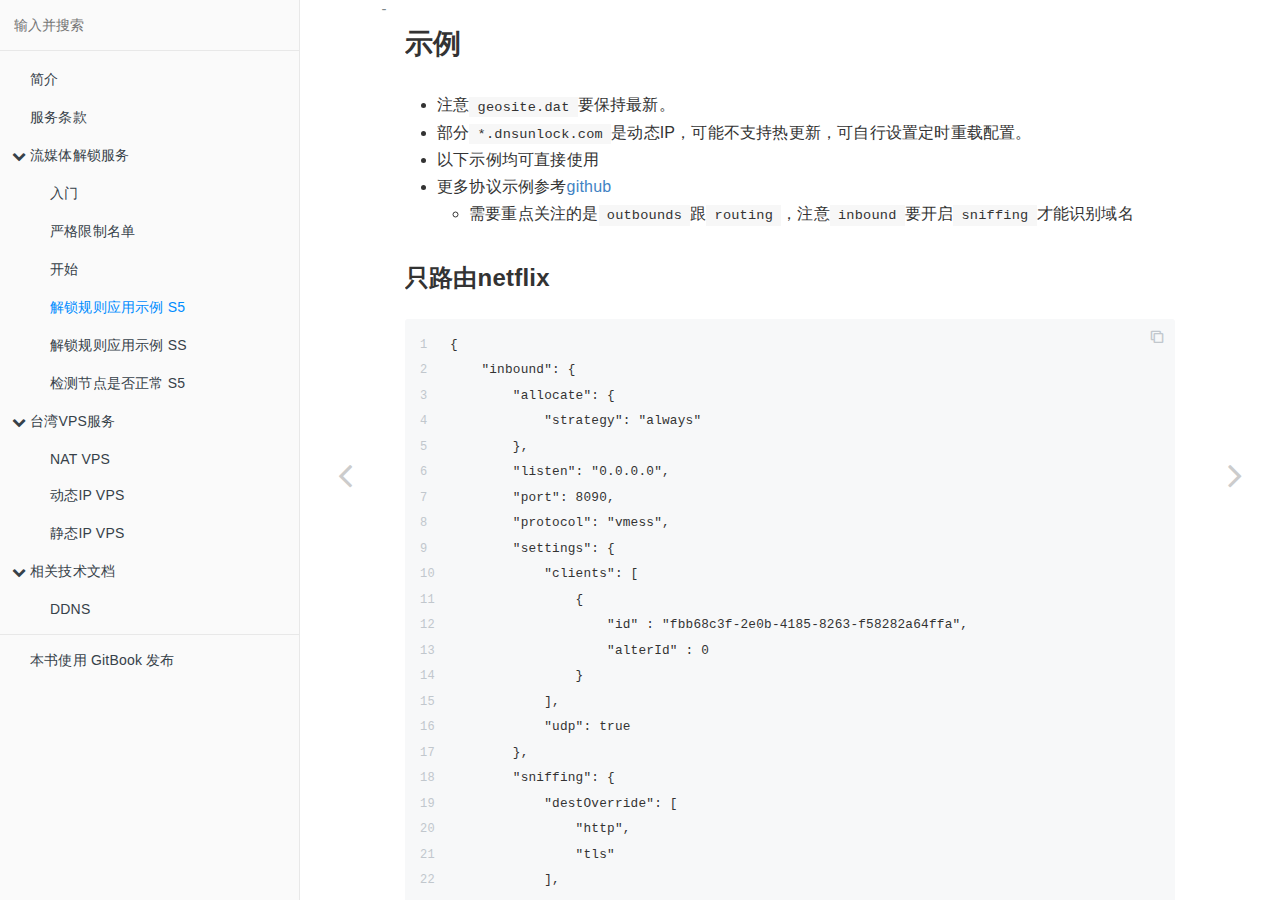
<file: xray.html>
<!DOCTYPE HTML>
<html lang="zh-hans" >
    <head>
        <meta charset="UTF-8">
        <meta content="text/html; charset=utf-8" http-equiv="Content-Type">
        <title>解锁规则应用示例 S5 · STEAMSV DOCS</title>
        <meta http-equiv="X-UA-Compatible" content="IE=edge" />
        <meta name="description" content="">
        <meta name="generator" content="GitBook 3.2.3">
        
        
        
    
    <link rel="stylesheet" href="gitbook/style.css">

    
            
                
                <link rel="stylesheet" href="gitbook/gitbook-plugin-code/plugin.css">
                
            
                
                <link rel="stylesheet" href="gitbook/gitbook-plugin-search-pro/search.css">
                
            
                
                <link rel="stylesheet" href="gitbook/gitbook-plugin-back-to-top-button/plugin.css">
                
            
                
                <link rel="stylesheet" href="gitbook/gitbook-plugin-pageview-count/plugin.css">
                
            
                
                <link rel="stylesheet" href="gitbook/gitbook-plugin-expandable-chapters/expandable-chapters.css">
                
            
                
                <link rel="stylesheet" href="gitbook/gitbook-plugin-highlight/website.css">
                
            
                
                <link rel="stylesheet" href="gitbook/gitbook-plugin-fontsettings/website.css">
                
            
        

    

    
        
    
        
    
        
    
        
    
        
    
        
    

        
    
    
    <meta name="HandheldFriendly" content="true"/>
    <meta name="viewport" content="width=device-width, initial-scale=1, user-scalable=no">
    <meta name="apple-mobile-web-app-capable" content="yes">
    <meta name="apple-mobile-web-app-status-bar-style" content="black">
    <link rel="apple-touch-icon-precomposed" sizes="152x152" href="gitbook/images/apple-touch-icon-precomposed-152.png">
    <link rel="shortcut icon" href="gitbook/images/favicon.ico" type="image/x-icon">

    
    <link rel="next" href="xrayss.html" />
    
    
    <link rel="prev" href="principle.html" />
    

    </head>
    <body>
        
<div class="book">
    <div class="book-summary">
        
            
<div id="book-search-input" role="search">
    <input type="text" placeholder="输入并搜索" />
</div>

            
                <nav role="navigation">
                


<ul class="summary">
    
    

    

    
        
        
    
        <li class="chapter " data-level="1.1" data-path="./">
            
                <a href="./">
            
                    
                    简介
            
                </a>
            

            
        </li>
    
        <li class="chapter " data-level="1.2" data-path="tos.html">
            
                <a href="tos.html">
            
                    
                    服务条款
            
                </a>
            

            
        </li>
    
        <li class="chapter " data-level="1.3" >
            
                <span>
            
                    
                    流媒体解锁服务
            
                </span>
            

            
            <ul class="articles">
                
    
        <li class="chapter " data-level="1.3.1" data-path="kaishi.html">
            
                <a href="kaishi.html">
            
                    
                    入门
            
                </a>
            

            
        </li>
    
        <li class="chapter " data-level="1.3.2" data-path="netflix.html">
            
                <a href="netflix.html">
            
                    
                    严格限制名单
            
                </a>
            

            
        </li>
    
        <li class="chapter " data-level="1.3.3" data-path="principle.html">
            
                <a href="principle.html">
            
                    
                    开始
            
                </a>
            

            
        </li>
    
        <li class="chapter active" data-level="1.3.4" data-path="xray.html">
            
                <a href="xray.html">
            
                    
                    解锁规则应用示例 S5
            
                </a>
            

            
        </li>
    
        <li class="chapter " data-level="1.3.5" data-path="xrayss.html">
            
                <a href="xrayss.html">
            
                    
                    解锁规则应用示例 SS
            
                </a>
            

            
        </li>
    
        <li class="chapter " data-level="1.3.6" data-path="curl.html">
            
                <a href="curl.html">
            
                    
                    检测节点是否正常 S5
            
                </a>
            

            
        </li>
    

            </ul>
            
        </li>
    
        <li class="chapter " data-level="1.4" >
            
                <span>
            
                    
                    台湾VPS服务
            
                </span>
            

            
            <ul class="articles">
                
    
        <li class="chapter " data-level="1.4.1" data-path="natvps.html">
            
                <a href="natvps.html">
            
                    
                    NAT VPS
            
                </a>
            

            
        </li>
    
        <li class="chapter " data-level="1.4.2" data-path="hinetvps.html">
            
                <a href="hinetvps.html">
            
                    
                    动态IP VPS
            
                </a>
            

            
        </li>
    
        <li class="chapter " data-level="1.4.3" data-path="cn2vps.html">
            
                <a href="cn2vps.html">
            
                    
                    静态IP VPS
            
                </a>
            

            
        </li>
    

            </ul>
            
        </li>
    
        <li class="chapter " data-level="1.5" >
            
                <span>
            
                    
                    相关技术文档
            
                </span>
            

            
            <ul class="articles">
                
    
        <li class="chapter " data-level="1.5.1" data-path="ddns.html">
            
                <a href="ddns.html">
            
                    
                    DDNS
            
                </a>
            

            
        </li>
    

            </ul>
            
        </li>
    

    

    <li class="divider"></li>

    <li>
        <a href="https://www.gitbook.com" target="blank" class="gitbook-link">
            本书使用 GitBook 发布
        </a>
    </li>
</ul>


                </nav>
            
        
    </div>

    <div class="book-body">
        
            <div class="body-inner">
                
                    

<div class="book-header" role="navigation">
    

    <!-- Title -->
    <h1>
        <i class="fa fa-circle-o-notch fa-spin"></i>
        <a href="." >解锁规则应用示例 S5</a>
    </h1>
</div>




                    <div class="page-wrapper" tabindex="-1" role="main">
                        <div class="page-inner">
                            
<div id="book-search-results">
    <div class="search-noresults">
    
                                <section class="normal markdown-section">
                                
                                <h2 id="&#x793A;&#x4F8B;">&#x793A;&#x4F8B;</h2>
<ul>
<li>&#x6CE8;&#x610F;<code>geosite.dat</code>&#x8981;&#x4FDD;&#x6301;&#x6700;&#x65B0;&#x3002;</li>
<li>&#x90E8;&#x5206;<code>*.dnsunlock.com</code>&#x662F;&#x52A8;&#x6001;IP&#xFF0C;&#x53EF;&#x80FD;&#x4E0D;&#x652F;&#x6301;&#x70ED;&#x66F4;&#x65B0;&#xFF0C;&#x53EF;&#x81EA;&#x884C;&#x8BBE;&#x7F6E;&#x5B9A;&#x65F6;&#x91CD;&#x8F7D;&#x914D;&#x7F6E;&#x3002;</li>
<li>&#x4EE5;&#x4E0B;&#x793A;&#x4F8B;&#x5747;&#x53EF;&#x76F4;&#x63A5;&#x4F7F;&#x7528;</li>
<li>&#x66F4;&#x591A;&#x534F;&#x8BAE;&#x793A;&#x4F8B;&#x53C2;&#x8003;<a href="https://github.com/steamsv/XTLS-Xray-examples" target="_blank">github</a><ul>
<li>&#x9700;&#x8981;&#x91CD;&#x70B9;&#x5173;&#x6CE8;&#x7684;&#x662F;<code>outbounds</code>&#x8DDF;<code>routing</code>&#xFF0C;&#x6CE8;&#x610F;<code>inbound</code>&#x8981;&#x5F00;&#x542F;<code>sniffing</code>&#x624D;&#x80FD;&#x8BC6;&#x522B;&#x57DF;&#x540D;</li>
</ul>
</li>
</ul>
<h3 id="&#x53EA;&#x8DEF;&#x7531;netflix">&#x53EA;&#x8DEF;&#x7531;netflix</h3>
<pre><code>{
    &quot;inbound&quot;: {
        &quot;allocate&quot;: {
            &quot;strategy&quot;: &quot;always&quot;
        },
        &quot;listen&quot;: &quot;0.0.0.0&quot;,
        &quot;port&quot;: 8090,
        &quot;protocol&quot;: &quot;vmess&quot;,
        &quot;settings&quot;: {
            &quot;clients&quot;: [
                {
                    &quot;id&quot; : &quot;fbb68c3f-2e0b-4185-8263-f58282a64ffa&quot;,
                    &quot;alterId&quot; : 0
                }
            ],
            &quot;udp&quot;: true
        },
        &quot;sniffing&quot;: {
            &quot;destOverride&quot;: [
                &quot;http&quot;,
                &quot;tls&quot;
            ],
            &quot;enabled&quot;: true
        },
        &quot;streamSettings&quot;: {
            &quot;network&quot;: &quot;ws&quot;,
            &quot;security&quot;: &quot;auto&quot;,
            &quot;wsSettings&quot;: {
                &quot;connectionReuse&quot;: true,
                &quot;path&quot;: &quot;/v2ray/&quot;
            }
        },
        &quot;tag&quot;: &quot;proxy&quot;
    },
    &quot;log&quot;: {
        &quot;access&quot;: &quot;/var/log/xray/access.log&quot;,
        &quot;error&quot;: &quot;/var/log/xray/error.log&quot;,
        &quot;loglevel&quot;: &quot;warning&quot;
    },
    &quot;outbounds&quot;: [
        {
            &quot;protocol&quot;: &quot;freedom&quot;,
            &quot;settings&quot;: {}
        },
        {
            &quot;tag&quot;: &quot;stream&quot;,
            &quot;sendThrough&quot;: &quot;0.0.0.0&quot;,
            &quot;protocol&quot;: &quot;socks&quot;,
            &quot;settings&quot;: {
                &quot;servers&quot;: [
                    {
                        &quot;address&quot;: &quot;hk1.dnsunlock.com&quot;,
                        &quot;port&quot;: 8443,
                        &quot;users&quot;: []
                    }
                ]
            }
        }
    ],
    &quot;routing&quot;: {
        &quot;domainStrategy&quot;: &quot;AsIs&quot;,
        &quot;rules&quot;: [
            {
                &quot;type&quot;: &quot;field&quot;,
                &quot;domains&quot;: [
                    &quot;geosite:netflix&quot;
                ],
                &quot;outboundTag&quot;: &quot;stream&quot;
            }
        ]
    }
}
</code></pre><h3 id="&#x53EA;&#x8DEF;&#x7531;disney">&#x53EA;&#x8DEF;&#x7531;disney</h3>
<pre><code>{
    &quot;inbound&quot;: {
        &quot;allocate&quot;: {
            &quot;strategy&quot;: &quot;always&quot;
        },
        &quot;listen&quot;: &quot;0.0.0.0&quot;,
        &quot;port&quot;: 8090,
        &quot;protocol&quot;: &quot;vmess&quot;,
        &quot;settings&quot;: {
            &quot;clients&quot;: [
                {
                    &quot;id&quot; : &quot;fbb68c3f-2e0b-4185-8263-f58282a64ffa&quot;,
                    &quot;alterId&quot; : 0
                }
            ],
            &quot;udp&quot;: true
        },
        &quot;sniffing&quot;: {
            &quot;destOverride&quot;: [
                &quot;http&quot;,
                &quot;tls&quot;
            ],
            &quot;enabled&quot;: true
        },
        &quot;streamSettings&quot;: {
            &quot;network&quot;: &quot;ws&quot;,
            &quot;security&quot;: &quot;auto&quot;,
            &quot;wsSettings&quot;: {
                &quot;connectionReuse&quot;: true,
                &quot;path&quot;: &quot;/v2ray/&quot;
            }
        },
        &quot;tag&quot;: &quot;proxy&quot;
    },
    &quot;log&quot;: {
        &quot;access&quot;: &quot;/var/log/xray/access.log&quot;,
        &quot;error&quot;: &quot;/var/log/xray/error.log&quot;,
        &quot;loglevel&quot;: &quot;warning&quot;
    },
    &quot;outbounds&quot;: [
        {
            &quot;protocol&quot;: &quot;freedom&quot;,
            &quot;settings&quot;: {}
        },
        {
            &quot;tag&quot;: &quot;stream&quot;,
            &quot;sendThrough&quot;: &quot;0.0.0.0&quot;,
            &quot;protocol&quot;: &quot;socks&quot;,
            &quot;settings&quot;: {
                &quot;servers&quot;: [
                    {
                        &quot;address&quot;: &quot;hk1.dnsunlock.com&quot;,
                        &quot;port&quot;: 8443,
                        &quot;users&quot;: []
                    }
                ]
            }
        }
    ],
    &quot;routing&quot;: {
        &quot;domainStrategy&quot;: &quot;AsIs&quot;,
        &quot;rules&quot;: [
            {
                &quot;type&quot;: &quot;field&quot;,
                &quot;domains&quot;: [
                    &quot;geosite:disney&quot;
                ],
                &quot;outboundTag&quot;: &quot;stream&quot;
            }
        ]
    }
}
</code></pre><h3 id="&#x540C;&#x65F6;&#x8DEF;&#x7531;netflix&#x548C;disney">&#x540C;&#x65F6;&#x8DEF;&#x7531;netflix&#x548C;disney</h3>
<pre><code>{
    &quot;inbound&quot;: {
        &quot;allocate&quot;: {
            &quot;strategy&quot;: &quot;always&quot;
        },
        &quot;listen&quot;: &quot;0.0.0.0&quot;,
        &quot;port&quot;: 8090,
        &quot;protocol&quot;: &quot;vmess&quot;,
        &quot;settings&quot;: {
            &quot;clients&quot;: [
                {
                    &quot;id&quot; : &quot;fbb68c3f-2e0b-4185-8263-f58282a64ffa&quot;,
                    &quot;alterId&quot; : 0
                }
            ],
            &quot;udp&quot;: true
        },
        &quot;sniffing&quot;: {
            &quot;destOverride&quot;: [
                &quot;http&quot;,
                &quot;tls&quot;
            ],
            &quot;enabled&quot;: true
        },
        &quot;streamSettings&quot;: {
            &quot;network&quot;: &quot;ws&quot;,
            &quot;security&quot;: &quot;auto&quot;,
            &quot;wsSettings&quot;: {
                &quot;connectionReuse&quot;: true,
                &quot;path&quot;: &quot;/v2ray/&quot;
            }
        },
        &quot;tag&quot;: &quot;proxy&quot;
    },
    &quot;log&quot;: {
        &quot;access&quot;: &quot;/var/log/xray/access.log&quot;,
        &quot;error&quot;: &quot;/var/log/xray/error.log&quot;,
        &quot;loglevel&quot;: &quot;warning&quot;
    },
    &quot;outbounds&quot;: [
        {
            &quot;protocol&quot;: &quot;freedom&quot;,
            &quot;settings&quot;: {}
        },
        {
            &quot;tag&quot;: &quot;stream&quot;,
            &quot;sendThrough&quot;: &quot;0.0.0.0&quot;,
            &quot;protocol&quot;: &quot;socks&quot;,
            &quot;settings&quot;: {
                &quot;servers&quot;: [
                    {
                        &quot;address&quot;: &quot;hk1.dnsunlock.com&quot;,
                        &quot;port&quot;: 8443,
                        &quot;users&quot;: []
                    }
                ]
            }
        }
    ],
    &quot;routing&quot;: {
        &quot;domainStrategy&quot;: &quot;AsIs&quot;,
        &quot;rules&quot;: [
            {
                &quot;type&quot;: &quot;field&quot;,
                &quot;domains&quot;: [
                    &quot;geosite:netflix&quot;,
                    &quot;geosite:disney&quot;
                ],
                &quot;outboundTag&quot;: &quot;stream&quot;
            }
        ]
    }
}
</code></pre><h3 id="x-ui-&#x793A;&#x4F8B;">X-UI &#x793A;&#x4F8B;</h3>
<pre><code>{
    &quot;api&quot;: {
        &quot;services&quot;: [
            &quot;HandlerService&quot;,
            &quot;LoggerService&quot;,
            &quot;StatsService&quot;
        ],
        &quot;tag&quot;: &quot;api&quot;
    },
    &quot;inbounds&quot;: [
        {
            &quot;listen&quot;: &quot;127.0.0.1&quot;,
            &quot;port&quot;: 62789,
            &quot;protocol&quot;: &quot;dokodemo-door&quot;,
            &quot;settings&quot;: {
                &quot;address&quot;: &quot;127.0.0.1&quot;
            },
            &quot;tag&quot;: &quot;api&quot;
        }
    ],
    &quot;outbounds&quot;: [
        {
            &quot;protocol&quot;: &quot;freedom&quot;,
            &quot;settings&quot;: {}
        },
        {
            &quot;protocol&quot;: &quot;blackhole&quot;,
            &quot;settings&quot;: {},
            &quot;tag&quot;: &quot;blocked&quot;
        },
        {
            &quot;tag&quot;: &quot;stream&quot;,
            &quot;sendThrough&quot;: &quot;0.0.0.0&quot;,
            &quot;protocol&quot;: &quot;socks&quot;,
            &quot;settings&quot;: {
                &quot;servers&quot;: [
                    {
                        &quot;address&quot;: &quot;hk1.dnsunlock.com&quot;,
                        &quot;port&quot;: 8443,
                        &quot;users&quot;: []
                    }
                ]
            }
        }
    ],
    &quot;policy&quot;: {
        &quot;system&quot;: {
            &quot;statsInboundDownlink&quot;: true,
            &quot;statsInboundUplink&quot;: true
        }
    },
    &quot;routing&quot;: {
        &quot;rules&quot;: [
            {
                &quot;inboundTag&quot;: [
                    &quot;api&quot;
                ],
                &quot;outboundTag&quot;: &quot;api&quot;,
                &quot;type&quot;: &quot;field&quot;
            },
            {
                &quot;ip&quot;: [
                    &quot;geoip:private&quot;
                ],
                &quot;outboundTag&quot;: &quot;blocked&quot;,
                &quot;type&quot;: &quot;field&quot;
            },
            {
                &quot;outboundTag&quot;: &quot;blocked&quot;,
                &quot;protocol&quot;: [
                    &quot;bittorrent&quot;
                ],
                &quot;type&quot;: &quot;field&quot;
            },
            {
                &quot;type&quot;: &quot;field&quot;,
                &quot;domains&quot;: [
                    &quot;geosite:netflix&quot;
                ],
                &quot;outboundTag&quot;: &quot;stream&quot;
            }
        ]
    },
    &quot;stats&quot;: {}
}
</code></pre>
                                
                                </section>
                            
    </div>
    <div class="search-results">
        <div class="has-results">
            
            <h1 class="search-results-title"><span class='search-results-count'></span> results matching "<span class='search-query'></span>"</h1>
            <ul class="search-results-list"></ul>
            
        </div>
        <div class="no-results">
            
            <h1 class="search-results-title">No results matching "<span class='search-query'></span>"</h1>
            
        </div>
    </div>
</div>

                        </div>
                    </div>
                
            </div>

            
                
                <a href="principle.html" class="navigation navigation-prev " aria-label="Previous page: 开始">
                    <i class="fa fa-angle-left"></i>
                </a>
                
                
                <a href="xrayss.html" class="navigation navigation-next " aria-label="Next page: 解锁规则应用示例 SS">
                    <i class="fa fa-angle-right"></i>
                </a>
                
            
        
    </div>

    <script>
        var gitbook = gitbook || [];
        gitbook.push(function() {
            gitbook.page.hasChanged({"page":{"title":"解锁规则应用示例 S5","level":"1.3.4","depth":2,"next":{"title":"解锁规则应用示例 SS","level":"1.3.5","depth":2,"path":"xrayss.md","ref":"xrayss.md","articles":[]},"previous":{"title":"开始","level":"1.3.3","depth":2,"path":"principle.md","ref":"principle.md","articles":[]},"dir":"ltr"},"config":{"plugins":["code","-lunr","-search","search-pro","back-to-top-button","pageview-count","expandable-chapters"],"styles":{"website":"styles/website.css","pdf":"styles/pdf.css","epub":"styles/epub.css","mobi":"styles/mobi.css","ebook":"styles/ebook.css","print":"styles/print.css"},"pluginsConfig":{"search-pro":{},"code":{"copyButtons":true},"fontsettings":{"theme":"white","family":"sans","size":2},"highlight":{},"back-to-top-button":{},"pageview-count":{},"sharing":{"facebook":true,"twitter":true,"google":false,"weibo":false,"instapaper":false,"vk":false,"all":["facebook","google","twitter","weibo","instapaper"]},"theme-default":{"styles":{"website":"styles/website.css","pdf":"styles/pdf.css","epub":"styles/epub.css","mobi":"styles/mobi.css","ebook":"styles/ebook.css","print":"styles/print.css"},"showLevel":false},"expandable-chapters":{}},"theme":"default","pdf":{"pageNumbers":true,"fontSize":12,"fontFamily":"Arial","paperSize":"a4","chapterMark":"pagebreak","pageBreaksBefore":"/","margin":{"right":62,"left":62,"top":56,"bottom":56}},"structure":{"langs":"LANGS.md","readme":"README.md","glossary":"GLOSSARY.md","summary":"SUMMARY.md"},"variables":{},"title":"STEAMSV DOCS","language":"zh-hans","gitbook":"*"},"file":{"path":"xray.md","mtime":"2023-01-08T14:21:49.552Z","type":"markdown"},"gitbook":{"version":"3.2.3","time":"2023-01-08T14:22:46.559Z"},"basePath":".","book":{"language":""}});
        });
    </script>
</div>

        
    <script src="gitbook/gitbook.js"></script>
    <script src="gitbook/theme.js"></script>
    
        
        <script src="gitbook/gitbook-plugin-code/plugin.js"></script>
        
    
        
        <script src="gitbook/gitbook-plugin-search-pro/jquery.mark.min.js"></script>
        
    
        
        <script src="gitbook/gitbook-plugin-search-pro/search.js"></script>
        
    
        
        <script src="gitbook/gitbook-plugin-back-to-top-button/plugin.js"></script>
        
    
        
        <script src="gitbook/gitbook-plugin-pageview-count/plugin.js"></script>
        
    
        
        <script src="gitbook/gitbook-plugin-expandable-chapters/expandable-chapters.js"></script>
        
    
        
        <script src="gitbook/gitbook-plugin-sharing/buttons.js"></script>
        
    
        
        <script src="gitbook/gitbook-plugin-fontsettings/fontsettings.js"></script>
        
    

    </body>
</html>
</file>
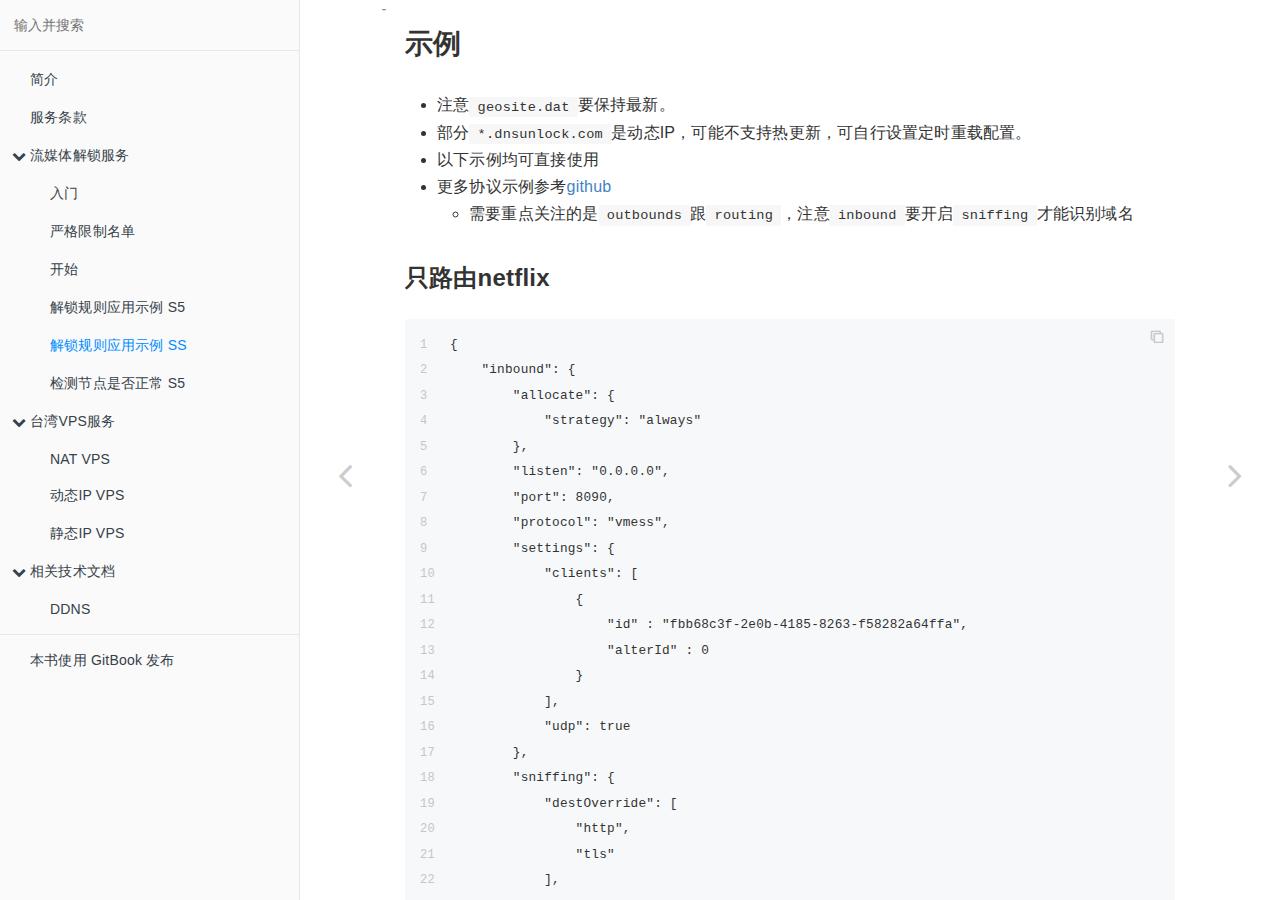
<file: xrayss.html>
<!DOCTYPE HTML>
<html lang="zh-hans" >
    <head>
        <meta charset="UTF-8">
        <meta content="text/html; charset=utf-8" http-equiv="Content-Type">
        <title>解锁规则应用示例 SS · STEAMSV DOCS</title>
        <meta http-equiv="X-UA-Compatible" content="IE=edge" />
        <meta name="description" content="">
        <meta name="generator" content="GitBook 3.2.3">
        
        
        
    
    <link rel="stylesheet" href="gitbook/style.css">

    
            
                
                <link rel="stylesheet" href="gitbook/gitbook-plugin-code/plugin.css">
                
            
                
                <link rel="stylesheet" href="gitbook/gitbook-plugin-search-pro/search.css">
                
            
                
                <link rel="stylesheet" href="gitbook/gitbook-plugin-back-to-top-button/plugin.css">
                
            
                
                <link rel="stylesheet" href="gitbook/gitbook-plugin-pageview-count/plugin.css">
                
            
                
                <link rel="stylesheet" href="gitbook/gitbook-plugin-expandable-chapters/expandable-chapters.css">
                
            
                
                <link rel="stylesheet" href="gitbook/gitbook-plugin-highlight/website.css">
                
            
                
                <link rel="stylesheet" href="gitbook/gitbook-plugin-fontsettings/website.css">
                
            
        

    

    
        
    
        
    
        
    
        
    
        
    
        
    

        
    
    
    <meta name="HandheldFriendly" content="true"/>
    <meta name="viewport" content="width=device-width, initial-scale=1, user-scalable=no">
    <meta name="apple-mobile-web-app-capable" content="yes">
    <meta name="apple-mobile-web-app-status-bar-style" content="black">
    <link rel="apple-touch-icon-precomposed" sizes="152x152" href="gitbook/images/apple-touch-icon-precomposed-152.png">
    <link rel="shortcut icon" href="gitbook/images/favicon.ico" type="image/x-icon">

    
    <link rel="next" href="curl.html" />
    
    
    <link rel="prev" href="xray.html" />
    

    </head>
    <body>
        
<div class="book">
    <div class="book-summary">
        
            
<div id="book-search-input" role="search">
    <input type="text" placeholder="输入并搜索" />
</div>

            
                <nav role="navigation">
                


<ul class="summary">
    
    

    

    
        
        
    
        <li class="chapter " data-level="1.1" data-path="./">
            
                <a href="./">
            
                    
                    简介
            
                </a>
            

            
        </li>
    
        <li class="chapter " data-level="1.2" data-path="tos.html">
            
                <a href="tos.html">
            
                    
                    服务条款
            
                </a>
            

            
        </li>
    
        <li class="chapter " data-level="1.3" >
            
                <span>
            
                    
                    流媒体解锁服务
            
                </span>
            

            
            <ul class="articles">
                
    
        <li class="chapter " data-level="1.3.1" data-path="kaishi.html">
            
                <a href="kaishi.html">
            
                    
                    入门
            
                </a>
            

            
        </li>
    
        <li class="chapter " data-level="1.3.2" data-path="netflix.html">
            
                <a href="netflix.html">
            
                    
                    严格限制名单
            
                </a>
            

            
        </li>
    
        <li class="chapter " data-level="1.3.3" data-path="principle.html">
            
                <a href="principle.html">
            
                    
                    开始
            
                </a>
            

            
        </li>
    
        <li class="chapter " data-level="1.3.4" data-path="xray.html">
            
                <a href="xray.html">
            
                    
                    解锁规则应用示例 S5
            
                </a>
            

            
        </li>
    
        <li class="chapter active" data-level="1.3.5" data-path="xrayss.html">
            
                <a href="xrayss.html">
            
                    
                    解锁规则应用示例 SS
            
                </a>
            

            
        </li>
    
        <li class="chapter " data-level="1.3.6" data-path="curl.html">
            
                <a href="curl.html">
            
                    
                    检测节点是否正常 S5
            
                </a>
            

            
        </li>
    

            </ul>
            
        </li>
    
        <li class="chapter " data-level="1.4" >
            
                <span>
            
                    
                    台湾VPS服务
            
                </span>
            

            
            <ul class="articles">
                
    
        <li class="chapter " data-level="1.4.1" data-path="natvps.html">
            
                <a href="natvps.html">
            
                    
                    NAT VPS
            
                </a>
            

            
        </li>
    
        <li class="chapter " data-level="1.4.2" data-path="hinetvps.html">
            
                <a href="hinetvps.html">
            
                    
                    动态IP VPS
            
                </a>
            

            
        </li>
    
        <li class="chapter " data-level="1.4.3" data-path="cn2vps.html">
            
                <a href="cn2vps.html">
            
                    
                    静态IP VPS
            
                </a>
            

            
        </li>
    

            </ul>
            
        </li>
    
        <li class="chapter " data-level="1.5" >
            
                <span>
            
                    
                    相关技术文档
            
                </span>
            

            
            <ul class="articles">
                
    
        <li class="chapter " data-level="1.5.1" data-path="ddns.html">
            
                <a href="ddns.html">
            
                    
                    DDNS
            
                </a>
            

            
        </li>
    

            </ul>
            
        </li>
    

    

    <li class="divider"></li>

    <li>
        <a href="https://www.gitbook.com" target="blank" class="gitbook-link">
            本书使用 GitBook 发布
        </a>
    </li>
</ul>


                </nav>
            
        
    </div>

    <div class="book-body">
        
            <div class="body-inner">
                
                    

<div class="book-header" role="navigation">
    

    <!-- Title -->
    <h1>
        <i class="fa fa-circle-o-notch fa-spin"></i>
        <a href="." >解锁规则应用示例 SS</a>
    </h1>
</div>




                    <div class="page-wrapper" tabindex="-1" role="main">
                        <div class="page-inner">
                            
<div id="book-search-results">
    <div class="search-noresults">
    
                                <section class="normal markdown-section">
                                
                                <h2 id="&#x793A;&#x4F8B;">&#x793A;&#x4F8B;</h2>
<ul>
<li>&#x6CE8;&#x610F;<code>geosite.dat</code>&#x8981;&#x4FDD;&#x6301;&#x6700;&#x65B0;&#x3002;</li>
<li>&#x90E8;&#x5206;<code>*.dnsunlock.com</code>&#x662F;&#x52A8;&#x6001;IP&#xFF0C;&#x53EF;&#x80FD;&#x4E0D;&#x652F;&#x6301;&#x70ED;&#x66F4;&#x65B0;&#xFF0C;&#x53EF;&#x81EA;&#x884C;&#x8BBE;&#x7F6E;&#x5B9A;&#x65F6;&#x91CD;&#x8F7D;&#x914D;&#x7F6E;&#x3002;</li>
<li>&#x4EE5;&#x4E0B;&#x793A;&#x4F8B;&#x5747;&#x53EF;&#x76F4;&#x63A5;&#x4F7F;&#x7528;</li>
<li>&#x66F4;&#x591A;&#x534F;&#x8BAE;&#x793A;&#x4F8B;&#x53C2;&#x8003;<a href="https://github.com/steamsv/XTLS-Xray-examples" target="_blank">github</a><ul>
<li>&#x9700;&#x8981;&#x91CD;&#x70B9;&#x5173;&#x6CE8;&#x7684;&#x662F;<code>outbounds</code>&#x8DDF;<code>routing</code>&#xFF0C;&#x6CE8;&#x610F;<code>inbound</code>&#x8981;&#x5F00;&#x542F;<code>sniffing</code>&#x624D;&#x80FD;&#x8BC6;&#x522B;&#x57DF;&#x540D;</li>
</ul>
</li>
</ul>
<h3 id="&#x53EA;&#x8DEF;&#x7531;netflix">&#x53EA;&#x8DEF;&#x7531;netflix</h3>
<pre><code>{
    &quot;inbound&quot;: {
        &quot;allocate&quot;: {
            &quot;strategy&quot;: &quot;always&quot;
        },
        &quot;listen&quot;: &quot;0.0.0.0&quot;,
        &quot;port&quot;: 8090,
        &quot;protocol&quot;: &quot;vmess&quot;,
        &quot;settings&quot;: {
            &quot;clients&quot;: [
                {
                    &quot;id&quot; : &quot;fbb68c3f-2e0b-4185-8263-f58282a64ffa&quot;,
                    &quot;alterId&quot; : 0
                }
            ],
            &quot;udp&quot;: true
        },
        &quot;sniffing&quot;: {
            &quot;destOverride&quot;: [
                &quot;http&quot;,
                &quot;tls&quot;
            ],
            &quot;enabled&quot;: true
        },
        &quot;streamSettings&quot;: {
            &quot;network&quot;: &quot;ws&quot;,
            &quot;security&quot;: &quot;auto&quot;,
            &quot;wsSettings&quot;: {
                &quot;connectionReuse&quot;: true,
                &quot;path&quot;: &quot;/v2ray/&quot;
            }
        },
        &quot;tag&quot;: &quot;proxy&quot;
    },
    &quot;log&quot;: {
        &quot;access&quot;: &quot;/var/log/xray/access.log&quot;,
        &quot;error&quot;: &quot;/var/log/xray/error.log&quot;,
        &quot;loglevel&quot;: &quot;warning&quot;
    },
    &quot;outbounds&quot;: [
        {
            &quot;protocol&quot;: &quot;freedom&quot;,
            &quot;settings&quot;: {}
        },
        {
            &quot;tag&quot;: &quot;stream&quot;,
            &quot;sendThrough&quot;: &quot;0.0.0.0&quot;,
            &quot;protocol&quot;: &quot;shadowsocks&quot;,
            &quot;settings&quot;: {
                &quot;servers&quot;: [
                    {
                        &quot;address&quot;: &quot;127.0.0.1&quot;,
                        &quot;port&quot;: 1234,
                        &quot;method&quot;: &quot;aes-256-gcm&quot;,
                        &quot;password&quot;: &quot;123456789&quot;,
                    }
                ]
            }
        }
    ],
    &quot;routing&quot;: {
        &quot;domainStrategy&quot;: &quot;AsIs&quot;,
        &quot;rules&quot;: [
            {
                &quot;type&quot;: &quot;field&quot;,
                &quot;domains&quot;: [
                    &quot;geosite:netflix&quot;
                ],
                &quot;outboundTag&quot;: &quot;stream&quot;
            }
        ]
    }
}
</code></pre><h3 id="&#x53EA;&#x8DEF;&#x7531;disney">&#x53EA;&#x8DEF;&#x7531;disney</h3>
<pre><code>{
    &quot;inbound&quot;: {
        &quot;allocate&quot;: {
            &quot;strategy&quot;: &quot;always&quot;
        },
        &quot;listen&quot;: &quot;0.0.0.0&quot;,
        &quot;port&quot;: 8090,
        &quot;protocol&quot;: &quot;vmess&quot;,
        &quot;settings&quot;: {
            &quot;clients&quot;: [
                {
                    &quot;id&quot; : &quot;fbb68c3f-2e0b-4185-8263-f58282a64ffa&quot;,
                    &quot;alterId&quot; : 0
                }
            ],
            &quot;udp&quot;: true
        },
        &quot;sniffing&quot;: {
            &quot;destOverride&quot;: [
                &quot;http&quot;,
                &quot;tls&quot;
            ],
            &quot;enabled&quot;: true
        },
        &quot;streamSettings&quot;: {
            &quot;network&quot;: &quot;ws&quot;,
            &quot;security&quot;: &quot;auto&quot;,
            &quot;wsSettings&quot;: {
                &quot;connectionReuse&quot;: true,
                &quot;path&quot;: &quot;/v2ray/&quot;
            }
        },
        &quot;tag&quot;: &quot;proxy&quot;
    },
    &quot;log&quot;: {
        &quot;access&quot;: &quot;/var/log/xray/access.log&quot;,
        &quot;error&quot;: &quot;/var/log/xray/error.log&quot;,
        &quot;loglevel&quot;: &quot;warning&quot;
    },
    &quot;outbounds&quot;: [
        {
            &quot;protocol&quot;: &quot;freedom&quot;,
            &quot;settings&quot;: {}
        },
        {
            &quot;tag&quot;: &quot;stream&quot;,
            &quot;sendThrough&quot;: &quot;0.0.0.0&quot;,
            &quot;protocol&quot;: &quot;shadowsocks&quot;,
            &quot;settings&quot;: {
                &quot;servers&quot;: [
                    {
                        &quot;address&quot;: &quot;127.0.0.1&quot;,
                        &quot;port&quot;: 1234,
                        &quot;method&quot;: &quot;aes-256-gcm&quot;,
                        &quot;password&quot;: &quot;123456789&quot;,
                    }
                ]
            }
        }
    ],
    &quot;routing&quot;: {
        &quot;domainStrategy&quot;: &quot;AsIs&quot;,
        &quot;rules&quot;: [
            {
                &quot;type&quot;: &quot;field&quot;,
                &quot;domains&quot;: [
                    &quot;geosite:disney&quot;
                ],
                &quot;outboundTag&quot;: &quot;stream&quot;
            }
        ]
    }
}
</code></pre><h3 id="&#x540C;&#x65F6;&#x8DEF;&#x7531;netflix&#x548C;disney">&#x540C;&#x65F6;&#x8DEF;&#x7531;netflix&#x548C;disney</h3>
<pre><code>{
    &quot;inbound&quot;: {
        &quot;allocate&quot;: {
            &quot;strategy&quot;: &quot;always&quot;
        },
        &quot;listen&quot;: &quot;0.0.0.0&quot;,
        &quot;port&quot;: 8090,
        &quot;protocol&quot;: &quot;vmess&quot;,
        &quot;settings&quot;: {
            &quot;clients&quot;: [
                {
                    &quot;id&quot; : &quot;fbb68c3f-2e0b-4185-8263-f58282a64ffa&quot;,
                    &quot;alterId&quot; : 0
                }
            ],
            &quot;udp&quot;: true
        },
        &quot;sniffing&quot;: {
            &quot;destOverride&quot;: [
                &quot;http&quot;,
                &quot;tls&quot;
            ],
            &quot;enabled&quot;: true
        },
        &quot;streamSettings&quot;: {
            &quot;network&quot;: &quot;ws&quot;,
            &quot;security&quot;: &quot;auto&quot;,
            &quot;wsSettings&quot;: {
                &quot;connectionReuse&quot;: true,
                &quot;path&quot;: &quot;/v2ray/&quot;
            }
        },
        &quot;tag&quot;: &quot;proxy&quot;
    },
    &quot;log&quot;: {
        &quot;access&quot;: &quot;/var/log/xray/access.log&quot;,
        &quot;error&quot;: &quot;/var/log/xray/error.log&quot;,
        &quot;loglevel&quot;: &quot;warning&quot;
    },
    &quot;outbounds&quot;: [
        {
            &quot;protocol&quot;: &quot;freedom&quot;,
            &quot;settings&quot;: {}
        },
        {
            &quot;tag&quot;: &quot;stream&quot;,
            &quot;sendThrough&quot;: &quot;0.0.0.0&quot;,
            &quot;protocol&quot;: &quot;shadowsocks&quot;,
            &quot;settings&quot;: {
                &quot;servers&quot;: [
                    {
                        &quot;address&quot;: &quot;127.0.0.1&quot;,
                        &quot;port&quot;: 1234,
                        &quot;method&quot;: &quot;aes-256-gcm&quot;,
                        &quot;password&quot;: &quot;123456789&quot;,
                    }
                ]
            }
        }
    ],
    &quot;routing&quot;: {
        &quot;domainStrategy&quot;: &quot;AsIs&quot;,
        &quot;rules&quot;: [
            {
                &quot;type&quot;: &quot;field&quot;,
                &quot;domains&quot;: [
                    &quot;geosite:netflix&quot;,
                    &quot;geosite:disney&quot;
                ],
                &quot;outboundTag&quot;: &quot;stream&quot;
            }
        ]
    }
}
</code></pre><h3 id="x-ui-&#x793A;&#x4F8B;">X-UI &#x793A;&#x4F8B;</h3>
<pre><code>{
    &quot;api&quot;: {
        &quot;services&quot;: [
            &quot;HandlerService&quot;,
            &quot;LoggerService&quot;,
            &quot;StatsService&quot;
        ],
        &quot;tag&quot;: &quot;api&quot;
    },
    &quot;inbounds&quot;: [
        {
            &quot;listen&quot;: &quot;127.0.0.1&quot;,
            &quot;port&quot;: 62789,
            &quot;protocol&quot;: &quot;dokodemo-door&quot;,
            &quot;settings&quot;: {
                &quot;address&quot;: &quot;127.0.0.1&quot;
            },
            &quot;tag&quot;: &quot;api&quot;
        }
    ],
    &quot;outbounds&quot;: [
        {
            &quot;protocol&quot;: &quot;freedom&quot;,
            &quot;settings&quot;: {}
        },
        {
            &quot;protocol&quot;: &quot;blackhole&quot;,
            &quot;settings&quot;: {},
            &quot;tag&quot;: &quot;blocked&quot;
        },
        {
            &quot;tag&quot;: &quot;stream&quot;,
            &quot;sendThrough&quot;: &quot;0.0.0.0&quot;,
            &quot;protocol&quot;: &quot;shadowsocks&quot;,
            &quot;settings&quot;: {
                &quot;servers&quot;: [
                    {
                        &quot;address&quot;: &quot;127.0.0.1&quot;,
                        &quot;port&quot;: 1234,
                        &quot;method&quot;: &quot;aes-256-gcm&quot;,
                        &quot;password&quot;: &quot;123456789&quot;,
                    }
                ]
            }
        }
    ],
    &quot;policy&quot;: {
        &quot;system&quot;: {
            &quot;statsInboundDownlink&quot;: true,
            &quot;statsInboundUplink&quot;: true
        }
    },
    &quot;routing&quot;: {
        &quot;rules&quot;: [
            {
                &quot;inboundTag&quot;: [
                    &quot;api&quot;
                ],
                &quot;outboundTag&quot;: &quot;api&quot;,
                &quot;type&quot;: &quot;field&quot;
            },
            {
                &quot;ip&quot;: [
                    &quot;geoip:private&quot;
                ],
                &quot;outboundTag&quot;: &quot;blocked&quot;,
                &quot;type&quot;: &quot;field&quot;
            },
            {
                &quot;outboundTag&quot;: &quot;blocked&quot;,
                &quot;protocol&quot;: [
                    &quot;bittorrent&quot;
                ],
                &quot;type&quot;: &quot;field&quot;
            },
            {
                &quot;type&quot;: &quot;field&quot;,
                &quot;domains&quot;: [
                    &quot;geosite:netflix&quot;
                ],
                &quot;outboundTag&quot;: &quot;stream&quot;
            }
        ]
    },
    &quot;stats&quot;: {}
}
</code></pre>
                                
                                </section>
                            
    </div>
    <div class="search-results">
        <div class="has-results">
            
            <h1 class="search-results-title"><span class='search-results-count'></span> results matching "<span class='search-query'></span>"</h1>
            <ul class="search-results-list"></ul>
            
        </div>
        <div class="no-results">
            
            <h1 class="search-results-title">No results matching "<span class='search-query'></span>"</h1>
            
        </div>
    </div>
</div>

                        </div>
                    </div>
                
            </div>

            
                
                <a href="xray.html" class="navigation navigation-prev " aria-label="Previous page: 解锁规则应用示例 S5">
                    <i class="fa fa-angle-left"></i>
                </a>
                
                
                <a href="curl.html" class="navigation navigation-next " aria-label="Next page: 检测节点是否正常 S5">
                    <i class="fa fa-angle-right"></i>
                </a>
                
            
        
    </div>

    <script>
        var gitbook = gitbook || [];
        gitbook.push(function() {
            gitbook.page.hasChanged({"page":{"title":"解锁规则应用示例 SS","level":"1.3.5","depth":2,"next":{"title":"检测节点是否正常 S5","level":"1.3.6","depth":2,"path":"curl.md","ref":"curl.md","articles":[]},"previous":{"title":"解锁规则应用示例 S5","level":"1.3.4","depth":2,"path":"xray.md","ref":"xray.md","articles":[]},"dir":"ltr"},"config":{"plugins":["code","-lunr","-search","search-pro","back-to-top-button","pageview-count","expandable-chapters"],"styles":{"website":"styles/website.css","pdf":"styles/pdf.css","epub":"styles/epub.css","mobi":"styles/mobi.css","ebook":"styles/ebook.css","print":"styles/print.css"},"pluginsConfig":{"search-pro":{},"code":{"copyButtons":true},"fontsettings":{"theme":"white","family":"sans","size":2},"highlight":{},"back-to-top-button":{},"pageview-count":{},"sharing":{"facebook":true,"twitter":true,"google":false,"weibo":false,"instapaper":false,"vk":false,"all":["facebook","google","twitter","weibo","instapaper"]},"theme-default":{"styles":{"website":"styles/website.css","pdf":"styles/pdf.css","epub":"styles/epub.css","mobi":"styles/mobi.css","ebook":"styles/ebook.css","print":"styles/print.css"},"showLevel":false},"expandable-chapters":{}},"theme":"default","pdf":{"pageNumbers":true,"fontSize":12,"fontFamily":"Arial","paperSize":"a4","chapterMark":"pagebreak","pageBreaksBefore":"/","margin":{"right":62,"left":62,"top":56,"bottom":56}},"structure":{"langs":"LANGS.md","readme":"README.md","glossary":"GLOSSARY.md","summary":"SUMMARY.md"},"variables":{},"title":"STEAMSV DOCS","language":"zh-hans","gitbook":"*"},"file":{"path":"xrayss.md","mtime":"2023-01-08T14:21:49.552Z","type":"markdown"},"gitbook":{"version":"3.2.3","time":"2023-01-08T14:22:46.559Z"},"basePath":".","book":{"language":""}});
        });
    </script>
</div>

        
    <script src="gitbook/gitbook.js"></script>
    <script src="gitbook/theme.js"></script>
    
        
        <script src="gitbook/gitbook-plugin-code/plugin.js"></script>
        
    
        
        <script src="gitbook/gitbook-plugin-search-pro/jquery.mark.min.js"></script>
        
    
        
        <script src="gitbook/gitbook-plugin-search-pro/search.js"></script>
        
    
        
        <script src="gitbook/gitbook-plugin-back-to-top-button/plugin.js"></script>
        
    
        
        <script src="gitbook/gitbook-plugin-pageview-count/plugin.js"></script>
        
    
        
        <script src="gitbook/gitbook-plugin-expandable-chapters/expandable-chapters.js"></script>
        
    
        
        <script src="gitbook/gitbook-plugin-sharing/buttons.js"></script>
        
    
        
        <script src="gitbook/gitbook-plugin-fontsettings/fontsettings.js"></script>
        
    

    </body>
</html>
</file>
<file: gitbook/gitbook-plugin-code/plugin.css>
#code-textarea {
  height: 0;
  position: fixed;
  top: -1000px;
  width: 0;
}

.code-wrapper {
  position: relative;
}

.code-wrapper i {
  color: #c1c7cd;
  cursor: pointer;
  font-size: 12px;
  font-weight: bold;
  position: absolute;
  right: 1em;
  top: 1em;
}

.code-wrapper pre {
  background: #f7f8f9;
  border-radius: 3px;
  counter-reset: line;
  font-size: 15px;
}

.code-wrapper pre > code > span.code-line:before {
  counter-increment: line;
  color: #c1c7cd;
  content: counter(line);
  display: inline-block;
  font-size: 12px;
  margin-right: 1.5em;
  width: 1em;
}
</file>
<file: gitbook/gitbook-plugin-search-pro/search.css>
/*
    This CSS only styled the search results section, not the search input
    It defines the basic interraction to hide content when displaying results, etc
*/
#book-search-input {
  background: inherit;
}
#book-search-results .search-results {
  display: none;
}
#book-search-results .search-results ul.search-results-list {
  list-style-type: none;
  padding-left: 0;
}
#book-search-results .search-results ul.search-results-list li {
  margin-bottom: 1.5rem;
  padding-bottom: 0.5rem;
  /* Highlight results */
}
#book-search-results .search-results ul.search-results-list li p em {
  background-color: rgba(255, 220, 0, 0.4);
  font-style: normal;
}
#book-search-results .search-results .no-results {
  display: none;
}
#book-search-results.open .search-results {
  display: block;
}
#book-search-results.open .search-noresults {
  display: none;
}
#book-search-results.no-results .search-results .has-results {
  display: none;
}
#book-search-results.no-results .search-results .no-results {
  display: block;
}
#book-search-results span.search-highlight-keyword {
  background: #ff0;
}
</file>
<file: gitbook/gitbook-plugin-back-to-top-button/plugin.css>
.back-to-top {
    position: fixed;
    bottom: 25px;
    right: 25px;
    background: rgba(0, 0, 0, 0.5);
    width: 50px;
    height: 50px;
    display: block;
    text-decoration: none;
    -webkit-border-radius: 35px;
    -moz-border-radius: 35px;
    border-radius: 35px;
    display: none;
}
.back-to-top i {
    color: #fff;
    margin: 0;
    position: relative;
    left: 15px;
    top: 14px;
    font-size: 22px;
}
.back-to-top:hover {
    background: rgba(0, 0, 0, 0.9);
    cursor: pointer;	
}
.book.color-theme-1 .back-to-top {
    background: rgba(112, 66, 20, 0.5);
}
.book.color-theme-1 .back-to-top i {
    color: #f3eacb;
}
.book.color-theme-1 .back-to-top:hover {
    background: rgba(112, 66, 20, 0.9);
}
.book.color-theme-2 .back-to-top {
    background: rgba(189, 202, 219, 0.5);
}
.book.color-theme-2 .back-to-top i {
    color: #1C1F2B;
}
.book.color-theme-2 .back-to-top:hover {
    background: rgba(189, 202, 219, 0.9);
}

@media only screen 
  and (min-device-width: 320px) 
  and (max-device-width: 480px)
  and (-webkit-min-device-pixel-ratio: 2)
  and (orientation: portrait) {
	.back-to-top {
		bottom: 10px;
		right: 10px;
	}
}
</file>
<file: gitbook/gitbook-plugin-pageview-count/plugin.css>
.page-view-wrapper .btn{
  display: inline-block;
}
.page-view-counter{
  margin-left: -14px;
  font-size: 15px;
  display:inline-block;
}
</file>
<file: gitbook/gitbook-plugin-expandable-chapters/expandable-chapters.css>
.book .book-summary .chapter > .articles {
	overflow: hidden;
	max-height: 0px;
}

.book .book-summary .chapter.expanded > .articles {
	max-height: 9999px;
}

.book .book-summary .exc-trigger {
	position: absolute;
  	left: 12px;
  	top: 12px;
}

.book .book-summary ul.summary li a,
.book .book-summary ul.summary li span {
	padding-left: 30px;
	cursor: pointer;
}

.book .book-summary .exc-trigger:before {
  	content: "\f054";
}

.book .book-summary .expanded > a .exc-trigger:before,
.book .book-summary .expanded > span .exc-trigger:before {
	content: "\f078";
}
</file>
<file: gitbook/gitbook-plugin-highlight/website.css>
.book .book-body .page-wrapper .page-inner section.normal pre,
.book .book-body .page-wrapper .page-inner section.normal code {
  /* http://jmblog.github.com/color-themes-for-google-code-highlightjs */
  /* Tomorrow Comment */
  /* Tomorrow Red */
  /* Tomorrow Orange */
  /* Tomorrow Yellow */
  /* Tomorrow Green */
  /* Tomorrow Aqua */
  /* Tomorrow Blue */
  /* Tomorrow Purple */
}
.book .book-body .page-wrapper .page-inner section.normal pre .hljs-comment,
.book .book-body .page-wrapper .page-inner section.normal code .hljs-comment,
.book .book-body .page-wrapper .page-inner section.normal pre .hljs-title,
.book .book-body .page-wrapper .page-inner section.normal code .hljs-title {
  color: #8e908c;
}
.book .book-body .page-wrapper .page-inner section.normal pre .hljs-variable,
.book .book-body .page-wrapper .page-inner section.normal code .hljs-variable,
.book .book-body .page-wrapper .page-inner section.normal pre .hljs-attribute,
.book .book-body .page-wrapper .page-inner section.normal code .hljs-attribute,
.book .book-body .page-wrapper .page-inner section.normal pre .hljs-tag,
.book .book-body .page-wrapper .page-inner section.normal code .hljs-tag,
.book .book-body .page-wrapper .page-inner section.normal pre .hljs-regexp,
.book .book-body .page-wrapper .page-inner section.normal code .hljs-regexp,
.book .book-body .page-wrapper .page-inner section.normal pre .hljs-deletion,
.book .book-body .page-wrapper .page-inner section.normal code .hljs-deletion,
.book .book-body .page-wrapper .page-inner section.normal pre .ruby .hljs-constant,
.book .book-body .page-wrapper .page-inner section.normal code .ruby .hljs-constant,
.book .book-body .page-wrapper .page-inner section.normal pre .xml .hljs-tag .hljs-title,
.book .book-body .page-wrapper .page-inner section.normal code .xml .hljs-tag .hljs-title,
.book .book-body .page-wrapper .page-inner section.normal pre .xml .hljs-pi,
.book .book-body .page-wrapper .page-inner section.normal code .xml .hljs-pi,
.book .book-body .page-wrapper .page-inner section.normal pre .xml .hljs-doctype,
.book .book-body .page-wrapper .page-inner section.normal code .xml .hljs-doctype,
.book .book-body .page-wrapper .page-inner section.normal pre .html .hljs-doctype,
.book .book-body .page-wrapper .page-inner section.normal code .html .hljs-doctype,
.book .book-body .page-wrapper .page-inner section.normal pre .css .hljs-id,
.book .book-body .page-wrapper .page-inner section.normal code .css .hljs-id,
.book .book-body .page-wrapper .page-inner section.normal pre .css .hljs-class,
.book .book-body .page-wrapper .page-inner section.normal code .css .hljs-class,
.book .book-body .page-wrapper .page-inner section.normal pre .css .hljs-pseudo,
.book .book-body .page-wrapper .page-inner section.normal code .css .hljs-pseudo {
  color: #c82829;
}
.book .book-body .page-wrapper .page-inner section.normal pre .hljs-number,
.book .book-body .page-wrapper .page-inner section.normal code .hljs-number,
.book .book-body .page-wrapper .page-inner section.normal pre .hljs-preprocessor,
.book .book-body .page-wrapper .page-inner section.normal code .hljs-preprocessor,
.book .book-body .page-wrapper .page-inner section.normal pre .hljs-pragma,
.book .book-body .page-wrapper .page-inner section.normal code .hljs-pragma,
.book .book-body .page-wrapper .page-inner section.normal pre .hljs-built_in,
.book .book-body .page-wrapper .page-inner section.normal code .hljs-built_in,
.book .book-body .page-wrapper .page-inner section.normal pre .hljs-literal,
.book .book-body .page-wrapper .page-inner section.normal code .hljs-literal,
.book .book-body .page-wrapper .page-inner section.normal pre .hljs-params,
.book .book-body .page-wrapper .page-inner section.normal code .hljs-params,
.book .book-body .page-wrapper .page-inner section.normal pre .hljs-constant,
.book .book-body .page-wrapper .page-inner section.normal code .hljs-constant {
  color: #f5871f;
}
.book .book-body .page-wrapper .page-inner section.normal pre .ruby .hljs-class .hljs-title,
.book .book-body .page-wrapper .page-inner section.normal code .ruby .hljs-class .hljs-title,
.book .book-body .page-wrapper .page-inner section.normal pre .css .hljs-rules .hljs-attribute,
.book .book-body .page-wrapper .page-inner section.normal code .css .hljs-rules .hljs-attribute {
  color: #eab700;
}
.book .book-body .page-wrapper .page-inner section.normal pre .hljs-string,
.book .book-body .page-wrapper .page-inner section.normal code .hljs-string,
.book .book-body .page-wrapper .page-inner section.normal pre .hljs-value,
.book .book-body .page-wrapper .page-inner section.normal code .hljs-value,
.book .book-body .page-wrapper .page-inner section.normal pre .hljs-inheritance,
.book .book-body .page-wrapper .page-inner section.normal code .hljs-inheritance,
.book .book-body .page-wrapper .page-inner section.normal pre .hljs-header,
.book .book-body .page-wrapper .page-inner section.normal code .hljs-header,
.book .book-body .page-wrapper .page-inner section.normal pre .hljs-addition,
.book .book-body .page-wrapper .page-inner section.normal code .hljs-addition,
.book .book-body .page-wrapper .page-inner section.normal pre .ruby .hljs-symbol,
.book .book-body .page-wrapper .page-inner section.normal code .ruby .hljs-symbol,
.book .book-body .page-wrapper .page-inner section.normal pre .xml .hljs-cdata,
.book .book-body .page-wrapper .page-inner section.normal code .xml .hljs-cdata {
  color: #718c00;
}
.book .book-body .page-wrapper .page-inner section.normal pre .css .hljs-hexcolor,
.book .book-body .page-wrapper .page-inner section.normal code .css .hljs-hexcolor {
  color: #3e999f;
}
.book .book-body .page-wrapper .page-inner section.normal pre .hljs-function,
.book .book-body .page-wrapper .page-inner section.normal code .hljs-function,
.book .book-body .page-wrapper .page-inner section.normal pre .python .hljs-decorator,
.book .book-body .page-wrapper .page-inner section.normal code .python .hljs-decorator,
.book .book-body .page-wrapper .page-inner section.normal pre .python .hljs-title,
.book .book-body .page-wrapper .page-inner section.normal code .python .hljs-title,
.book .book-body .page-wrapper .page-inner section.normal pre .ruby .hljs-function .hljs-title,
.book .book-body .page-wrapper .page-inner section.normal code .ruby .hljs-function .hljs-title,
.book .book-body .page-wrapper .page-inner section.normal pre .ruby .hljs-title .hljs-keyword,
.book .book-body .page-wrapper .page-inner section.normal code .ruby .hljs-title .hljs-keyword,
.book .book-body .page-wrapper .page-inner section.normal pre .perl .hljs-sub,
.book .book-body .page-wrapper .page-inner section.normal code .perl .hljs-sub,
.book .book-body .page-wrapper .page-inner section.normal pre .javascript .hljs-title,
.book .book-body .page-wrapper .page-inner section.normal code .javascript .hljs-title,
.book .book-body .page-wrapper .page-inner section.normal pre .coffeescript .hljs-title,
.book .book-body .page-wrapper .page-inner section.normal code .coffeescript .hljs-title {
  color: #4271ae;
}
.book .book-body .page-wrapper .page-inner section.normal pre .hljs-keyword,
.book .book-body .page-wrapper .page-inner section.normal code .hljs-keyword,
.book .book-body .page-wrapper .page-inner section.normal pre .javascript .hljs-function,
.book .book-body .page-wrapper .page-inner section.normal code .javascript .hljs-function {
  color: #8959a8;
}
.book .book-body .page-wrapper .page-inner section.normal pre .hljs,
.book .book-body .page-wrapper .page-inner section.normal code .hljs {
  display: block;
  background: white;
  color: #4d4d4c;
  padding: 0.5em;
}
.book .book-body .page-wrapper .page-inner section.normal pre .coffeescript .javascript,
.book .book-body .page-wrapper .page-inner section.normal code .coffeescript .javascript,
.book .book-body .page-wrapper .page-inner section.normal pre .javascript .xml,
.book .book-body .page-wrapper .page-inner section.normal code .javascript .xml,
.book .book-body .page-wrapper .page-inner section.normal pre .tex .hljs-formula,
.book .book-body .page-wrapper .page-inner section.normal code .tex .hljs-formula,
.book .book-body .page-wrapper .page-inner section.normal pre .xml .javascript,
.book .book-body .page-wrapper .page-inner section.normal code .xml .javascript,
.book .book-body .page-wrapper .page-inner section.normal pre .xml .vbscript,
.book .book-body .page-wrapper .page-inner section.normal code .xml .vbscript,
.book .book-body .page-wrapper .page-inner section.normal pre .xml .css,
.book .book-body .page-wrapper .page-inner section.normal code .xml .css,
.book .book-body .page-wrapper .page-inner section.normal pre .xml .hljs-cdata,
.book .book-body .page-wrapper .page-inner section.normal code .xml .hljs-cdata {
  opacity: 0.5;
}
.book.color-theme-1 .book-body .page-wrapper .page-inner section.normal pre,
.book.color-theme-1 .book-body .page-wrapper .page-inner section.normal code {
  /*

Orginal Style from ethanschoonover.com/solarized (c) Jeremy Hull <sourdrums@gmail.com>

*/
  /* Solarized Green */
  /* Solarized Cyan */
  /* Solarized Blue */
  /* Solarized Yellow */
  /* Solarized Orange */
  /* Solarized Red */
  /* Solarized Violet */
}
.book.color-theme-1 .book-body .page-wrapper .page-inner section.normal pre .hljs,
.book.color-theme-1 .book-body .page-wrapper .page-inner section.normal code .hljs {
  display: block;
  padding: 0.5em;
  background: #fdf6e3;
  color: #657b83;
}
.book.color-theme-1 .book-body .page-wrapper .page-inner section.normal pre .hljs-comment,
.book.color-theme-1 .book-body .page-wrapper .page-inner section.normal code .hljs-comment,
.book.color-theme-1 .book-body .page-wrapper .page-inner section.normal pre .hljs-template_comment,
.book.color-theme-1 .book-body .page-wrapper .page-inner section.normal code .hljs-template_comment,
.book.color-theme-1 .book-body .page-wrapper .page-inner section.normal pre .diff .hljs-header,
.book.color-theme-1 .book-body .page-wrapper .page-inner section.normal code .diff .hljs-header,
.book.color-theme-1 .book-body .page-wrapper .page-inner section.normal pre .hljs-doctype,
.book.color-theme-1 .book-body .page-wrapper .page-inner section.normal code .hljs-doctype,
.book.color-theme-1 .book-body .page-wrapper .page-inner section.normal pre .hljs-pi,
.book.color-theme-1 .book-body .page-wrapper .page-inner section.normal code .hljs-pi,
.book.color-theme-1 .book-body .page-wrapper .page-inner section.normal pre .lisp .hljs-string,
.book.color-theme-1 .book-body .page-wrapper .page-inner section.normal code .lisp .hljs-string,
.book.color-theme-1 .book-body .page-wrapper .page-inner section.normal pre .hljs-javadoc,
.book.color-theme-1 .book-body .page-wrapper .page-inner section.normal code .hljs-javadoc {
  color: #93a1a1;
}
.book.color-theme-1 .book-body .page-wrapper .page-inner section.normal pre .hljs-keyword,
.book.color-theme-1 .book-body .page-wrapper .page-inner section.normal code .hljs-keyword,
.book.color-theme-1 .book-body .page-wrapper .page-inner section.normal pre .hljs-winutils,
.book.color-theme-1 .book-body .page-wrapper .page-inner section.normal code .hljs-winutils,
.book.color-theme-1 .book-body .page-wrapper .page-inner section.normal pre .method,
.book.color-theme-1 .book-body .page-wrapper .page-inner section.normal code .method,
.book.color-theme-1 .book-body .page-wrapper .page-inner section.normal pre .hljs-addition,
.book.color-theme-1 .book-body .page-wrapper .page-inner section.normal code .hljs-addition,
.book.color-theme-1 .book-body .page-wrapper .page-inner section.normal pre .css .hljs-tag,
.book.color-theme-1 .book-body .page-wrapper .page-inner section.normal code .css .hljs-tag,
.book.color-theme-1 .book-body .page-wrapper .page-inner section.normal pre .hljs-request,
.book.color-theme-1 .book-body .page-wrapper .page-inner section.normal code .hljs-request,
.book.color-theme-1 .book-body .page-wrapper .page-inner section.normal pre .hljs-status,
.book.color-theme-1 .book-body .page-wrapper .page-inner section.normal code .hljs-status,
.book.color-theme-1 .book-body .page-wrapper .page-inner section.normal pre .nginx .hljs-title,
.book.color-theme-1 .book-body .page-wrapper .page-inner section.normal code .nginx .hljs-title {
  color: #859900;
}
.book.color-theme-1 .book-body .page-wrapper .page-inner section.normal pre .hljs-number,
.book.color-theme-1 .book-body .page-wrapper .page-inner section.normal code .hljs-number,
.book.color-theme-1 .book-body .page-wrapper .page-inner section.normal pre .hljs-command,
.book.color-theme-1 .book-body .page-wrapper .page-inner section.normal code .hljs-command,
.book.color-theme-1 .book-body .page-wrapper .page-inner section.normal pre .hljs-string,
.book.color-theme-1 .book-body .page-wrapper .page-inner section.normal code .hljs-string,
.book.color-theme-1 .book-body .page-wrapper .page-inner section.normal pre .hljs-tag .hljs-value,
.book.color-theme-1 .book-body .page-wrapper .page-inner section.normal code .hljs-tag .hljs-value,
.book.color-theme-1 .book-body .page-wrapper .page-inner section.normal pre .hljs-rules .hljs-value,
.book.color-theme-1 .book-body .page-wrapper .page-inner section.normal code .hljs-rules .hljs-value,
.book.color-theme-1 .book-body .page-wrapper .page-inner section.normal pre .hljs-phpdoc,
.book.color-theme-1 .book-body .page-wrapper .page-inner section.normal code .hljs-phpdoc,
.book.color-theme-1 .book-body .page-wrapper .page-inner section.normal pre .tex .hljs-formula,
.book.color-theme-1 .book-body .page-wrapper .page-inner section.normal code .tex .hljs-formula,
.book.color-theme-1 .book-body .page-wrapper .page-inner section.normal pre .hljs-regexp,
.book.color-theme-1 .book-body .page-wrapper .page-inner section.normal code .hljs-regexp,
.book.color-theme-1 .book-body .page-wrapper .page-inner section.normal pre .hljs-hexcolor,
.book.color-theme-1 .book-body .page-wrapper .page-inner section.normal code .hljs-hexcolor,
.book.color-theme-1 .book-body .page-wrapper .page-inner section.normal pre .hljs-link_url,
.book.color-theme-1 .book-body .page-wrapper .page-inner section.normal code .hljs-link_url {
  color: #2aa198;
}
.book.color-theme-1 .book-body .page-wrapper .page-inner section.normal pre .hljs-title,
.book.color-theme-1 .book-body .page-wrapper .page-inner section.normal code .hljs-title,
.book.color-theme-1 .book-body .page-wrapper .page-inner section.normal pre .hljs-localvars,
.book.color-theme-1 .book-body .page-wrapper .page-inner section.normal code .hljs-localvars,
.book.color-theme-1 .book-body .page-wrapper .page-inner section.normal pre .hljs-chunk,
.book.color-theme-1 .book-body .page-wrapper .page-inner section.normal code .hljs-chunk,
.book.color-theme-1 .book-body .page-wrapper .page-inner section.normal pre .hljs-decorator,
.book.color-theme-1 .book-body .page-wrapper .page-inner section.normal code .hljs-decorator,
.book.color-theme-1 .book-body .page-wrapper .page-inner section.normal pre .hljs-built_in,
.book.color-theme-1 .book-body .page-wrapper .page-inner section.normal code .hljs-built_in,
.book.color-theme-1 .book-body .page-wrapper .page-inner section.normal pre .hljs-identifier,
.book.color-theme-1 .book-body .page-wrapper .page-inner section.normal code .hljs-identifier,
.book.color-theme-1 .book-body .page-wrapper .page-inner section.normal pre .vhdl .hljs-literal,
.book.color-theme-1 .book-body .page-wrapper .page-inner section.normal code .vhdl .hljs-literal,
.book.color-theme-1 .book-body .page-wrapper .page-inner section.normal pre .hljs-id,
.book.color-theme-1 .book-body .page-wrapper .page-inner section.normal code .hljs-id,
.book.color-theme-1 .book-body .page-wrapper .page-inner section.normal pre .css .hljs-function,
.book.color-theme-1 .book-body .page-wrapper .page-inner section.normal code .css .hljs-function {
  color: #268bd2;
}
.book.color-theme-1 .book-body .page-wrapper .page-inner section.normal pre .hljs-attribute,
.book.color-theme-1 .book-body .page-wrapper .page-inner section.normal code .hljs-attribute,
.book.color-theme-1 .book-body .page-wrapper .page-inner section.normal pre .hljs-variable,
.book.color-theme-1 .book-body .page-wrapper .page-inner section.normal code .hljs-variable,
.book.color-theme-1 .book-body .page-wrapper .page-inner section.normal pre .lisp .hljs-body,
.book.color-theme-1 .book-body .page-wrapper .page-inner section.normal code .lisp .hljs-body,
.book.color-theme-1 .book-body .page-wrapper .page-inner section.normal pre .smalltalk .hljs-number,
.book.color-theme-1 .book-body .page-wrapper .page-inner section.normal code .smalltalk .hljs-number,
.book.color-theme-1 .book-body .page-wrapper .page-inner section.normal pre .hljs-constant,
.book.color-theme-1 .book-body .page-wrapper .page-inner section.normal code .hljs-constant,
.book.color-theme-1 .book-body .page-wrapper .page-inner section.normal pre .hljs-class .hljs-title,
.book.color-theme-1 .book-body .page-wrapper .page-inner section.normal code .hljs-class .hljs-title,
.book.color-theme-1 .book-body .page-wrapper .page-inner section.normal pre .hljs-parent,
.book.color-theme-1 .book-body .page-wrapper .page-inner section.normal code .hljs-parent,
.book.color-theme-1 .book-body .page-wrapper .page-inner section.normal pre .haskell .hljs-type,
.book.color-theme-1 .book-body .page-wrapper .page-inner section.normal code .haskell .hljs-type,
.book.color-theme-1 .book-body .page-wrapper .page-inner section.normal pre .hljs-link_reference,
.book.color-theme-1 .book-body .page-wrapper .page-inner section.normal code .hljs-link_reference {
  color: #b58900;
}
.book.color-theme-1 .book-body .page-wrapper .page-inner section.normal pre .hljs-preprocessor,
.book.color-theme-1 .book-body .page-wrapper .page-inner section.normal code .hljs-preprocessor,
.book.color-theme-1 .book-body .page-wrapper .page-inner section.normal pre .hljs-preprocessor .hljs-keyword,
.book.color-theme-1 .book-body .page-wrapper .page-inner section.normal code .hljs-preprocessor .hljs-keyword,
.book.color-theme-1 .book-body .page-wrapper .page-inner section.normal pre .hljs-pragma,
.book.color-theme-1 .book-body .page-wrapper .page-inner section.normal code .hljs-pragma,
.book.color-theme-1 .book-body .page-wrapper .page-inner section.normal pre .hljs-shebang,
.book.color-theme-1 .book-body .page-wrapper .page-inner section.normal code .hljs-shebang,
.book.color-theme-1 .book-body .page-wrapper .page-inner section.normal pre .hljs-symbol,
.book.color-theme-1 .book-body .page-wrapper .page-inner section.normal code .hljs-symbol,
.book.color-theme-1 .book-body .page-wrapper .page-inner section.normal pre .hljs-symbol .hljs-string,
.book.color-theme-1 .book-body .page-wrapper .page-inner section.normal code .hljs-symbol .hljs-string,
.book.color-theme-1 .book-body .page-wrapper .page-inner section.normal pre .diff .hljs-change,
.book.color-theme-1 .book-body .page-wrapper .page-inner section.normal code .diff .hljs-change,
.book.color-theme-1 .book-body .page-wrapper .page-inner section.normal pre .hljs-special,
.book.color-theme-1 .book-body .page-wrapper .page-inner section.normal code .hljs-special,
.book.color-theme-1 .book-body .page-wrapper .page-inner section.normal pre .hljs-attr_selector,
.book.color-theme-1 .book-body .page-wrapper .page-inner section.normal code .hljs-attr_selector,
.book.color-theme-1 .book-body .page-wrapper .page-inner section.normal pre .hljs-subst,
.book.color-theme-1 .book-body .page-wrapper .page-inner section.normal code .hljs-subst,
.book.color-theme-1 .book-body .page-wrapper .page-inner section.normal pre .hljs-cdata,
.book.color-theme-1 .book-body .page-wrapper .page-inner section.normal code .hljs-cdata,
.book.color-theme-1 .book-body .page-wrapper .page-inner section.normal pre .clojure .hljs-title,
.book.color-theme-1 .book-body .page-wrapper .page-inner section.normal code .clojure .hljs-title,
.book.color-theme-1 .book-body .page-wrapper .page-inner section.normal pre .css .hljs-pseudo,
.book.color-theme-1 .book-body .page-wrapper .page-inner section.normal code .css .hljs-pseudo,
.book.color-theme-1 .book-body .page-wrapper .page-inner section.normal pre .hljs-header,
.book.color-theme-1 .book-body .page-wrapper .page-inner section.normal code .hljs-header {
  color: #cb4b16;
}
.book.color-theme-1 .book-body .page-wrapper .page-inner section.normal pre .hljs-deletion,
.book.color-theme-1 .book-body .page-wrapper .page-inner section.normal code .hljs-deletion,
.book.color-theme-1 .book-body .page-wrapper .page-inner section.normal pre .hljs-important,
.book.color-theme-1 .book-body .page-wrapper .page-inner section.normal code .hljs-important {
  color: #dc322f;
}
.book.color-theme-1 .book-body .page-wrapper .page-inner section.normal pre .hljs-link_label,
.book.color-theme-1 .book-body .page-wrapper .page-inner section.normal code .hljs-link_label {
  color: #6c71c4;
}
.book.color-theme-1 .book-body .page-wrapper .page-inner section.normal pre .tex .hljs-formula,
.book.color-theme-1 .book-body .page-wrapper .page-inner section.normal code .tex .hljs-formula {
  background: #eee8d5;
}
.book.color-theme-2 .book-body .page-wrapper .page-inner section.normal pre,
.book.color-theme-2 .book-body .page-wrapper .page-inner section.normal code {
  /* Tomorrow Night Bright Theme */
  /* Original theme - https://github.com/chriskempson/tomorrow-theme */
  /* http://jmblog.github.com/color-themes-for-google-code-highlightjs */
  /* Tomorrow Comment */
  /* Tomorrow Red */
  /* Tomorrow Orange */
  /* Tomorrow Yellow */
  /* Tomorrow Green */
  /* Tomorrow Aqua */
  /* Tomorrow Blue */
  /* Tomorrow Purple */
}
.book.color-theme-2 .book-body .page-wrapper .page-inner section.normal pre .hljs-comment,
.book.color-theme-2 .book-body .page-wrapper .page-inner section.normal code .hljs-comment,
.book.color-theme-2 .book-body .page-wrapper .page-inner section.normal pre .hljs-title,
.book.color-theme-2 .book-body .page-wrapper .page-inner section.normal code .hljs-title {
  color: #969896;
}
.book.color-theme-2 .book-body .page-wrapper .page-inner section.normal pre .hljs-variable,
.book.color-theme-2 .book-body .page-wrapper .page-inner section.normal code .hljs-variable,
.book.color-theme-2 .book-body .page-wrapper .page-inner section.normal pre .hljs-attribute,
.book.color-theme-2 .book-body .page-wrapper .page-inner section.normal code .hljs-attribute,
.book.color-theme-2 .book-body .page-wrapper .page-inner section.normal pre .hljs-tag,
.book.color-theme-2 .book-body .page-wrapper .page-inner section.normal code .hljs-tag,
.book.color-theme-2 .book-body .page-wrapper .page-inner section.normal pre .hljs-regexp,
.book.color-theme-2 .book-body .page-wrapper .page-inner section.normal code .hljs-regexp,
.book.color-theme-2 .book-body .page-wrapper .page-inner section.normal pre .hljs-deletion,
.book.color-theme-2 .book-body .page-wrapper .page-inner section.normal code .hljs-deletion,
.book.color-theme-2 .book-body .page-wrapper .page-inner section.normal pre .ruby .hljs-constant,
.book.color-theme-2 .book-body .page-wrapper .page-inner section.normal code .ruby .hljs-constant,
.book.color-theme-2 .book-body .page-wrapper .page-inner section.normal pre .xml .hljs-tag .hljs-title,
.book.color-theme-2 .book-body .page-wrapper .page-inner section.normal code .xml .hljs-tag .hljs-title,
.book.color-theme-2 .book-body .page-wrapper .page-inner section.normal pre .xml .hljs-pi,
.book.color-theme-2 .book-body .page-wrapper .page-inner section.normal code .xml .hljs-pi,
.book.color-theme-2 .book-body .page-wrapper .page-inner section.normal pre .xml .hljs-doctype,
.book.color-theme-2 .book-body .page-wrapper .page-inner section.normal code .xml .hljs-doctype,
.book.color-theme-2 .book-body .page-wrapper .page-inner section.normal pre .html .hljs-doctype,
.book.color-theme-2 .book-body .page-wrapper .page-inner section.normal code .html .hljs-doctype,
.book.color-theme-2 .book-body .page-wrapper .page-inner section.normal pre .css .hljs-id,
.book.color-theme-2 .book-body .page-wrapper .page-inner section.normal code .css .hljs-id,
.book.color-theme-2 .book-body .page-wrapper .page-inner section.normal pre .css .hljs-class,
.book.color-theme-2 .book-body .page-wrapper .page-inner section.normal code .css .hljs-class,
.book.color-theme-2 .book-body .page-wrapper .page-inner section.normal pre .css .hljs-pseudo,
.book.color-theme-2 .book-body .page-wrapper .page-inner section.normal code .css .hljs-pseudo {
  color: #d54e53;
}
.book.color-theme-2 .book-body .page-wrapper .page-inner section.normal pre .hljs-number,
.book.color-theme-2 .book-body .page-wrapper .page-inner section.normal code .hljs-number,
.book.color-theme-2 .book-body .page-wrapper .page-inner section.normal pre .hljs-preprocessor,
.book.color-theme-2 .book-body .page-wrapper .page-inner section.normal code .hljs-preprocessor,
.book.color-theme-2 .book-body .page-wrapper .page-inner section.normal pre .hljs-pragma,
.book.color-theme-2 .book-body .page-wrapper .page-inner section.normal code .hljs-pragma,
.book.color-theme-2 .book-body .page-wrapper .page-inner section.normal pre .hljs-built_in,
.book.color-theme-2 .book-body .page-wrapper .page-inner section.normal code .hljs-built_in,
.book.color-theme-2 .book-body .page-wrapper .page-inner section.normal pre .hljs-literal,
.book.color-theme-2 .book-body .page-wrapper .page-inner section.normal code .hljs-literal,
.book.color-theme-2 .book-body .page-wrapper .page-inner section.normal pre .hljs-params,
.book.color-theme-2 .book-body .page-wrapper .page-inner section.normal code .hljs-params,
.book.color-theme-2 .book-body .page-wrapper .page-inner section.normal pre .hljs-constant,
.book.color-theme-2 .book-body .page-wrapper .page-inner section.normal code .hljs-constant {
  color: #e78c45;
}
.book.color-theme-2 .book-body .page-wrapper .page-inner section.normal pre .ruby .hljs-class .hljs-title,
.book.color-theme-2 .book-body .page-wrapper .page-inner section.normal code .ruby .hljs-class .hljs-title,
.book.color-theme-2 .book-body .page-wrapper .page-inner section.normal pre .css .hljs-rules .hljs-attribute,
.book.color-theme-2 .book-body .page-wrapper .page-inner section.normal code .css .hljs-rules .hljs-attribute {
  color: #e7c547;
}
.book.color-theme-2 .book-body .page-wrapper .page-inner section.normal pre .hljs-string,
.book.color-theme-2 .book-body .page-wrapper .page-inner section.normal code .hljs-string,
.book.color-theme-2 .book-body .page-wrapper .page-inner section.normal pre .hljs-value,
.book.color-theme-2 .book-body .page-wrapper .page-inner section.normal code .hljs-value,
.book.color-theme-2 .book-body .page-wrapper .page-inner section.normal pre .hljs-inheritance,
.book.color-theme-2 .book-body .page-wrapper .page-inner section.normal code .hljs-inheritance,
.book.color-theme-2 .book-body .page-wrapper .page-inner section.normal pre .hljs-header,
.book.color-theme-2 .book-body .page-wrapper .page-inner section.normal code .hljs-header,
.book.color-theme-2 .book-body .page-wrapper .page-inner section.normal pre .hljs-addition,
.book.color-theme-2 .book-body .page-wrapper .page-inner section.normal code .hljs-addition,
.book.color-theme-2 .book-body .page-wrapper .page-inner section.normal pre .ruby .hljs-symbol,
.book.color-theme-2 .book-body .page-wrapper .page-inner section.normal code .ruby .hljs-symbol,
.book.color-theme-2 .book-body .page-wrapper .page-inner section.normal pre .xml .hljs-cdata,
.book.color-theme-2 .book-body .page-wrapper .page-inner section.normal code .xml .hljs-cdata {
  color: #b9ca4a;
}
.book.color-theme-2 .book-body .page-wrapper .page-inner section.normal pre .css .hljs-hexcolor,
.book.color-theme-2 .book-body .page-wrapper .page-inner section.normal code .css .hljs-hexcolor {
  color: #70c0b1;
}
.book.color-theme-2 .book-body .page-wrapper .page-inner section.normal pre .hljs-function,
.book.color-theme-2 .book-body .page-wrapper .page-inner section.normal code .hljs-function,
.book.color-theme-2 .book-body .page-wrapper .page-inner section.normal pre .python .hljs-decorator,
.book.color-theme-2 .book-body .page-wrapper .page-inner section.normal code .python .hljs-decorator,
.book.color-theme-2 .book-body .page-wrapper .page-inner section.normal pre .python .hljs-title,
.book.color-theme-2 .book-body .page-wrapper .page-inner section.normal code .python .hljs-title,
.book.color-theme-2 .book-body .page-wrapper .page-inner section.normal pre .ruby .hljs-function .hljs-title,
.book.color-theme-2 .book-body .page-wrapper .page-inner section.normal code .ruby .hljs-function .hljs-title,
.book.color-theme-2 .book-body .page-wrapper .page-inner section.normal pre .ruby .hljs-title .hljs-keyword,
.book.color-theme-2 .book-body .page-wrapper .page-inner section.normal code .ruby .hljs-title .hljs-keyword,
.book.color-theme-2 .book-body .page-wrapper .page-inner section.normal pre .perl .hljs-sub,
.book.color-theme-2 .book-body .page-wrapper .page-inner section.normal code .perl .hljs-sub,
.book.color-theme-2 .book-body .page-wrapper .page-inner section.normal pre .javascript .hljs-title,
.book.color-theme-2 .book-body .page-wrapper .page-inner section.normal code .javascript .hljs-title,
.book.color-theme-2 .book-body .page-wrapper .page-inner section.normal pre .coffeescript .hljs-title,
.book.color-theme-2 .book-body .page-wrapper .page-inner section.normal code .coffeescript .hljs-title {
  color: #7aa6da;
}
.book.color-theme-2 .book-body .page-wrapper .page-inner section.normal pre .hljs-keyword,
.book.color-theme-2 .book-body .page-wrapper .page-inner section.normal code .hljs-keyword,
.book.color-theme-2 .book-body .page-wrapper .page-inner section.normal pre .javascript .hljs-function,
.book.color-theme-2 .book-body .page-wrapper .page-inner section.normal code .javascript .hljs-function {
  color: #c397d8;
}
.book.color-theme-2 .book-body .page-wrapper .page-inner section.normal pre .hljs,
.book.color-theme-2 .book-body .page-wrapper .page-inner section.normal code .hljs {
  display: block;
  background: black;
  color: #eaeaea;
  padding: 0.5em;
}
.book.color-theme-2 .book-body .page-wrapper .page-inner section.normal pre .coffeescript .javascript,
.book.color-theme-2 .book-body .page-wrapper .page-inner section.normal code .coffeescript .javascript,
.book.color-theme-2 .book-body .page-wrapper .page-inner section.normal pre .javascript .xml,
.book.color-theme-2 .book-body .page-wrapper .page-inner section.normal code .javascript .xml,
.book.color-theme-2 .book-body .page-wrapper .page-inner section.normal pre .tex .hljs-formula,
.book.color-theme-2 .book-body .page-wrapper .page-inner section.normal code .tex .hljs-formula,
.book.color-theme-2 .book-body .page-wrapper .page-inner section.normal pre .xml .javascript,
.book.color-theme-2 .book-body .page-wrapper .page-inner section.normal code .xml .javascript,
.book.color-theme-2 .book-body .page-wrapper .page-inner section.normal pre .xml .vbscript,
.book.color-theme-2 .book-body .page-wrapper .page-inner section.normal code .xml .vbscript,
.book.color-theme-2 .book-body .page-wrapper .page-inner section.normal pre .xml .css,
.book.color-theme-2 .book-body .page-wrapper .page-inner section.normal code .xml .css,
.book.color-theme-2 .book-body .page-wrapper .page-inner section.normal pre .xml .hljs-cdata,
.book.color-theme-2 .book-body .page-wrapper .page-inner section.normal code .xml .hljs-cdata {
  opacity: 0.5;
}
</file>
<file: gitbook/gitbook-plugin-fontsettings/website.css>
/*
 * Theme 1
 */
.color-theme-1 .dropdown-menu {
  background-color: #111111;
  border-color: #7e888b;
}
.color-theme-1 .dropdown-menu .dropdown-caret .caret-inner {
  border-bottom: 9px solid #111111;
}
.color-theme-1 .dropdown-menu .buttons {
  border-color: #7e888b;
}
.color-theme-1 .dropdown-menu .button {
  color: #afa790;
}
.color-theme-1 .dropdown-menu .button:hover {
  color: #73553c;
}
/*
 * Theme 2
 */
.color-theme-2 .dropdown-menu {
  background-color: #2d3143;
  border-color: #272a3a;
}
.color-theme-2 .dropdown-menu .dropdown-caret .caret-inner {
  border-bottom: 9px solid #2d3143;
}
.color-theme-2 .dropdown-menu .buttons {
  border-color: #272a3a;
}
.color-theme-2 .dropdown-menu .button {
  color: #62677f;
}
.color-theme-2 .dropdown-menu .button:hover {
  color: #f4f4f5;
}
.book .book-header .font-settings .font-enlarge {
  line-height: 30px;
  font-size: 1.4em;
}
.book .book-header .font-settings .font-reduce {
  line-height: 30px;
  font-size: 1em;
}
.book.color-theme-1 .book-body {
  color: #704214;
  background: #f3eacb;
}
.book.color-theme-1 .book-body .page-wrapper .page-inner section {
  background: #f3eacb;
}
.book.color-theme-2 .book-body {
  color: #bdcadb;
  background: #1c1f2b;
}
.book.color-theme-2 .book-body .page-wrapper .page-inner section {
  background: #1c1f2b;
}
.book.font-size-0 .book-body .page-inner section {
  font-size: 1.2rem;
}
.book.font-size-1 .book-body .page-inner section {
  font-size: 1.4rem;
}
.book.font-size-2 .book-body .page-inner section {
  font-size: 1.6rem;
}
.book.font-size-3 .book-body .page-inner section {
  font-size: 2.2rem;
}
.book.font-size-4 .book-body .page-inner section {
  font-size: 4rem;
}
.book.font-family-0 {
  font-family: Georgia, serif;
}
.book.font-family-1 {
  font-family: "Helvetica Neue", Helvetica, Arial, sans-serif;
}
.book.color-theme-1 .book-body .page-wrapper .page-inner section.normal {
  color: #704214;
}
.book.color-theme-1 .book-body .page-wrapper .page-inner section.normal a {
  color: inherit;
}
.book.color-theme-1 .book-body .page-wrapper .page-inner section.normal h1,
.book.color-theme-1 .book-body .page-wrapper .page-inner section.normal h2,
.book.color-theme-1 .book-body .page-wrapper .page-inner section.normal h3,
.book.color-theme-1 .book-body .page-wrapper .page-inner section.normal h4,
.book.color-theme-1 .book-body .page-wrapper .page-inner section.normal h5,
.book.color-theme-1 .book-body .page-wrapper .page-inner section.normal h6 {
  color: inherit;
}
.book.color-theme-1 .book-body .page-wrapper .page-inner section.normal h1,
.book.color-theme-1 .book-body .page-wrapper .page-inner section.normal h2 {
  border-color: inherit;
}
.book.color-theme-1 .book-body .page-wrapper .page-inner section.normal h6 {
  color: inherit;
}
.book.color-theme-1 .book-body .page-wrapper .page-inner section.normal hr {
  background-color: inherit;
}
.book.color-theme-1 .book-body .page-wrapper .page-inner section.normal blockquote {
  border-color: inherit;
}
.book.color-theme-1 .book-body .page-wrapper .page-inner section.normal pre,
.book.color-theme-1 .book-body .page-wrapper .page-inner section.normal code {
  background: #fdf6e3;
  color: #657b83;
  border-color: #f8df9c;
}
.book.color-theme-1 .book-body .page-wrapper .page-inner section.normal .highlight {
  background-color: inherit;
}
.book.color-theme-1 .book-body .page-wrapper .page-inner section.normal table th,
.book.color-theme-1 .book-body .page-wrapper .page-inner section.normal table td {
  border-color: #f5d06c;
}
.book.color-theme-1 .book-body .page-wrapper .page-inner section.normal table tr {
  color: inherit;
  background-color: #fdf6e3;
  border-color: #444444;
}
.book.color-theme-1 .book-body .page-wrapper .page-inner section.normal table tr:nth-child(2n) {
  background-color: #fbeecb;
}
.book.color-theme-2 .book-body .page-wrapper .page-inner section.normal {
  color: #bdcadb;
}
.book.color-theme-2 .book-body .page-wrapper .page-inner section.normal a {
  color: #3eb1d0;
}
.book.color-theme-2 .book-body .page-wrapper .page-inner section.normal h1,
.book.color-theme-2 .book-body .page-wrapper .page-inner section.normal h2,
.book.color-theme-2 .book-body .page-wrapper .page-inner section.normal h3,
.book.color-theme-2 .book-body .page-wrapper .page-inner section.normal h4,
.book.color-theme-2 .book-body .page-wrapper .page-inner section.normal h5,
.book.color-theme-2 .book-body .page-wrapper .page-inner section.normal h6 {
  color: #fffffa;
}
.book.color-theme-2 .book-body .page-wrapper .page-inner section.normal h1,
.book.color-theme-2 .book-body .page-wrapper .page-inner section.normal h2 {
  border-color: #373b4e;
}
.book.color-theme-2 .book-body .page-wrapper .page-inner section.normal h6 {
  color: #373b4e;
}
.book.color-theme-2 .book-body .page-wrapper .page-inner section.normal hr {
  background-color: #373b4e;
}
.book.color-theme-2 .book-body .page-wrapper .page-inner section.normal blockquote {
  border-color: #373b4e;
}
.book.color-theme-2 .book-body .page-wrapper .page-inner section.normal pre,
.book.color-theme-2 .book-body .page-wrapper .page-inner section.normal code {
  color: #9dbed8;
  background: #2d3143;
  border-color: #2d3143;
}
.book.color-theme-2 .book-body .page-wrapper .page-inner section.normal .highlight {
  background-color: #282a39;
}
.book.color-theme-2 .book-body .page-wrapper .page-inner section.normal table th,
.book.color-theme-2 .book-body .page-wrapper .page-inner section.normal table td {
  border-color: #3b3f54;
}
.book.color-theme-2 .book-body .page-wrapper .page-inner section.normal table tr {
  color: #b6c2d2;
  background-color: #2d3143;
  border-color: #3b3f54;
}
.book.color-theme-2 .book-body .page-wrapper .page-inner section.normal table tr:nth-child(2n) {
  background-color: #35394b;
}
.book.color-theme-1 .book-header {
  color: #afa790;
  background: transparent;
}
.book.color-theme-1 .book-header .btn {
  color: #afa790;
}
.book.color-theme-1 .book-header .btn:hover {
  color: #73553c;
  background: none;
}
.book.color-theme-1 .book-header h1 {
  color: #704214;
}
.book.color-theme-2 .book-header {
  color: #7e888b;
  background: transparent;
}
.book.color-theme-2 .book-header .btn {
  color: #3b3f54;
}
.book.color-theme-2 .book-header .btn:hover {
  color: #fffff5;
  background: none;
}
.book.color-theme-2 .book-header h1 {
  color: #bdcadb;
}
.book.color-theme-1 .book-body .navigation {
  color: #afa790;
}
.book.color-theme-1 .book-body .navigation:hover {
  color: #73553c;
}
.book.color-theme-2 .book-body .navigation {
  color: #383f52;
}
.book.color-theme-2 .book-body .navigation:hover {
  color: #fffff5;
}
/*
 * Theme 1
 */
.book.color-theme-1 .book-summary {
  color: #afa790;
  background: #111111;
  border-right: 1px solid rgba(0, 0, 0, 0.07);
}
.book.color-theme-1 .book-summary .book-search {
  background: transparent;
}
.book.color-theme-1 .book-summary .book-search input,
.book.color-theme-1 .book-summary .book-search input:focus {
  border: 1px solid transparent;
}
.book.color-theme-1 .book-summary ul.summary li.divider {
  background: #7e888b;
  box-shadow: none;
}
.book.color-theme-1 .book-summary ul.summary li i.fa-check {
  color: #33cc33;
}
.book.color-theme-1 .book-summary ul.summary li.done > a {
  color: #877f6a;
}
.book.color-theme-1 .book-summary ul.summary li a,
.book.color-theme-1 .book-summary ul.summary li span {
  color: #877f6a;
  background: transparent;
  font-weight: normal;
}
.book.color-theme-1 .book-summary ul.summary li.active > a,
.book.color-theme-1 .book-summary ul.summary li a:hover {
  color: #704214;
  background: transparent;
  font-weight: normal;
}
/*
 * Theme 2
 */
.book.color-theme-2 .book-summary {
  color: #bcc1d2;
  background: #2d3143;
  border-right: none;
}
.book.color-theme-2 .book-summary .book-search {
  background: transparent;
}
.book.color-theme-2 .book-summary .book-search input,
.book.color-theme-2 .book-summary .book-search input:focus {
  border: 1px solid transparent;
}
.book.color-theme-2 .book-summary ul.summary li.divider {
  background: #272a3a;
  box-shadow: none;
}
.book.color-theme-2 .book-summary ul.summary li i.fa-check {
  color: #33cc33;
}
.book.color-theme-2 .book-summary ul.summary li.done > a {
  color: #62687f;
}
.book.color-theme-2 .book-summary ul.summary li a,
.book.color-theme-2 .book-summary ul.summary li span {
  color: #c1c6d7;
  background: transparent;
  font-weight: 600;
}
.book.color-theme-2 .book-summary ul.summary li.active > a,
.book.color-theme-2 .book-summary ul.summary li a:hover {
  color: #f4f4f5;
  background: #252737;
  font-weight: 600;
}
</file>
